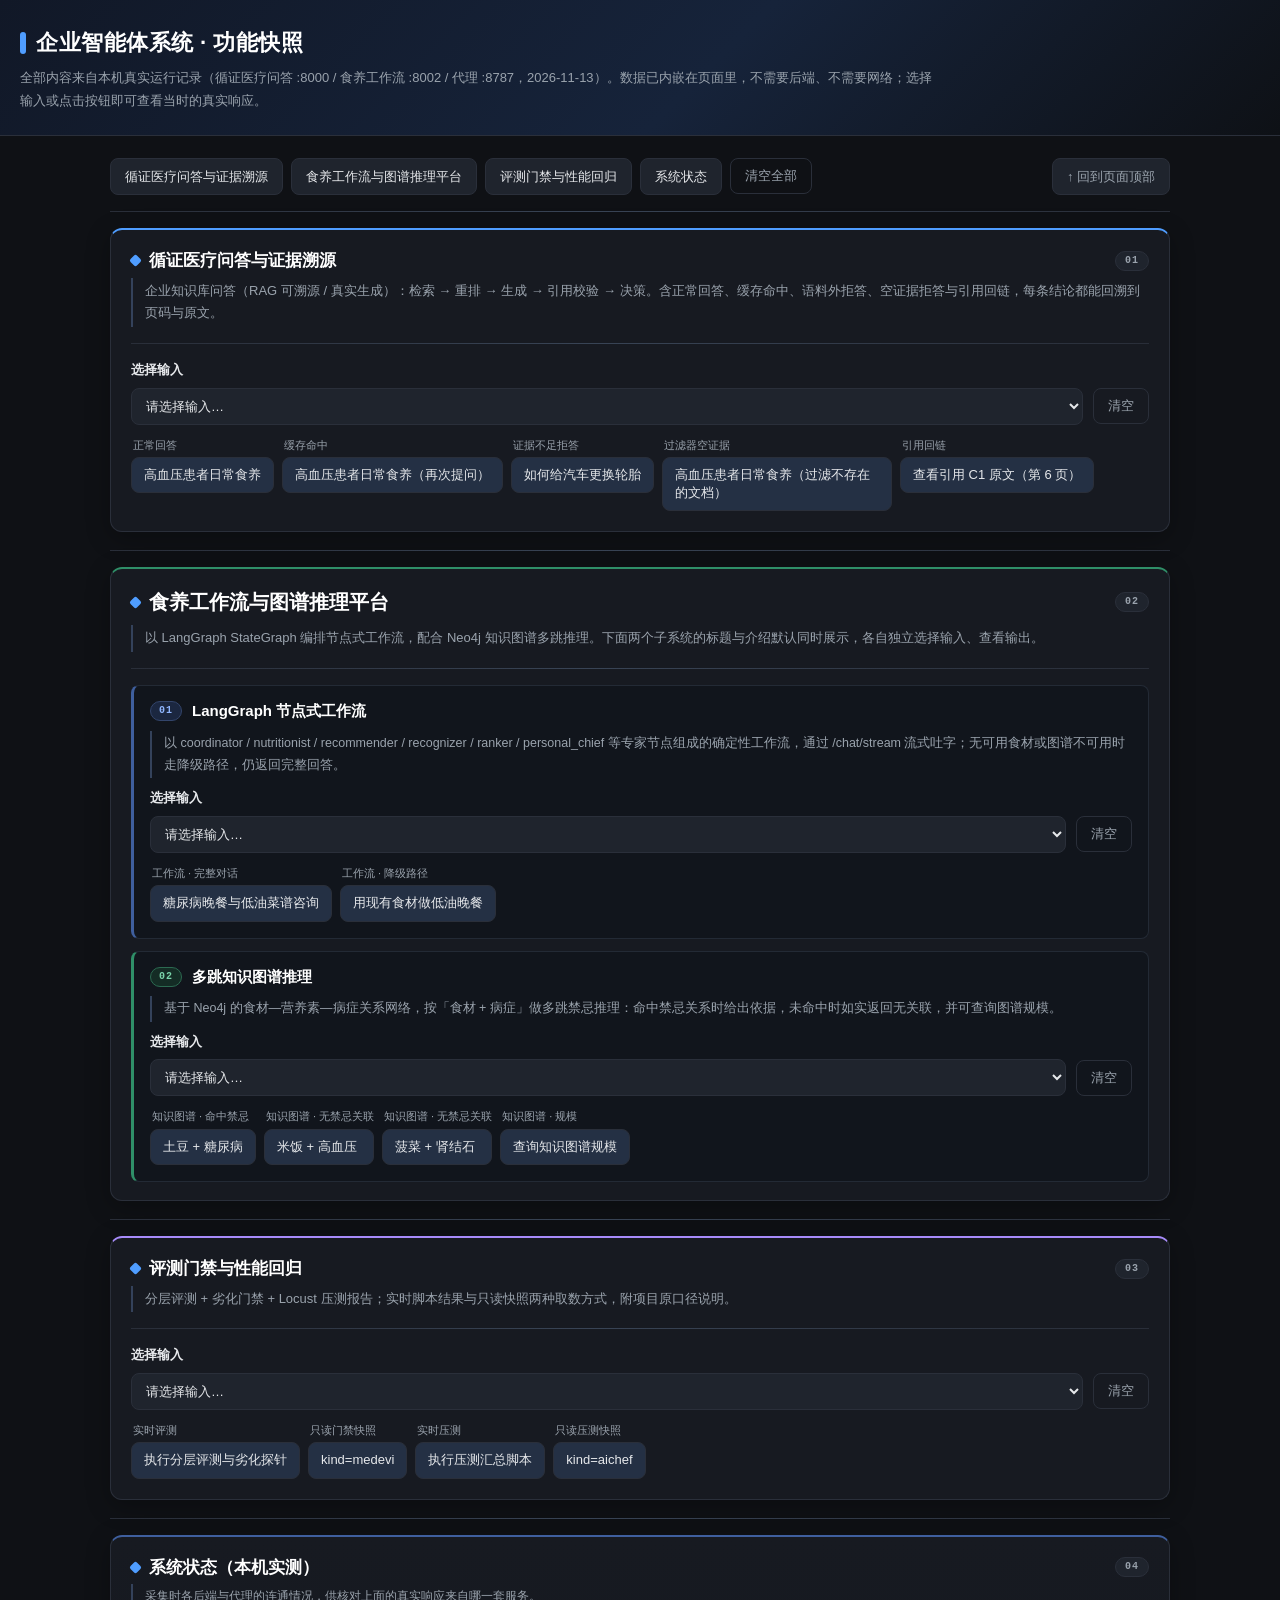
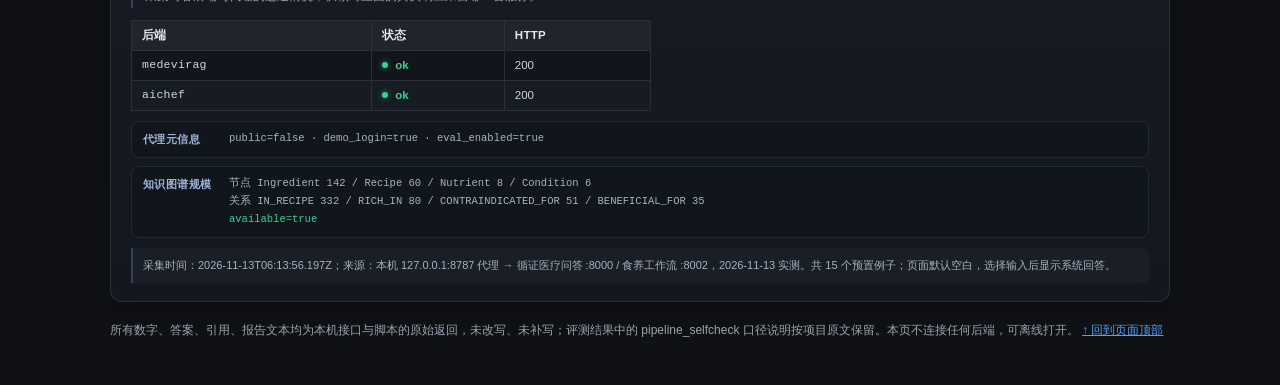
<file: index.html>
<!doctype html>
<html lang="zh-CN">
<head>
<meta charset="utf-8">
<meta name="viewport" content="width=device-width,initial-scale=1">
<title>企业智能体系统 · 功能快照</title>
<link rel="stylesheet" href="real.css">
</head>
<body id="top">
<header>
<h1>企业智能体系统 · 功能快照</h1>
<p>全部内容来自本机真实运行记录（循证医疗问答 :8000 / 食养工作流 :8002 / 代理 :8787，2026-11-13）。数据已内嵌在页面里，不需要后端、不需要网络；选择输入或点击按钮即可查看当时的真实响应。</p>
</header>
<div class="wrap">
<div class="nav">
<a href="#medevi">循证医疗问答与证据溯源</a>
<a href="#aichef">食养工作流与图谱推理平台</a>
<a href="#eval">评测门禁与性能回归</a>
<a href="#status">系统状态</a>
<button type="button" class="clear" id="clear-all">清空全部</button>
<a class="back" href="#top">↑ 回到页面顶部</a>
</div>
<hr class="sep">
<section class="card proj" id="medevi">
<h2>循证医疗问答与证据溯源<span class="card-no">01</span></h2>
<p class="lead">企业知识库问答（RAG 可溯源 / 真实生成）：检索 → 重排 → 生成 → 引用校验 → 决策。含正常回答、缓存命中、语料外拒答、空证据拒答与引用回链，每条结论都能回溯到页码与原文。</p>
<hr class="sep">
<label>选择输入</label>
<div class="select-row"><select id="sel-medevi"></select><button type="button" class="clear" id="clear-medevi">清空</button></div>
<div class="chips" id="chips-medevi"></div>
<div class="out" id="out-medevi"></div>
</section>
<hr class="sep">
<section class="proj-wrap" id="aichef">
<h2 class="proj-title">食养工作流与图谱推理平台<span class="card-no">02</span></h2>
<p class="lead">以 LangGraph StateGraph 编排节点式工作流，配合 Neo4j 知识图谱多跳推理。下面两个子系统的标题与介绍默认同时展示，各自独立选择输入、查看输出。</p>
<hr class="sep">
<section class="sub-card" id="workflow">
<h3><span class="sub-no">01</span>LangGraph 节点式工作流</h3>
<p class="sub-desc">以 coordinator / nutritionist / recommender / recognizer / ranker / personal_chief 等专家节点组成的确定性工作流，通过 /chat/stream 流式吐字；无可用食材或图谱不可用时走降级路径，仍返回完整回答。</p>
<label>选择输入</label>
<div class="select-row"><select id="sel-workflow"></select><button type="button" class="clear" id="clear-workflow">清空</button></div>
<div class="chips" id="chips-workflow"></div>
<div class="out" id="out-workflow"></div>
</section>
<section class="sub-card kg" id="kg">
<h3><span class="sub-no">02</span>多跳知识图谱推理</h3>
<p class="sub-desc">基于 Neo4j 的食材—营养素—病症关系网络，按「食材 + 病症」做多跳禁忌推理：命中禁忌关系时给出依据，未命中时如实返回无关联，并可查询图谱规模。</p>
<label>选择输入</label>
<div class="select-row"><select id="sel-kg"></select><button type="button" class="clear" id="clear-kg">清空</button></div>
<div class="chips" id="chips-kg"></div>
<div class="out" id="out-kg"></div>
</section>
</section>
<hr class="sep">
<section class="card proj" id="eval">
<h2>评测门禁与性能回归<span class="card-no">03</span></h2>
<p class="lead">分层评测 + 劣化门禁 + Locust 压测报告；实时脚本结果与只读快照两种取数方式，附项目原口径说明。</p>
<hr class="sep">
<label>选择输入</label>
<div class="select-row"><select id="sel-eval"></select><button type="button" class="clear" id="clear-eval">清空</button></div>
<div class="chips" id="chips-eval"></div>
<div class="out" id="out-eval"></div>
</section>
<hr class="sep">
<section class="card status-card" id="status">
<h2>系统状态（本机实测）<span class="card-no">04</span></h2>
<p class="lead">采集时各后端与代理的连通情况，供核对上面的真实响应来自哪一套服务。</p>
<table class="tbl"><thead><tr><th>后端</th><th>状态</th><th>HTTP</th></tr></thead><tbody>
<tr><td>medevirag</td><td>ok</td><td>200</td></tr>
<tr><td>aichef</td><td>ok</td><td>200</td></tr>
</tbody></table>
<div class="status-meta"><span class="sm-k">代理元信息</span><span class="sm-v">public=false · demo_login=true · eval_enabled=true</span></div>
<div class="status-meta"><span class="sm-k">知识图谱规模</span><span class="sm-v">节点 Ingredient 142 / Recipe 60 / Nutrient 8 / Condition 6<br>关系 IN_RECIPE 332 / RICH_IN 80 / CONTRAINDICATED_FOR 51 / BENEFICIAL_FOR 35<br><span class="sm-ok">available=true</span></span></div>
<div class="note">采集时间：2026-11-13T06:13:56.197Z；来源：本机 127.0.0.1:8787 代理 → 循证医疗问答 :8000 / 食养工作流 :8002，2026-11-13 实测。共 15 个预置例子；页面默认空白，选择输入后显示系统回答。</div>
</section>
<div class="footnote">所有数字、答案、引用、报告文本均为本机接口与脚本的原始返回，未改写、未补写；评测结果中的 pipeline_selfcheck 口径说明按项目原文保留。本页不连接任何后端，可离线打开。 <a href="#top">↑ 回到页面顶部</a></div>
</div>
<script>
const DATA = {"p1":[{"key":"p1_answer","g":"p1","title":"① 正常回答：高血压患者日常饮食","input":"{\"question\":\"高血压患者日常饮食需要注意什么\",\"top_k\":10}","endpoint":"POST /api/medevirag/v1/ask","note":"真实生成 provider 返回带编号引用的中文答案；引用编号与检索证据块一一对应。","badges":[{"k":"状态","v":"answered","cls":"ok"},{"k":"缓存","v":"miss_answer","cls":""},{"k":"置信度","v":"0.7554","cls":""},{"k":"生成耗时","v":"6528 ms","cls":""},{"k":"引用","v":"3 条","cls":"ok"}],"sections":[{"t":"系统回答（真实输出）","k":"text","v":"高血压患者日常食养应遵循减钠增钾、饮食清淡，合理膳食、科学食养，吃动平衡、健康体重，戒烟限酒、心理平衡，监测血压、自我管理五条原则[C1]。\n每人每日食盐摄入量应逐步降至5g以下，并增加新鲜蔬菜、水果和豆类等富钾食物摄入[C1]。\n应少吃含高脂肪、高胆固醇的食物，所有高血压患者均应限制来源于各类食物的钠盐摄入[C1]。\n肾功能良好者可选择高钾低钠盐，但不建议服用钾补充剂（包括药物）来降低血压，肾功能不全者补钾前应咨询医生[C1]。\n中医食养可针对不同证型辨证施膳，如肝火上炎证饮食以清淡为主、平肝潜阳[C3]。\n此外应不吸烟、彻底戒烟，不饮或限制饮酒，并定期监测血压、遵医嘱进行生活方式干预和自我管理[C6]。"},{"t":"引用明细","k":"citations","v":[{"chunk_id":"1031_101719_234#三、#c07","doc_id":"1031_101719_234","doc_title":"成人高血压食养指南 （2023 年版）","section_path":["（2023 年版）","三、 食养原则和建议"],"page":6,"quote":"对高血压患者的日常食养提出5 条原则和建议。包括：1.减\n\n钠增钾，饮食清淡。2.合理膳食，科学食养。3.吃动平衡，\n\n健康体重。4.戒烟限酒，心理平衡。5.监测血压，自我管理。\n\n(一) 减钠增钾，饮食清淡。\n\n每人每日食盐摄入量逐步降至5g 以下；增加富钾食物\n\n摄入。清淡饮食，少吃含高脂肪、高胆固醇的食物。\n\n钠盐摄入过多可增加高血压风险。我国居民膳食中75%\n\n以上的钠来自于家庭烹调盐，其次为高盐调味品。随着膳食\n\n模式的改变，加工食品也成为重要的钠盐摄入途径。所有高\n\n血压患者均应采取各种措施，限制来源于各类食物的钠盐摄\n\n入。增加膳食中钾摄入量可降低血压。建议增加富钾食物（如新鲜蔬","url":"medevirag://doc/1031_101719_234?page=6&bbox=90.0,164.7,513.4,726.4","evidence_level":"unknown"},{"chunk_id":"1031_101719_234#三、#c10","doc_id":"1031_101719_234","doc_title":"成人高血压食养指南 （2023 年版）","section_path":["（2023 年版）","三、 食养原则和建议"],"page":8,"quote":"2.科学食养。饮食贵在“不伤其脏腑”，采取有效合理\n\n的中医食养对高血压有辅助预防和改善的作用。“辨证施膳”\n\n“辨体施膳”是中医食养的基本原则，应针对高血压的不同\n\n证型给予相应的饮食。\n\n肝火上炎证：饮食以清淡为主，平肝潜阳。\n\n痰湿内阻证：饮食以清淡易消化、少食多餐为主，健脾\n\n运湿。\n\n瘀血内阻证：饮食以清淡、温平为主，活血通络。\n\n阴虚阳亢证：饮食以清淡、养阴生津为主，滋阴潜阳。\n\n肾精不足证：饮食以偏温补为主，补益肝肾。\n\n气血两虚证：饮食以少食多餐、细软滋补为主，补益气\n\n血。\n\n冲任失调证：饮食以清淡、富含营养为主，调和冲任。\n\n(三) 吃动平衡，健康体重。\n\n推荐将体重维持在","url":"medevirag://doc/1031_101719_234?page=8&bbox=90.0,136.8,513.5,712.7","evidence_level":"unknown"},{"chunk_id":"1031_101719_234#18.5#c12","doc_id":"1031_101719_234","doc_title":"成人高血压食养指南 （2023 年版）","section_path":["（2023 年版）","18.5 ~23.9kg/m"],"page":9,"quote":"血压水平。建议非高血压人群（为降低高血压发生风险）或\n\n高血压患者（为降低血压），除日常活动外，应有每周4～7\n\n天、每天累计30～60 分钟的中等强度身体活动。\n\n(四) 戒烟限酒，心理平衡。\n\n不吸烟，彻底戒烟，避免被动吸烟。戒烟可降低心血管\n\n疾病风险，强烈建议高血压患者戒烟。\n\n不饮或限制饮酒。即使少量饮酒也会对健康造成不良影\n\n响。过量饮酒显著增加高血压的发病风险，且其风险随着饮\n\n酒量的增加而增加。建议高血压患者不饮酒，饮酒者尽量戒\n\n酒。\n\n减轻精神压力，保持心理平衡。精神紧张可激活交感神\n\n经从而使血压升高，高血压患者应进行压力管理，可进行认\n\n知行为干预，如必要可到专业医疗机","url":"medevirag://doc/1031_101719_234?page=9&bbox=90.0,220.8,513.0,740.8","evidence_level":"unknown"}]},{"t":"链路耗时","k":"kv","v":{"cache":"miss_answer","retrieval_ms":247,"rerank_ms":8,"generation_ms":6528,"total_ms":6790,"trace_id":"72523fb1b03d463c"}},{"t":"各节点耗时（ms）","k":"kv","v":{"route":0,"rewrite":0,"retrieve":247,"filter":0,"rerank":8,"generate":6528,"verify":0,"decide":0}},{"t":"免责声明","k":"text","v":"本回答仅供技术验证，不构成诊疗建议。"},{"t":"原始响应","k":"json","v":{"trace":{"trace_id":"72523fb1b03d463c","cache":"miss_answer","retrieval_ms":247,"rerank_ms":8,"generation_ms":6528,"total_ms":6790,"nodes":{"route":0,"rewrite":0,"retrieve":247,"filter":0,"rerank":8,"generate":6528,"verify":0,"decide":0}},"status":"answered","answer":"高血压患者日常食养应遵循减钠增钾、饮食清淡，合理膳食、科学食养，吃动平衡、健康体重，戒烟限酒、心理平衡，监测血压、自我管理五条原则[C1]。\n每人每日食盐摄入量应逐步降至5g以下，并增加新鲜蔬菜、水果和豆类等富钾食物摄入[C1]。\n应少吃含高脂肪、高胆固醇的食物，所有高血压患者均应限制来源于各类食物的钠盐摄入[C1]。\n肾功能良好者可选择高钾低钠盐，但不建议服用钾补充剂（包括药物）来降低血压，肾功能不全者补钾前应咨询医生[C1]。\n中医食养可针对不同证型辨证施膳，如肝火上炎证饮食以清淡为主、平肝潜阳[C3]。\n此外应不吸烟、彻底戒烟，不饮或限制饮酒，并定期监测血压、遵医嘱进行生活方式干预和自我管理[C6]。","citations":[{"chunk_id":"1031_101719_234#三、#c07","doc_id":"1031_101719_234","doc_title":"成人高血压食养指南 （2023 年版）","section_path":["（2023 年版）","三、 食养原则和建议"],"page":6,"quote":"对高血压患者的日常食养提出5 条原则和建议。包括：1.减\n\n钠增钾，饮食清淡。2.合理膳食，科学食养。3.吃动平衡，\n\n健康体重。4.戒烟限酒，心理平衡。5.监测血压，自我管理。\n\n(一) 减钠增钾，饮食清淡。\n\n每人每日食盐摄入量逐步降至5g 以下；增加富钾食物\n\n摄入。清淡饮食，少吃含高脂肪、高胆固醇的食物。\n\n钠盐摄入过多可增加高血压风险。我国居民膳食中75%\n\n以上的钠来自于家庭烹调盐，其次为高盐调味品。随着膳食\n\n模式的改变，加工食品也成为重要的钠盐摄入途径。所有高\n\n血压患者均应采取各种措施，限制来源于各类食物的钠盐摄\n\n入。增加膳食中钾摄入量可降低血压。建议增加富钾食物（如新鲜蔬","url":"medevirag://doc/1031_101719_234?page=6&bbox=90.0,164.7,513.4,726.4","evidence_level":"unknown"},{"chunk_id":"1031_101719_234#三、#c10","doc_id":"1031_101719_234","doc_title":"成人高血压食养指南 （2023 年版）","section_path":["（2023 年版）","三、 食养原则和建议"],"page":8,"quote":"2.科学食养。饮食贵在“不伤其脏腑”，采取有效合理\n\n的中医食养对高血压有辅助预防和改善的作用。“辨证施膳”\n\n“辨体施膳”是中医食养的基本原则，应针对高血压的不同\n\n证型给予相应的饮食。\n\n肝火上炎证：饮食以清淡为主，平肝潜阳。\n\n痰湿内阻证：饮食以清淡易消化、少食多餐为主，健脾\n\n运湿。\n\n瘀血内阻证：饮食以清淡、温平为主，活血通络。\n\n阴虚阳亢证：饮食以清淡、养阴生津为主，滋阴潜阳。\n\n肾精不足证：饮食以偏温补为主，补益肝肾。\n\n气血两虚证：饮食以少食多餐、细软滋补为主，补益气\n\n血。\n\n冲任失调证：饮食以清淡、富含营养为主，调和冲任。\n\n(三) 吃动平衡，健康体重。\n\n推荐将体重维持在","url":"medevirag://doc/1031_101719_234?page=8&bbox=90.0,136.8,513.5,712.7","evidence_level":"unknown"},{"chunk_id":"1031_101719_234#18.5#c12","doc_id":"1031_101719_234","doc_title":"成人高血压食养指南 （2023 年版）","section_path":["（2023 年版）","18.5 ~23.9kg/m"],"page":9,"quote":"血压水平。建议非高血压人群（为降低高血压发生风险）或\n\n高血压患者（为降低血压），除日常活动外，应有每周4～7\n\n天、每天累计30～60 分钟的中等强度身体活动。\n\n(四) 戒烟限酒，心理平衡。\n\n不吸烟，彻底戒烟，避免被动吸烟。戒烟可降低心血管\n\n疾病风险，强烈建议高血压患者戒烟。\n\n不饮或限制饮酒。即使少量饮酒也会对健康造成不良影\n\n响。过量饮酒显著增加高血压的发病风险，且其风险随着饮\n\n酒量的增加而增加。建议高血压患者不饮酒，饮酒者尽量戒\n\n酒。\n\n减轻精神压力，保持心理平衡。精神紧张可激活交感神\n\n经从而使血压升高，高血压患者应进行压力管理，可进行认\n\n知行为干预，如必要可到专业医疗机","url":"medevirag://doc/1031_101719_234?page=9&bbox=90.0,220.8,513.0,740.8","evidence_level":"unknown"}],"confidence":0.7554,"refusal_reason":null,"disclaimer":"本回答仅供技术验证，不构成诊疗建议。"}}],"http":200,"ms":6795},{"key":"p1_cache","g":"p1","title":"② 同一问题再问：缓存命中","input":"{\"question\":\"高血压患者日常饮食需要注意什么\",\"top_k\":10}（第二次请求）","endpoint":"POST /api/medevirag/v1/ask","note":"答案级缓存命中，generation_ms 与 total_ms 归零，直接复用上次的答案与引用。","badges":[{"k":"状态","v":"answered","cls":"ok"},{"k":"缓存","v":"hit","cls":"ok"},{"k":"生成耗时","v":"0 ms","cls":""},{"k":"引用","v":"3 条","cls":""}],"sections":[{"t":"系统回答（真实输出）","k":"text","v":"高血压患者日常食养应遵循减钠增钾、饮食清淡，合理膳食、科学食养，吃动平衡、健康体重，戒烟限酒、心理平衡，监测血压、自我管理五条原则[C1]。\n每人每日食盐摄入量应逐步降至5g以下，并增加新鲜蔬菜、水果和豆类等富钾食物摄入[C1]。\n应少吃含高脂肪、高胆固醇的食物，所有高血压患者均应限制来源于各类食物的钠盐摄入[C1]。\n肾功能良好者可选择高钾低钠盐，但不建议服用钾补充剂（包括药物）来降低血压，肾功能不全者补钾前应咨询医生[C1]。\n中医食养可针对不同证型辨证施膳，如肝火上炎证饮食以清淡为主、平肝潜阳[C3]。\n此外应不吸烟、彻底戒烟，不饮或限制饮酒，并定期监测血压、遵医嘱进行生活方式干预和自我管理[C6]。"},{"t":"引用明细","k":"citations","v":[{"chunk_id":"1031_101719_234#三、#c07","doc_id":"1031_101719_234","doc_title":"成人高血压食养指南 （2023 年版）","section_path":["（2023 年版）","三、 食养原则和建议"],"page":6,"quote":"对高血压患者的日常食养提出5 条原则和建议。包括：1.减\n\n钠增钾，饮食清淡。2.合理膳食，科学食养。3.吃动平衡，\n\n健康体重。4.戒烟限酒，心理平衡。5.监测血压，自我管理。\n\n(一) 减钠增钾，饮食清淡。\n\n每人每日食盐摄入量逐步降至5g 以下；增加富钾食物\n\n摄入。清淡饮食，少吃含高脂肪、高胆固醇的食物。\n\n钠盐摄入过多可增加高血压风险。我国居民膳食中75%\n\n以上的钠来自于家庭烹调盐，其次为高盐调味品。随着膳食\n\n模式的改变，加工食品也成为重要的钠盐摄入途径。所有高\n\n血压患者均应采取各种措施，限制来源于各类食物的钠盐摄\n\n入。增加膳食中钾摄入量可降低血压。建议增加富钾食物（如新鲜蔬","url":"medevirag://doc/1031_101719_234?page=6&bbox=90.0,164.7,513.4,726.4","evidence_level":"unknown"},{"chunk_id":"1031_101719_234#三、#c10","doc_id":"1031_101719_234","doc_title":"成人高血压食养指南 （2023 年版）","section_path":["（2023 年版）","三、 食养原则和建议"],"page":8,"quote":"2.科学食养。饮食贵在“不伤其脏腑”，采取有效合理\n\n的中医食养对高血压有辅助预防和改善的作用。“辨证施膳”\n\n“辨体施膳”是中医食养的基本原则，应针对高血压的不同\n\n证型给予相应的饮食。\n\n肝火上炎证：饮食以清淡为主，平肝潜阳。\n\n痰湿内阻证：饮食以清淡易消化、少食多餐为主，健脾\n\n运湿。\n\n瘀血内阻证：饮食以清淡、温平为主，活血通络。\n\n阴虚阳亢证：饮食以清淡、养阴生津为主，滋阴潜阳。\n\n肾精不足证：饮食以偏温补为主，补益肝肾。\n\n气血两虚证：饮食以少食多餐、细软滋补为主，补益气\n\n血。\n\n冲任失调证：饮食以清淡、富含营养为主，调和冲任。\n\n(三) 吃动平衡，健康体重。\n\n推荐将体重维持在","url":"medevirag://doc/1031_101719_234?page=8&bbox=90.0,136.8,513.5,712.7","evidence_level":"unknown"},{"chunk_id":"1031_101719_234#18.5#c12","doc_id":"1031_101719_234","doc_title":"成人高血压食养指南 （2023 年版）","section_path":["（2023 年版）","18.5 ~23.9kg/m"],"page":9,"quote":"血压水平。建议非高血压人群（为降低高血压发生风险）或\n\n高血压患者（为降低血压），除日常活动外，应有每周4～7\n\n天、每天累计30～60 分钟的中等强度身体活动。\n\n(四) 戒烟限酒，心理平衡。\n\n不吸烟，彻底戒烟，避免被动吸烟。戒烟可降低心血管\n\n疾病风险，强烈建议高血压患者戒烟。\n\n不饮或限制饮酒。即使少量饮酒也会对健康造成不良影\n\n响。过量饮酒显著增加高血压的发病风险，且其风险随着饮\n\n酒量的增加而增加。建议高血压患者不饮酒，饮酒者尽量戒\n\n酒。\n\n减轻精神压力，保持心理平衡。精神紧张可激活交感神\n\n经从而使血压升高，高血压患者应进行压力管理，可进行认\n\n知行为干预，如必要可到专业医疗机","url":"medevirag://doc/1031_101719_234?page=9&bbox=90.0,220.8,513.0,740.8","evidence_level":"unknown"}]},{"t":"链路耗时","k":"kv","v":{"cache":"hit","retrieval_ms":0,"rerank_ms":0,"generation_ms":0,"total_ms":0,"trace_id":"56a750b0bb144698"}},{"t":"各节点耗时（ms）","k":"kv","v":{}},{"t":"免责声明","k":"text","v":"本回答仅供技术验证，不构成诊疗建议。"},{"t":"原始响应","k":"json","v":{"trace":{"trace_id":"56a750b0bb144698","cache":"hit","retrieval_ms":0,"rerank_ms":0,"generation_ms":0,"total_ms":0,"nodes":{}},"status":"answered","answer":"高血压患者日常食养应遵循减钠增钾、饮食清淡，合理膳食、科学食养，吃动平衡、健康体重，戒烟限酒、心理平衡，监测血压、自我管理五条原则[C1]。\n每人每日食盐摄入量应逐步降至5g以下，并增加新鲜蔬菜、水果和豆类等富钾食物摄入[C1]。\n应少吃含高脂肪、高胆固醇的食物，所有高血压患者均应限制来源于各类食物的钠盐摄入[C1]。\n肾功能良好者可选择高钾低钠盐，但不建议服用钾补充剂（包括药物）来降低血压，肾功能不全者补钾前应咨询医生[C1]。\n中医食养可针对不同证型辨证施膳，如肝火上炎证饮食以清淡为主、平肝潜阳[C3]。\n此外应不吸烟、彻底戒烟，不饮或限制饮酒，并定期监测血压、遵医嘱进行生活方式干预和自我管理[C6]。","citations":[{"chunk_id":"1031_101719_234#三、#c07","doc_id":"1031_101719_234","doc_title":"成人高血压食养指南 （2023 年版）","section_path":["（2023 年版）","三、 食养原则和建议"],"page":6,"quote":"对高血压患者的日常食养提出5 条原则和建议。包括：1.减\n\n钠增钾，饮食清淡。2.合理膳食，科学食养。3.吃动平衡，\n\n健康体重。4.戒烟限酒，心理平衡。5.监测血压，自我管理。\n\n(一) 减钠增钾，饮食清淡。\n\n每人每日食盐摄入量逐步降至5g 以下；增加富钾食物\n\n摄入。清淡饮食，少吃含高脂肪、高胆固醇的食物。\n\n钠盐摄入过多可增加高血压风险。我国居民膳食中75%\n\n以上的钠来自于家庭烹调盐，其次为高盐调味品。随着膳食\n\n模式的改变，加工食品也成为重要的钠盐摄入途径。所有高\n\n血压患者均应采取各种措施，限制来源于各类食物的钠盐摄\n\n入。增加膳食中钾摄入量可降低血压。建议增加富钾食物（如新鲜蔬","url":"medevirag://doc/1031_101719_234?page=6&bbox=90.0,164.7,513.4,726.4","evidence_level":"unknown"},{"chunk_id":"1031_101719_234#三、#c10","doc_id":"1031_101719_234","doc_title":"成人高血压食养指南 （2023 年版）","section_path":["（2023 年版）","三、 食养原则和建议"],"page":8,"quote":"2.科学食养。饮食贵在“不伤其脏腑”，采取有效合理\n\n的中医食养对高血压有辅助预防和改善的作用。“辨证施膳”\n\n“辨体施膳”是中医食养的基本原则，应针对高血压的不同\n\n证型给予相应的饮食。\n\n肝火上炎证：饮食以清淡为主，平肝潜阳。\n\n痰湿内阻证：饮食以清淡易消化、少食多餐为主，健脾\n\n运湿。\n\n瘀血内阻证：饮食以清淡、温平为主，活血通络。\n\n阴虚阳亢证：饮食以清淡、养阴生津为主，滋阴潜阳。\n\n肾精不足证：饮食以偏温补为主，补益肝肾。\n\n气血两虚证：饮食以少食多餐、细软滋补为主，补益气\n\n血。\n\n冲任失调证：饮食以清淡、富含营养为主，调和冲任。\n\n(三) 吃动平衡，健康体重。\n\n推荐将体重维持在","url":"medevirag://doc/1031_101719_234?page=8&bbox=90.0,136.8,513.5,712.7","evidence_level":"unknown"},{"chunk_id":"1031_101719_234#18.5#c12","doc_id":"1031_101719_234","doc_title":"成人高血压食养指南 （2023 年版）","section_path":["（2023 年版）","18.5 ~23.9kg/m"],"page":9,"quote":"血压水平。建议非高血压人群（为降低高血压发生风险）或\n\n高血压患者（为降低血压），除日常活动外，应有每周4～7\n\n天、每天累计30～60 分钟的中等强度身体活动。\n\n(四) 戒烟限酒，心理平衡。\n\n不吸烟，彻底戒烟，避免被动吸烟。戒烟可降低心血管\n\n疾病风险，强烈建议高血压患者戒烟。\n\n不饮或限制饮酒。即使少量饮酒也会对健康造成不良影\n\n响。过量饮酒显著增加高血压的发病风险，且其风险随着饮\n\n酒量的增加而增加。建议高血压患者不饮酒，饮酒者尽量戒\n\n酒。\n\n减轻精神压力，保持心理平衡。精神紧张可激活交感神\n\n经从而使血压升高，高血压患者应进行压力管理，可进行认\n\n知行为干预，如必要可到专业医疗机","url":"medevirag://doc/1031_101719_234?page=9&bbox=90.0,220.8,513.0,740.8","evidence_level":"unknown"}],"confidence":0.7554,"refusal_reason":null,"disclaimer":"本回答仅供技术验证，不构成诊疗建议。"}}],"http":200,"ms":21},{"key":"p1_outofscope","g":"p1","title":"③ 语料外问题：证据不足拒答","input":"{\"question\":\"如何给汽车更换轮胎\",\"top_k\":10}","endpoint":"POST /api/medevirag/v1/ask","note":"本地语料没有可引用证据，系统拒答而不编造结论，并给出检索建议。","badges":[{"k":"状态","v":"refused","cls":"bad"},{"k":"拒答原因","v":"uncovered_topic","cls":"bad"},{"k":"置信度","v":"0","cls":""},{"k":"引用","v":"0 条","cls":""}],"sections":[{"t":"系统回答（真实输出）","k":"text","v":"我查了本地语料，没有找到能支撑这个问题的指南或文献原文。语料没覆盖不等于临床上没有答案，只说明我这套系统没有可引用的证据，因此我不给结论。\n建议：在中华医学会各专科分会指南库、或 UpToDate / DynaMed 检索该主题；若是罕见病，可考虑到罕见病诊疗协作网医院就诊。\n以上内容仅供技术验证与学习参考，不构成诊疗建议；任何用药与治疗决定请咨询执业医师。"},{"t":"链路耗时","k":"kv","v":{"cache":"miss_answer","retrieval_ms":167,"rerank_ms":8,"generation_ms":1742,"total_ms":1924,"trace_id":"201b262e20b84ccf"}},{"t":"各节点耗时（ms）","k":"kv","v":{"route":0,"rewrite":0,"retrieve":167,"filter":0,"rerank":8,"generate":1742,"verify":0,"decide":0}},{"t":"免责声明","k":"text","v":"本回答仅供技术验证，不构成诊疗建议。"},{"t":"原始响应","k":"json","v":{"trace":{"trace_id":"201b262e20b84ccf","cache":"miss_answer","retrieval_ms":167,"rerank_ms":8,"generation_ms":1742,"total_ms":1924,"nodes":{"route":0,"rewrite":0,"retrieve":167,"filter":0,"rerank":8,"generate":1742,"verify":0,"decide":0}},"status":"refused","answer":"我查了本地语料，没有找到能支撑这个问题的指南或文献原文。语料没覆盖不等于临床上没有答案，只说明我这套系统没有可引用的证据，因此我不给结论。\n建议：在中华医学会各专科分会指南库、或 UpToDate / DynaMed 检索该主题；若是罕见病，可考虑到罕见病诊疗协作网医院就诊。\n以上内容仅供技术验证与学习参考，不构成诊疗建议；任何用药与治疗决定请咨询执业医师。","citations":[],"confidence":0,"refusal_reason":"uncovered_topic","disclaimer":"本回答仅供技术验证，不构成诊疗建议。"}}],"http":200,"ms":1941},{"key":"p1_empty_evidence","g":"p1","title":"④ 过滤器命中空证据：拒答","input":"{\"question\":\"高血压患者日常饮食需要注意什么\",\"top_k\":10,\"filters\":{\"doc_id\":\"__no_such_doc__\"}}","endpoint":"POST /api/medevirag/v1/ask","note":"检索被过滤到零条证据，生成前即走拒答路径，展示证据门禁的兜底行为。","badges":[{"k":"状态","v":"refused","cls":"bad"},{"k":"拒答原因","v":"uncovered_topic","cls":"bad"},{"k":"置信度","v":"0","cls":""},{"k":"引用","v":"0 条","cls":""}],"sections":[{"t":"系统回答（真实输出）","k":"text","v":"我查了本地语料，没有找到能支撑这个问题的指南或文献原文。语料没覆盖不等于临床上没有答案，只说明我这套系统没有可引用的证据，因此我不给结论。\n建议：在中华医学会各专科分会指南库、或 UpToDate / DynaMed 检索该主题；若是罕见病，可考虑到罕见病诊疗协作网医院就诊。\n以上内容仅供技术验证与学习参考，不构成诊疗建议；任何用药与治疗决定请咨询执业医师。"},{"t":"链路耗时","k":"kv","v":{"cache":"miss_answer","retrieval_ms":128,"rerank_ms":6,"generation_ms":1736,"total_ms":1877,"trace_id":"c639bbe5b4474e54"}},{"t":"各节点耗时（ms）","k":"kv","v":{"route":0,"rewrite":0,"retrieve":128,"filter":0,"rerank":6,"generate":1736,"verify":0,"decide":0}},{"t":"免责声明","k":"text","v":"本回答仅供技术验证，不构成诊疗建议。"},{"t":"原始响应","k":"json","v":{"trace":{"trace_id":"c639bbe5b4474e54","cache":"miss_answer","retrieval_ms":128,"rerank_ms":6,"generation_ms":1736,"total_ms":1877,"nodes":{"route":0,"rewrite":0,"retrieve":128,"filter":0,"rerank":6,"generate":1736,"verify":0,"decide":0}},"status":"refused","answer":"我查了本地语料，没有找到能支撑这个问题的指南或文献原文。语料没覆盖不等于临床上没有答案，只说明我这套系统没有可引用的证据，因此我不给结论。\n建议：在中华医学会各专科分会指南库、或 UpToDate / DynaMed 检索该主题；若是罕见病，可考虑到罕见病诊疗协作网医院就诊。\n以上内容仅供技术验证与学习参考，不构成诊疗建议；任何用药与治疗决定请咨询执业医师。","citations":[],"confidence":0,"refusal_reason":"uncovered_topic","disclaimer":"本回答仅供技术验证，不构成诊疗建议。"}}],"http":200,"ms":1893},{"key":"p1_citation","g":"p1","title":"⑤ 引用回链：查看原文与页码","input":"chunk_id=\"1031_101719_234#三、#c07\"","endpoint":"GET /api/medevirag/v1/citations/{chunk_id}","note":"点引用编号即回链到原文块：文档、章节路径、页码、bbox 定位与证据等级。","badges":[{"k":"文档","v":"成人高血压食养指南 （2023 年版）","cls":""},{"k":"页码","v":"6–6","cls":""},{"k":"块类型","v":"recommendation","cls":""},{"k":"证据等级","v":"unknown","cls":""}],"sections":[{"t":"上下文标题","k":"text","v":"《成人高血压食养指南 （2023 年版）》 > 三、 食养原则和建议"},{"t":"原文全文","k":"text","v":"对高血压患者的日常食养提出5 条原则和建议。包括：1.减\n\n钠增钾，饮食清淡。2.合理膳食，科学食养。3.吃动平衡，\n\n健康体重。4.戒烟限酒，心理平衡。5.监测血压，自我管理。\n\n(一) 减钠增钾，饮食清淡。\n\n每人每日食盐摄入量逐步降至5g 以下；增加富钾食物\n\n摄入。清淡饮食，少吃含高脂肪、高胆固醇的食物。\n\n钠盐摄入过多可增加高血压风险。我国居民膳食中75%\n\n以上的钠来自于家庭烹调盐，其次为高盐调味品。随着膳食\n\n模式的改变，加工食品也成为重要的钠盐摄入途径。所有高\n\n血压患者均应采取各种措施，限制来源于各类食物的钠盐摄\n\n入。增加膳食中钾摄入量可降低血压。建议增加富钾食物（如新鲜蔬菜、水果和豆类等）的摄入量；肾功能良好者可选择高钾低钠盐。不建议服用钾补充剂（包括药物）来降低血压。肾功能不全者补钾前应咨询医生。"},{"t":"元数据","k":"kv","v":{"doc_title":"成人高血压食养指南 （2023 年版）","chunk_type":"recommendation","section_path":"（2023 年版） / 三、 食养原则和建议","page_start":6,"page_end":6,"evidence_level":"unknown","rec_strength":"unknown"}},{"t":"定位信息（locator）","k":"json","v":{"page":6,"block_index":6,"bbox":[90,164.7,513.4,726.4]}},{"t":"原始响应","k":"json","v":{"chunk_id":"1031_101719_234#三、#c07","parent_id":"","doc_title":"成人高血压食养指南 （2023 年版）","section_path":["（2023 年版）","三、 食养原则和建议"],"chunk_type":"recommendation","text":"对高血压患者的日常食养提出5 条原则和建议。包括：1.减\n\n钠增钾，饮食清淡。2.合理膳食，科学食养。3.吃动平衡，\n\n健康体重。4.戒烟限酒，心理平衡。5.监测血压，自我管理。\n\n(一) 减钠增钾，饮食清淡。\n\n每人每日食盐摄入量逐步降至5g 以下；增加富钾食物\n\n摄入。清淡饮食，少吃含高脂肪、高胆固醇的食物。\n\n钠盐摄入过多可增加高血压风险。我国居民膳食中75%\n\n以上的钠来自于家庭烹调盐，其次为高盐调味品。随着膳食\n\n模式的改变，加工食品也成为重要的钠盐摄入途径。所有高\n\n血压患者均应采取各种措施，限制来源于各类食物的钠盐摄\n\n入。增加膳食中钾摄入量可降低血压。建议增加富钾食物（如新鲜蔬菜、水果和豆类等）的摄入量；肾功能良好者可选择高钾低钠盐。不建议服用钾补充剂（包括药物）来降低血压。肾功能不全者补钾前应咨询医生。","context_header":"《成人高血压食养指南 （2023 年版）》 > 三、 食养原则和建议","page_start":6,"page_end":6,"locator":{"page":6,"block_index":6,"bbox":[90,164.7,513.4,726.4]},"evidence_level":"unknown","rec_strength":"unknown"}}],"http":200,"ms":4}],"p2":[{"key":"kg_potato_diabetes","g":"p2","title":"① 土豆 + 糖尿病：命中禁忌关联","input":"ingredient=土豆  condition=糖尿病","endpoint":"GET /api/aichef/kg/ask（经代理）","note":"Neo4j 多跳推理命中：GI 值高，返回控量结论、营养成分与受影响菜谱。","badges":[{"k":"判定","v":"建议控制食用量","cls":"warn"},{"k":"图谱可用","v":"true","cls":"ok"}],"sections":[{"t":"判定理由","k":"text","v":"GI值较高，升血糖快，建议控制份量"},{"t":"营养成分","k":"table","v":[{"nutrient":"钾","level":"高","note":"高血压人群友好（促排钠），但肾病患者需限制"},{"nutrient":"碳水","level":"高","note":"燕麦藜麦为低GI优质碳水，精米面土豆红薯为高GI碳水"}]},{"t":"受影响菜谱","k":"table","v":[{"recipe_id":"R010","name":"地三鲜","calories":320},{"recipe_id":"R011","name":"酸辣土豆丝","calories":190}]},{"t":"原始响应","k":"json","v":{"ingredient":"土豆","condition":"糖尿病","verdict":"建议控制食用量","reason":"GI值较高，升血糖快，建议控制份量","nutrients":[{"nutrient":"钾","level":"高","note":"高血压人群友好（促排钠），但肾病患者需限制"},{"nutrient":"碳水","level":"高","note":"燕麦藜麦为低GI优质碳水，精米面土豆红薯为高GI碳水"}],"affected_recipes":[{"recipe_id":"R010","name":"地三鲜","calories":320},{"recipe_id":"R011","name":"酸辣土豆丝","calories":190}],"graph_available":true}}],"http":200,"ms":35},{"key":"kg_rice_hypertension","g":"p2","title":"② 米饭 + 高血压：未发现禁忌关联","input":"ingredient=米饭  condition=高血压","endpoint":"GET /api/aichef/kg/ask（经代理）","note":"图谱有数据、但该组合未收录禁忌边，返回保守提示而非编造结论。","badges":[{"k":"判定","v":"未发现禁忌关联","cls":""},{"k":"图谱可用","v":"true","cls":"ok"}],"sections":[{"t":"判定理由","k":"text","v":"图谱未收录该食材与该状况的关系，请咨询专业营养师"},{"t":"营养成分","k":"table","v":[{"nutrient":"碳水","level":"高","note":"燕麦藜麦为低GI优质碳水，精米面土豆红薯为高GI碳水"}]},{"t":"受影响菜谱","k":"table","v":[{"recipe_id":"R041","name":"扬州炒饭","calories":580}]},{"t":"原始响应","k":"json","v":{"ingredient":"米饭","condition":"高血压","verdict":"未发现禁忌关联","reason":"图谱未收录该食材与该状况的关系，请咨询专业营养师","nutrients":[{"nutrient":"碳水","level":"高","note":"燕麦藜麦为低GI优质碳水，精米面土豆红薯为高GI碳水"}],"affected_recipes":[{"recipe_id":"R041","name":"扬州炒饭","calories":580}],"graph_available":true}}],"http":200,"ms":14},{"key":"kg_spinach_kidney","g":"p2","title":"③ 菠菜 + 肾结石：未发现禁忌关联","input":"ingredient=菠菜  condition=肾结石","endpoint":"GET /api/aichef/kg/ask（经代理）","note":"另一组空关联例子，展示工具在证据不足时的下限行为。","badges":[{"k":"判定","v":"未发现禁忌关联","cls":""},{"k":"图谱可用","v":"true","cls":"ok"}],"sections":[{"t":"判定理由","k":"text","v":"图谱未收录该食材与该状况的关系，请咨询专业营养师"},{"t":"营养成分","k":"table","v":[]},{"t":"受影响菜谱","k":"table","v":[]},{"t":"原始响应","k":"json","v":{"ingredient":"菠菜","condition":"肾结石","verdict":"未发现禁忌关联","reason":"图谱未收录该食材与该状况的关系，请咨询专业营养师","nutrients":[],"affected_recipes":[],"graph_available":true}}],"http":200,"ms":32},{"key":"kg_stats","g":"p2","title":"④ 知识图谱规模","input":"无参数","endpoint":"GET /api/aichef/kg/stats（经代理）","note":"图谱实例统计：节点四类、关系四类，全部来自已连接的 Neo4j。","badges":[{"k":"图谱可用","v":"true","cls":"ok"},{"k":"节点类别","v":"4 类","cls":""},{"k":"关系类别","v":"4 类","cls":""}],"sections":[{"t":"节点统计","k":"table","v":[{"label":"Ingredient","count":142},{"label":"Recipe","count":60},{"label":"Nutrient","count":8},{"label":"Condition","count":6}]},{"t":"关系统计","k":"table","v":[{"type":"IN_RECIPE","count":332},{"type":"RICH_IN","count":80},{"type":"CONTRAINDICATED_FOR","count":51},{"type":"BENEFICIAL_FOR","count":35}]},{"t":"原始响应","k":"json","v":{"nodes":[{"label":"Ingredient","count":142},{"label":"Recipe","count":60},{"label":"Nutrient","count":8},{"label":"Condition","count":6}],"relationships":[{"type":"IN_RECIPE","count":332},{"type":"RICH_IN","count":80},{"type":"CONTRAINDICATED_FOR","count":51},{"type":"BENEFICIAL_FOR","count":35}],"available":true}}],"http":200,"ms":538}],"p3":[{"key":"chat_dinner","g":"p3","title":"① 完整对话：真实流式输出","input":"对话消息：糖尿病晚餐与低油菜谱咨询；接口原始输出见下方","endpoint":"POST /api/aichef/chat/stream（Bearer token）","note":"LangGraph StateGraph 编排的多节点工作流，逐段流式吐出最终中文回答。","badges":[{"k":"HTTP","v":"200","cls":"ok"},{"k":"输出字符","v":"1618","cls":""},{"k":"本机耗时","v":"17929 ms","cls":""}],"sections":[{"t":"流式输出全文（接口原始返回拼接）","k":"text","v":"您好！我是您的 AI 私厨助手。\n\n注意到您本次未提供具体的现有食材，因此我无法基于“冰箱里有什么”来生成定制食谱。不过，既然您提到了**糖尿病饮食管理**的需求，我为您整理了一份通用的、符合低升糖指数（Low GI）原则的晚餐搭配建议及营养依据，供您参考。\n\n## 食材清单\n由于未识别到具体食材，以下为您推荐适合糖尿病人的常备优质食材：\n\n*   **推荐主食**：糙米、燕麦、荞麦、藜麦、红薯（需替代部分主食）。\n    *   *提示*：请选择完整谷物，避免精米白面。\n*   **推荐蛋白质**：鸡胸肉、鱼肉（特别是深海鱼）、豆腐、鸡蛋。\n    *   *提示*：选择低脂高蛋白来源。\n*   **推荐蔬菜**：西兰花、菠菜、芹菜、黄瓜、番茄、苦瓜。\n    *   *提示*：绿叶蔬菜可大量食用，富含膳食纤维有助于延缓血糖上升。\n*   **不可用/慎用提醒**：\n    *   避免含糖饮料、果汁。\n    *   避免高淀粉蔬菜作为单一主食（如土豆泥、煮烂的南瓜），若食用需严格计算碳水总量。\n\n## 营养概览\n*注：因无具体菜品，以下为基于糖尿病晚餐通用标准的估算值*\n\n建议晚餐热量控制在 **400-500 千卡**左右（约占全天1800千卡的25%-30%）。三大营养素比例建议为：碳水化合物 40%-45%，蛋白质 20%-25%，脂肪 30%-35%。重点在于选择低 GI 碳水和高纤维食物，以平稳餐后血糖。\n\n## 推荐菜谱\n以下是三道适合糖尿病人的经典晚餐搭配：\n\n### 1. 清蒸鲈鱼配白灼西兰花\n*   **为什么推荐**：鲈鱼富含优质蛋白和不饱和脂肪酸，对心血管友好；西兰花富含铬元素和纤维，有助于提高胰岛素敏感性。烹饪方式少油少盐，减轻代谢负担。\n*   **主要食材**：鲈鱼片、西兰花、姜丝、少许生抽。\n*   **简要步骤**：\n    1. 鲈鱼抹少许料酒和姜丝，水开后蒸8-10分钟。\n    2. 西兰花焯水断生，捞出沥干。\n    3. 淋上少量蒸鱼豉油或自制低钠酱汁即可。\n*   **热量**：约 350 千卡\n\n### 2. 杂粮饭拌鸡胸肉丁\n*   **为什么推荐**：杂粮（如糙米+黑米）的升糖指数远低于白米饭，能提供更持久的饱腹感并减缓血糖波动。鸡胸肉低脂高蛋白，有助于维持肌肉量。\n*   **主要食材**：熟杂粮饭（1小碗）、鸡胸肉、黄瓜丁、胡萝卜丁。\n*   **简要步骤**：\n    1. 鸡胸肉切丁，用少许黑胡椒和生抽腌制后炒熟或水煮。\n    2. 将熟杂粮饭与鸡肉丁、黄瓜丁、胡萝卜丁混合。\n    3. 可加入少量橄榄油拌匀，增加健康脂肪摄入。\n*   **热量**：约 420 千卡\n\n### 3. 豆腐海带味噌汤配凉拌菠菜\n*   **为什么推荐**：大豆异黄酮和海带中的多糖类物质对调节血糖有益。这道菜水分含量高、热量低，且富含可溶性膳食纤维，能有效延缓糖分吸收。\n*   **主要食材**：嫩豆腐、干海带（泡发）、菠菜、无糖味噌酱。\n*   **简要步骤**：\n    1. 水中放入海带煮出鲜味，加入切块豆腐煮2分钟。\n    2. 关火前溶入少量味噌酱（注意控制钠含量）。\n    3. 菠菜焯水后挤干水分，加少许蒜末和醋凉拌，作为配菜。\n*   **热量**：约 280 千卡\n\n## 小贴士\n结合您的健康管理目标，给您两条实用建议：\n\n1.  **调整进食顺序**：尝试按照“喝汤/水 -> 吃蔬菜 -> 吃蛋白质（肉/蛋/豆）-> 最后吃主食”的顺序进餐。研究表明，这种顺序可以显著降低餐后血糖峰值。\n2.  **关注“隐形糖”与烹饪方式**：尽量避免红烧、糖醋等需要大量加糖的烹饪方式。外出就餐时，注意避开勾芡浓稠的菜肴，因为淀粉勾芡会迅速转化为葡萄糖。\n\n*祝您用餐愉快，血糖平稳！如果有具体食材想要处理，欢迎随时告诉我。*"},{"t":"原始响应","k":"json","v":{"_raw":"您好！我是您的 AI 私厨助手。\n\n注意到您本次未提供具体的现有食材，因此我无法基于“冰箱里有什么”来生成定制食谱。不过，既然您提到了**糖尿病饮食管理**的需求，我为您整理了一份通用的、符合低升糖指数（Low GI）原则的晚餐搭配建议及营养依据，供您参考。\n\n## 食材清单\n由于未识别到具体食材，以下为您推荐适合糖尿病人的常备优质食材：\n\n*   **推荐主食**：糙米、燕麦、荞麦、藜麦、红薯（需替代部分主食）。\n    *   *提示*：请选择完整谷物，避免精米白面。\n*   **推荐蛋白质**：鸡胸肉、鱼肉（特别是深海鱼）、豆腐、鸡蛋。\n    *   *提示*：选择低脂高蛋白来源。\n*   **推荐蔬菜**：西兰花、菠菜、芹菜、黄瓜、番茄、苦瓜。\n    *   *提示*：绿叶蔬菜可大量食用，富含膳食纤维有助于延缓血糖上升。\n*   **不可用/慎用提醒**：\n    *   避免含糖饮料、果汁。\n    *   避免高淀粉蔬菜作为单一主食（如土豆泥、煮烂的南瓜），若食用需严格计算碳水总量。\n\n## 营养概览\n*注：因无具体菜品，以下为基于糖尿病晚餐通用标准的估算值*\n\n建议晚餐热量控制在 **400-500 千卡**左右（约占全天1800千卡的25%-30%）。三大营养素比例建议为：碳水化合物 40%-45%，蛋白质 20%-25%，脂肪 30%-35%。重点在于选择低 GI 碳水和高纤维食物，以平稳餐后血糖。\n\n## 推荐菜谱\n以下是三道适合糖尿病人的经典晚餐搭配：\n\n### 1. 清蒸鲈鱼配白灼西兰花\n*   **为什么推荐**：鲈鱼富含优质蛋白和不饱和脂肪酸，对心血管友好；西兰花富含铬元素和纤维，有助于提高胰岛素敏感性。烹饪方式少油少盐，减轻代谢负担。\n*   **主要食材**：鲈鱼片、西兰花、姜丝、少许生抽。\n*   **简要步骤**：\n    1. 鲈鱼抹少许料酒和姜丝，水开后蒸8-10分钟。\n    2. 西兰花焯水断生，捞出沥干。\n    3. 淋上少量蒸鱼豉油或自制低钠酱汁即可。\n*   **热量**：约 350 千卡\n\n### 2. 杂粮饭拌鸡胸肉丁\n*   **为什么推荐**：杂粮（如糙米+黑米）的升糖指数远低于白米饭，能提供更持久的饱腹感并减缓血糖波动。鸡胸肉低脂高蛋白，有助于维持肌肉量。\n*   **主要食材**：熟杂粮饭（1小碗）、鸡胸肉、黄瓜丁、胡萝卜丁。\n*   **简要步骤**：\n    1. 鸡胸肉切丁，用少许黑胡椒和生抽腌制后炒熟或水煮。\n    2. 将熟杂粮饭与鸡肉丁、黄瓜丁、胡萝卜丁混合。\n    3. 可加入少量橄榄油拌匀，增加健康脂肪摄入。\n*   **热量**：约 420 千卡\n\n### 3. 豆腐海带味噌汤配凉拌菠菜\n*   **为什么推荐**：大豆异黄酮和海带中的多糖类物质对调节血糖有益。这道菜水分含量高、热量低，且富含可溶性膳食纤维，能有效延缓糖分吸收。\n*   **主要食材**：嫩豆腐、干海带（泡发）、菠菜、无糖味噌酱。\n*   **简要步骤**：\n    1. 水中放入海带煮出鲜味，加入切块豆腐煮2分钟。\n    2. 关火前溶入少量味噌酱（注意控制钠含量）。\n    3. 菠菜焯水后挤干水分，加少许蒜末和醋凉拌，作为配菜。\n*   **热量**：约 280 千卡\n\n## 小贴士\n结合您的健康管理目标，给您两条实用建议：\n\n1.  **调整进食顺序**：尝试按照“喝汤/水 -> 吃蔬菜 -> 吃蛋白质（肉/蛋/豆）-> 最后吃主食”的顺序进餐。研究表明，这种顺序可以显著降低餐后血糖峰值。\n2.  **关注“隐形糖”与烹饪方式**：尽量避免红烧、糖醋等需要大量加糖的烹饪方式。外出就餐时，注意避开勾芡浓稠的菜肴，因为淀粉勾芡会迅速转化为葡萄糖。\n\n*祝您用餐愉快，血糖平稳！如果有具体食材想要处理，欢迎随时告诉我。*"}}],"http":200,"ms":17929},{"key":"chat_workflow","g":"p3","title":"② 工作流降级路径：无食材识别","input":"对话消息：用现有食材做低油晚餐；接口原始输出见下方","endpoint":"POST /api/aichef/chat/stream（Bearer token）","note":"识别节点没有拿到输入食材时的降级输出：分节给出提示与备餐建议，不中断流程。","badges":[{"k":"HTTP","v":"200","cls":"ok"},{"k":"输出字符","v":"296","cls":""},{"k":"本机耗时","v":"4266 ms","cls":""}],"sections":[{"t":"流式输出全文（接口原始返回拼接）","k":"text","v":"## 食材清单\n*   **识别结果**：未识别到任何食材。\n*   **提示**：请拍摄或上传您冰箱/厨房中的食材照片，以便我为您进行分析和推荐。\n\n## 营养概览\n暂缺（因未识别到具体食材，无法进行营养估算）。\n\n## 推荐菜谱\n暂缺（因缺乏可用食材，无法生成具体的低油菜谱）。\n\n## 小贴士\n*   **备餐建议**：为了随时能制作低油健康餐，建议您常备一些耐储存的蔬菜（如西兰花、胡萝卜、菌菇类）以及优质蛋白（如鸡胸肉、虾仁、豆腐）。\n*   **烹饪技巧**：制作低油菜时，可以尝试使用不粘锅配合少量喷雾油，或利用食材本身的水分进行“水油焖炒”，既能保留风味又能大幅降低油脂摄入。"},{"t":"原始响应","k":"json","v":{"_raw":"## 食材清单\n*   **识别结果**：未识别到任何食材。\n*   **提示**：请拍摄或上传您冰箱/厨房中的食材照片，以便我为您进行分析和推荐。\n\n## 营养概览\n暂缺（因未识别到具体食材，无法进行营养估算）。\n\n## 推荐菜谱\n暂缺（因缺乏可用食材，无法生成具体的低油菜谱）。\n\n## 小贴士\n*   **备餐建议**：为了随时能制作低油健康餐，建议您常备一些耐储存的蔬菜（如西兰花、胡萝卜、菌菇类）以及优质蛋白（如鸡胸肉、虾仁、豆腐）。\n*   **烹饪技巧**：制作低油菜时，可以尝试使用不粘锅配合少量喷雾油，或利用食材本身的水分进行“水油焖炒”，既能保留风味又能大幅降低油脂摄入。"}}],"http":200,"ms":4266}],"p4":[{"key":"eval_medevirag","g":"p4","title":"① 实时评测 + 门禁（MedEviRAG）","input":"无请求体：执行项目自带分层评测与劣化探针脚本","endpoint":"POST /api/eval/medevirag","note":"真实执行 layers build/verify 与 degrade_probe.py，把 top_k 从 10 砍到 1，验证门禁是否拦住劣化。","badges":[{"k":"门禁","v":"BLOCKED","cls":"bad"},{"k":"可发布","v":"false","cls":"bad"},{"k":"评测层","v":"core_80","cls":""},{"k":"top_k","v":"10 → 1","cls":""}],"sections":[{"t":"脚本原始输出（layers_stdout）","k":"pre","v":"> F:\\MedEviRAG\\.venv\\Scripts\\python.exe -m medevirag.eval.layers build\n[WARN] SPLIT_DISTRIBUTION_MISMATCH: freeze.json 声称 {'dev': 128, 'test': 32}，实际 jsonl 是 {'dev': 160}；P0 不信任原 split 字段，改由本模块按确定性算法重新分层\n[layers] smoke_20: n=20 by_type={'answerable': 11, 'should_refuse': 6, 'multi_hop': 3} must_refuse=6\n[layers] core_80: n=80 by_type={'answerable': 45, 'multi_hop': 10, 'should_refuse': 25} must_refuse=25\n[layers] full_160: n=160 by_type={'answerable': 90, 'multi_hop': 20, 'should_refuse': 50} must_refuse=50\n[layers] meta -> F:\\MedEviRAG\\data\\eval\\layers\\layers_meta.json\n\n> F:\\MedEviRAG\\.venv\\Scripts\\python.exe -m medevirag.eval.layers verify\n[layers] verify OK\n\n> F:\\MedEviRAG\\.venv\\Scripts\\python.exe scripts/eval/degrade_probe.py\n[probe] recall_at_10: 1.0 -> 0.0\n[probe] hit_at_10: 1.0 -> 0.0\n[probe] mrr: 1.0 -> 0.0\n[probe] ndcg_at_10: 1.0 -> 0.0\n[GATE] THRESHOLD_FAIL recall_at_10=0.0 目标>=0.85\n[GATE] THRESHOLD_FAIL mrr=0.0 目标>=0.62\n[GATE] THRESHOLD_FAIL ndcg_at_10=0.0 目标>=0.7\n[GATE] HARD_DROP recall_at_10: 1.0 -> 0.0 (delta=-1.0)\n[GATE] HARD_DROP mrr: 1.0 -> 0.0 (delta=-1.0)\n[GATE] HARD_DROP ndcg_at_10: 1.0 -> 0.0 (delta=-1.0)\n[probe] gate=BLOCKED | evidence -> F:\\MedEviRAG\\data\\reports\\p0_degrade_probe.json\n"},{"t":"门禁指标对比","k":"table","v":[{"指标":"recall_at_10","baseline (top_k=10)":1,"degraded (top_k=1)":0,"差值":-1},{"指标":"hit_at_10","baseline (top_k=10)":1,"degraded (top_k=1)":0,"差值":-1},{"指标":"mrr","baseline (top_k=10)":1,"degraded (top_k=1)":0,"差值":-1},{"指标":"ndcg_at_10","baseline (top_k=10)":1,"degraded (top_k=1)":0,"差值":-1}]},{"t":"门禁判定明细","k":"pre","v":"THRESHOLD_FAIL recall_at_10=0.0 目标>=0.85\nTHRESHOLD_FAIL mrr=0.0 目标>=0.62\nTHRESHOLD_FAIL ndcg_at_10=0.0 目标>=0.7\nHARD_DROP recall_at_10: 1.0 -> 0.0 (delta=-1.0)\nHARD_DROP mrr: 1.0 -> 0.0 (delta=-1.0)\nHARD_DROP ndcg_at_10: 1.0 -> 0.0 (delta=-1.0)"},{"t":"口径说明（项目原文）","k":"text","v":"两次均为 pipeline_selfcheck（offline judge 桩）；本实验只验证门禁链路，检索指标来自确定性被测实现，不可当作系统质量结论"},{"t":"原始响应","k":"json","v":{"ok":true,"layers_stdout":"> F:\\MedEviRAG\\.venv\\Scripts\\python.exe -m medevirag.eval.layers build\n[WARN] SPLIT_DISTRIBUTION_MISMATCH: freeze.json 声称 {'dev': 128, 'test': 32}，实际 jsonl 是 {'dev': 160}；P0 不信任原 split 字段，改由本模块按确定性算法重新分层\n[layers] smoke_20: n=20 by_type={'answerable': 11, 'should_refuse': 6, 'multi_hop': 3} must_refuse=6\n[layers] core_80: n=80 by_type={'answerable': 45, 'multi_hop': 10, 'should_refuse': 25} must_refuse=25\n[layers] full_160: n=160 by_type={'answerable': 90, 'multi_hop': 20, 'should_refuse': 50} must_refuse=50\n[layers] meta -> F:\\MedEviRAG\\data\\eval\\layers\\layers_meta.json\n\n> F:\\MedEviRAG\\.venv\\Scripts\\python.exe -m medevirag.eval.layers verify\n[layers] verify OK\n\n> F:\\MedEviRAG\\.venv\\Scripts\\python.exe scripts/eval/degrade_probe.py\n[probe] recall_at_10: 1.0 -> 0.0\n[probe] hit_at_10: 1.0 -> 0.0\n[probe] mrr: 1.0 -> 0.0\n[probe] ndcg_at_10: 1.0 -> 0.0\n[GATE] THRESHOLD_FAIL recall_at_10=0.0 目标>=0.85\n[GATE] THRESHOLD_FAIL mrr=0.0 目标>=0.62\n[GATE] THRESHOLD_FAIL ndcg_at_10=0.0 目标>=0.7\n[GATE] HARD_DROP recall_at_10: 1.0 -> 0.0 (delta=-1.0)\n[GATE] HARD_DROP mrr: 1.0 -> 0.0 (delta=-1.0)\n[GATE] HARD_DROP ndcg_at_10: 1.0 -> 0.0 (delta=-1.0)\n[probe] gate=BLOCKED | evidence -> F:\\MedEviRAG\\data\\reports\\p0_degrade_probe.json\n","probe":{"purpose":"证明改动检索参数导致质量下降时，CI 门禁会真的拦住，而不是只报个数字","layer":"core_80","baseline_run_id":"20261113T0614_p0base_c77073b64dfc_core_80_k10","degraded_run_id":"20261113T0614_p0deg_c77073b64dfc_core_80_k1","baseline_top_k":10,"degraded_top_k":1,"baseline_metrics":{"recall_at_10":1,"hit_at_10":1,"mrr":1,"ndcg_at_10":1},"degraded_metrics":{"recall_at_10":0,"hit_at_10":0,"mrr":0,"ndcg_at_10":0},"gate_status":"BLOCKED","gate_problems":["THRESHOLD_FAIL recall_at_10=0.0 目标>=0.85","THRESHOLD_FAIL mrr=0.0 目标>=0.62","THRESHOLD_FAIL ndcg_at_10=0.0 目标>=0.7","HARD_DROP recall_at_10: 1.0 -> 0.0 (delta=-1.0)","HARD_DROP mrr: 1.0 -> 0.0 (delta=-1.0)","HARD_DROP ndcg_at_10: 1.0 -> 0.0 (delta=-1.0)"],"publishable":false,"note":"两次均为 pipeline_selfcheck（offline judge 桩）；本实验只验证门禁链路，检索指标来自确定性被测实现，不可当作系统质量结论"}}}],"http":200,"ms":1292},{"key":"snapshot_medevirag","g":"p4","title":"② 只读门禁快照（公网回退）","input":"kind=medevi","endpoint":"GET /api/eval/snapshot?kind=medevi","note":"不执行脚本，直接读 data/reports/p0_degrade_probe.json 的只读快照；公网访问评测页时走这条路径。","badges":[{"k":"只读","v":"true","cls":"ok"},{"k":"门禁","v":"BLOCKED","cls":"bad"},{"k":"可发布","v":"false","cls":"bad"}],"sections":[{"t":"门禁指标对比","k":"table","v":[{"指标":"recall_at_10","baseline (top_k=10)":1,"degraded (top_k=1)":0,"差值":-1},{"指标":"hit_at_10","baseline (top_k=10)":1,"degraded (top_k=1)":0,"差值":-1},{"指标":"mrr","baseline (top_k=10)":1,"degraded (top_k=1)":0,"差值":-1},{"指标":"ndcg_at_10","baseline (top_k=10)":1,"degraded (top_k=1)":0,"差值":-1}]},{"t":"门禁判定明细","k":"pre","v":"THRESHOLD_FAIL recall_at_10=0.0 目标>=0.85\nTHRESHOLD_FAIL mrr=0.0 目标>=0.62\nTHRESHOLD_FAIL ndcg_at_10=0.0 目标>=0.7\nHARD_DROP recall_at_10: 1.0 -> 0.0 (delta=-1.0)\nHARD_DROP mrr: 1.0 -> 0.0 (delta=-1.0)\nHARD_DROP ndcg_at_10: 1.0 -> 0.0 (delta=-1.0)"},{"t":"口径说明（项目原文）","k":"text","v":"两次均为 pipeline_selfcheck（offline judge 桩）；本实验只验证门禁链路，检索指标来自确定性被测实现，不可当作系统质量结论"},{"t":"快照说明","k":"text","v":"公网只读快照（data/reports/p0_degrade_probe.json）；实时评测仅本机 127.0.0.1:8787 可用"},{"t":"原始响应","k":"json","v":{"ok":true,"readonly":true,"probe":{"purpose":"证明改动检索参数导致质量下降时，CI 门禁会真的拦住，而不是只报个数字","layer":"core_80","baseline_run_id":"20261113T0614_p0base_c77073b64dfc_core_80_k10","degraded_run_id":"20261113T0614_p0deg_c77073b64dfc_core_80_k1","baseline_top_k":10,"degraded_top_k":1,"baseline_metrics":{"recall_at_10":1,"hit_at_10":1,"mrr":1,"ndcg_at_10":1},"degraded_metrics":{"recall_at_10":0,"hit_at_10":0,"mrr":0,"ndcg_at_10":0},"gate_status":"BLOCKED","gate_problems":["THRESHOLD_FAIL recall_at_10=0.0 目标>=0.85","THRESHOLD_FAIL mrr=0.0 目标>=0.62","THRESHOLD_FAIL ndcg_at_10=0.0 目标>=0.7","HARD_DROP recall_at_10: 1.0 -> 0.0 (delta=-1.0)","HARD_DROP mrr: 1.0 -> 0.0 (delta=-1.0)","HARD_DROP ndcg_at_10: 1.0 -> 0.0 (delta=-1.0)"],"publishable":false,"note":"两次均为 pipeline_selfcheck（offline judge 桩）；本实验只验证门禁链路，检索指标来自确定性被测实现，不可当作系统质量结论"},"note":"公网只读快照（data/reports/p0_degrade_probe.json）；实时评测仅本机 127.0.0.1:8787 可用"}}],"http":200,"ms":1},{"key":"eval_aichef","g":"p4","title":"③ 实时压测汇总（AI私厨）","input":"无请求体：执行项目自带 Locust CSV 汇总脚本","endpoint":"POST /api/eval/aichef","note":"真实执行 scripts/locust_report.py，汇总单体与网关在各并发下的 QPS / P95 / P99 与劣化拐点。","badges":[{"k":"HTTP","v":"200","cls":"ok"},{"k":"数据来源","v":"Locust CSV（本机实跑）","cls":""},{"k":"口径","v":"MOCK_LLM=true","cls":""}],"sections":[{"t":"压测报告（项目原文）","k":"md","v":"# AI 私厨 v3.0 · 阶段 10 性能压测报告\n\n> 数据来源：`F:\\pycharm_aiprogram\\ai_chief\\reports\\bench_20261021_171618` 下的 Locust CSV（本机实跑）\n> 口径说明：LLM 调用为 **Mock 模式**（`MOCK_LLM=true`），测的是本项目架构本身的容量，不含外部大模型服务的耗时。\n\n## 一、总览：并发 → 容量与劣化\n\n| 目标 | 并发 | 总请求 | 失败 | 失败率 | 总QPS | 平均ms | P95ms | P99ms | 已劣化 |\n|---|---|---|---|---|---|---|---|---|---|\n| 微服务（9100 经 Kong 网关） | 10 | 289 | 0 | 0.00% | 6.5 | 117 | 240 | 780 |  |\n| 单体（9002 直连） | 10 | 296 | 0 | 0.00% | 6.7 | 85 | 200 | 290 |  |\n| 微服务（9100 经 Kong 网关） | 20 | 586 | 0 | 0.00% | 13.2 | 98 | 210 | 310 |  |\n| 单体（9002 直连） | 20 | 590 | 0 | 0.00% | 13.3 | 93 | 210 | 350 |  |\n| 微服务（9100 经 Kong 网关） | 40 | 1169 | 0 | 0.00% | 26.4 | 111 | 260 | 400 |  |\n| 单体（9002 直连） | 40 | 1158 | 0 | 0.00% | 26.2 | 105 | 250 | 350 |  |\n| 微服务（9100 经 Kong 网关） | 60 | 1727 | 0 | 0.00% | 39.0 | 116 | 360 | 530 |  |\n| 单体（9002 直连） | 60 | 1630 | 0 | 0.00% | 36.8 | 217 | 730 | 3900 | 是 |\n\n## 二、单体 vs 微服务（同一并发、同一脚本）\n\n| 并发 | 场景 | 单体QPS | 网关QPS | 单体P99ms | 网关P99ms | 网关P99增幅 | 单体失败率 | 网关失败率 |\n|---|---|---|---|---|---|---|---|---|\n| 10 | 登录（/auth/login） | 1.50 | 1.74 | 200 | 200 | +0% | 0.00% | 0.00% |\n| 10 | 对话（/chat/stream） | 1.20 | 1.31 | 220 | 1800 | +718% | 0.00% | 0.00% |\n| 10 | 图谱问答（/kg/ask） | 3.57 | 3.03 | 28 | 690 | +2364% | 0.00% | 0.00% |\n| 20 | 登录（/auth/login） | 3.50 | 3.70 | 220 | 200 | -9% | 0.00% | 0.00% |\n| 20 | 对话（/chat/stream） | 2.32 | 2.17 | 140 | 210 | +50% | 0.00% | 0.00% |\n| 20 | 图谱问答（/kg/ask） | 6.59 | 6.45 | 20 | 14 | -30% | 0.00% | 0.00% |\n| 40 | 登录（/auth/login） | 7.52 | 7.71 | 250 | 300 | +20% | 0.00% | 0.00% |\n| 40 | 对话（/chat/stream） | 4.99 | 5.12 | 240 | 260 | +8% | 0.00% | 0.00% |\n| 40 | 图谱问答（/kg/ask） | 11.84 | 11.72 | 82 | 30 | -63% | 0.00% | 0.00% |\n| 60 | 登录（/auth/login） | 10.09 | 10.19 | 2700 | 390 | -86% | 0.00% | 0.00% |\n| 60 | 对话（/chat/stream） | 6.46 | 7.25 | 280 | 280 | +0% | 0.00% | 0.00% |\n| 60 | 图谱问答（/kg/ask） | 17.55 | 18.86 | 53 | 61 | +15% | 0.00% | 0.00% |\n\n## 三、结论（脚本自动判定，口径见下）\n\n- 劣化判定口径：错误率 > 1.0% **或** P99 > 1000 ms\n- 单体架构拐点：**60 并发**\n- 微服务架构拐点：**未触及（最高档仍达标）**\n- 网关开销中位数最大的场景：**对话**（各档中位数 +29%）\n- 网关开销中位数最小的场景：**图谱问答**（各档中位数 -7%）\n\n---\n\n### 复现方式\n\n```bash\nbash scripts/run_bench.sh all \"10,20,40,60\" 45\n.venv3/Scripts/python.exe scripts/locust_report.py --dir \u003c输出目录>\n```\n\n"},{"t":"报告目录","k":"kv","v":{"bench_dir":"F:/pycharm_aiprogram/ai_chief\\reports\\bench_20261021_171618"}},{"t":"原始响应","k":"json","v":{"ok":true,"report_md":"# AI 私厨 v3.0 · 阶段 10 性能压测报告\n\n> 数据来源：`F:\\pycharm_aiprogram\\ai_chief\\reports\\bench_20261021_171618` 下的 Locust CSV（本机实跑）\n> 口径说明：LLM 调用为 **Mock 模式**（`MOCK_LLM=true`），测的是本项目架构本身的容量，不含外部大模型服务的耗时。\n\n## 一、总览：并发 → 容量与劣化\n\n| 目标 | 并发 | 总请求 | 失败 | 失败率 | 总QPS | 平均ms | P95ms | P99ms | 已劣化 |\n|---|---|---|---|---|---|---|---|---|---|\n| 微服务（9100 经 Kong 网关） | 10 | 289 | 0 | 0.00% | 6.5 | 117 | 240 | 780 |  |\n| 单体（9002 直连） | 10 | 296 | 0 | 0.00% | 6.7 | 85 | 200 | 290 |  |\n| 微服务（9100 经 Kong 网关） | 20 | 586 | 0 | 0.00% | 13.2 | 98 | 210 | 310 |  |\n| 单体（9002 直连） | 20 | 590 | 0 | 0.00% | 13.3 | 93 | 210 | 350 |  |\n| 微服务（9100 经 Kong 网关） | 40 | 1169 | 0 | 0.00% | 26.4 | 111 | 260 | 400 |  |\n| 单体（9002 直连） | 40 | 1158 | 0 | 0.00% | 26.2 | 105 | 250 | 350 |  |\n| 微服务（9100 经 Kong 网关） | 60 | 1727 | 0 | 0.00% | 39.0 | 116 | 360 | 530 |  |\n| 单体（9002 直连） | 60 | 1630 | 0 | 0.00% | 36.8 | 217 | 730 | 3900 | 是 |\n\n## 二、单体 vs 微服务（同一并发、同一脚本）\n\n| 并发 | 场景 | 单体QPS | 网关QPS | 单体P99ms | 网关P99ms | 网关P99增幅 | 单体失败率 | 网关失败率 |\n|---|---|---|---|---|---|---|---|---|\n| 10 | 登录（/auth/login） | 1.50 | 1.74 | 200 | 200 | +0% | 0.00% | 0.00% |\n| 10 | 对话（/chat/stream） | 1.20 | 1.31 | 220 | 1800 | +718% | 0.00% | 0.00% |\n| 10 | 图谱问答（/kg/ask） | 3.57 | 3.03 | 28 | 690 | +2364% | 0.00% | 0.00% |\n| 20 | 登录（/auth/login） | 3.50 | 3.70 | 220 | 200 | -9% | 0.00% | 0.00% |\n| 20 | 对话（/chat/stream） | 2.32 | 2.17 | 140 | 210 | +50% | 0.00% | 0.00% |\n| 20 | 图谱问答（/kg/ask） | 6.59 | 6.45 | 20 | 14 | -30% | 0.00% | 0.00% |\n| 40 | 登录（/auth/login） | 7.52 | 7.71 | 250 | 300 | +20% | 0.00% | 0.00% |\n| 40 | 对话（/chat/stream） | 4.99 | 5.12 | 240 | 260 | +8% | 0.00% | 0.00% |\n| 40 | 图谱问答（/kg/ask） | 11.84 | 11.72 | 82 | 30 | -63% | 0.00% | 0.00% |\n| 60 | 登录（/auth/login） | 10.09 | 10.19 | 2700 | 390 | -86% | 0.00% | 0.00% |\n| 60 | 对话（/chat/stream） | 6.46 | 7.25 | 280 | 280 | +0% | 0.00% | 0.00% |\n| 60 | 图谱问答（/kg/ask） | 17.55 | 18.86 | 53 | 61 | +15% | 0.00% | 0.00% |\n\n## 三、结论（脚本自动判定，口径见下）\n\n- 劣化判定口径：错误率 > 1.0% **或** P99 > 1000 ms\n- 单体架构拐点：**60 并发**\n- 微服务架构拐点：**未触及（最高档仍达标）**\n- 网关开销中位数最大的场景：**对话**（各档中位数 +29%）\n- 网关开销中位数最小的场景：**图谱问答**（各档中位数 -7%）\n\n---\n\n### 复现方式\n\n```bash\nbash scripts/run_bench.sh all \"10,20,40,60\" 45\n.venv3/Scripts/python.exe scripts/locust_report.py --dir \u003c输出目录>\n```\n\n","bench_dir":"F:/pycharm_aiprogram/ai_chief\\reports\\bench_20261021_171618"}}],"http":200,"ms":64},{"key":"snapshot_aichef","g":"p4","title":"④ 只读压测快照（公网回退）","input":"kind=aichef","endpoint":"GET /api/eval/snapshot?kind=aichef","note":"直接读已有压测报告的只读快照，公网访问评测页时可用。","badges":[{"k":"只读","v":"true","cls":"ok"},{"k":"数据来源","v":"已有压测报告","cls":""}],"sections":[{"t":"压测报告（项目原文）","k":"md","v":"# AI 私厨 v3.0 · 阶段 10 性能压测报告\n\n> 数据来源：`reports\\bench_20261021_171618` 下的 Locust CSV（本机实跑）\n> 口径说明：LLM 调用为 **Mock 模式**（`MOCK_LLM=true`），测的是本项目架构本身的容量，不含外部大模型服务的耗时。\n\n## 一、总览：并发 → 容量与劣化\n\n| 目标 | 并发 | 总请求 | 失败 | 失败率 | 总QPS | 平均ms | P95ms | P99ms | 已劣化 |\n|---|---|---|---|---|---|---|---|---|---|\n| 微服务（9100 经 Kong 网关） | 10 | 289 | 0 | 0.00% | 6.5 | 117 | 240 | 780 |  |\n| 单体（9002 直连） | 10 | 296 | 0 | 0.00% | 6.7 | 85 | 200 | 290 |  |\n| 微服务（9100 经 Kong 网关） | 20 | 586 | 0 | 0.00% | 13.2 | 98 | 210 | 310 |  |\n| 单体（9002 直连） | 20 | 590 | 0 | 0.00% | 13.3 | 93 | 210 | 350 |  |\n| 微服务（9100 经 Kong 网关） | 40 | 1169 | 0 | 0.00% | 26.4 | 111 | 260 | 400 |  |\n| 单体（9002 直连） | 40 | 1158 | 0 | 0.00% | 26.2 | 105 | 250 | 350 |  |\n| 微服务（9100 经 Kong 网关） | 60 | 1727 | 0 | 0.00% | 39.0 | 116 | 360 | 530 |  |\n| 单体（9002 直连） | 60 | 1630 | 0 | 0.00% | 36.8 | 217 | 730 | 3900 | 是 |\n\n## 二、单体 vs 微服务（同一并发、同一脚本）\n\n| 并发 | 场景 | 单体QPS | 网关QPS | 单体P99ms | 网关P99ms | 网关P99增幅 | 单体失败率 | 网关失败率 |\n|---|---|---|---|---|---|---|---|---|\n| 10 | 登录（/auth/login） | 1.50 | 1.74 | 200 | 200 | +0% | 0.00% | 0.00% |\n| 10 | 对话（/chat/stream） | 1.20 | 1.31 | 220 | 1800 | +718% | 0.00% | 0.00% |\n| 10 | 图谱问答（/kg/ask） | 3.57 | 3.03 | 28 | 690 | +2364% | 0.00% | 0.00% |\n| 20 | 登录（/auth/login） | 3.50 | 3.70 | 220 | 200 | -9% | 0.00% | 0.00% |\n| 20 | 对话（/chat/stream） | 2.32 | 2.17 | 140 | 210 | +50% | 0.00% | 0.00% |\n| 20 | 图谱问答（/kg/ask） | 6.59 | 6.45 | 20 | 14 | -30% | 0.00% | 0.00% |\n| 40 | 登录（/auth/login） | 7.52 | 7.71 | 250 | 300 | +20% | 0.00% | 0.00% |\n| 40 | 对话（/chat/stream） | 4.99 | 5.12 | 240 | 260 | +8% | 0.00% | 0.00% |\n| 40 | 图谱问答（/kg/ask） | 11.84 | 11.72 | 82 | 30 | -63% | 0.00% | 0.00% |\n| 60 | 登录（/auth/login） | 10.09 | 10.19 | 2700 | 390 | -86% | 0.00% | 0.00% |\n| 60 | 对话（/chat/stream） | 6.46 | 7.25 | 280 | 280 | +0% | 0.00% | 0.00% |\n| 60 | 图谱问答（/kg/ask） | 17.55 | 18.86 | 53 | 61 | +15% | 0.00% | 0.00% |\n\n## 三、结论（脚本自动判定，口径见下）\n\n- 劣化判定口径：错误率 > 1.0% **或** P99 > 1000 ms\n- 单体架构拐点：**60 并发**\n- 微服务架构拐点：**未触及（最高档仍达标）**\n- 网关开销中位数最大的场景：**对话**（各档中位数 +29%）\n- 网关开销中位数最小的场景：**图谱问答**（各档中位数 -7%）\n\n---\n\n### 复现方式\n\n```bash\nbash scripts/run_bench.sh all \"10,20,40,60\" 45\n.venv3/Scripts/python.exe scripts/locust_report.py --dir \u003c输出目录>\n```\n"},{"t":"快照说明","k":"text","v":"公网只读快照（已有压测报告）；实时压测汇总仅本机可用"},{"t":"原始响应","k":"json","v":{"ok":true,"readonly":true,"report_md":"# AI 私厨 v3.0 · 阶段 10 性能压测报告\n\n> 数据来源：`reports\\bench_20261021_171618` 下的 Locust CSV（本机实跑）\n> 口径说明：LLM 调用为 **Mock 模式**（`MOCK_LLM=true`），测的是本项目架构本身的容量，不含外部大模型服务的耗时。\n\n## 一、总览：并发 → 容量与劣化\n\n| 目标 | 并发 | 总请求 | 失败 | 失败率 | 总QPS | 平均ms | P95ms | P99ms | 已劣化 |\n|---|---|---|---|---|---|---|---|---|---|\n| 微服务（9100 经 Kong 网关） | 10 | 289 | 0 | 0.00% | 6.5 | 117 | 240 | 780 |  |\n| 单体（9002 直连） | 10 | 296 | 0 | 0.00% | 6.7 | 85 | 200 | 290 |  |\n| 微服务（9100 经 Kong 网关） | 20 | 586 | 0 | 0.00% | 13.2 | 98 | 210 | 310 |  |\n| 单体（9002 直连） | 20 | 590 | 0 | 0.00% | 13.3 | 93 | 210 | 350 |  |\n| 微服务（9100 经 Kong 网关） | 40 | 1169 | 0 | 0.00% | 26.4 | 111 | 260 | 400 |  |\n| 单体（9002 直连） | 40 | 1158 | 0 | 0.00% | 26.2 | 105 | 250 | 350 |  |\n| 微服务（9100 经 Kong 网关） | 60 | 1727 | 0 | 0.00% | 39.0 | 116 | 360 | 530 |  |\n| 单体（9002 直连） | 60 | 1630 | 0 | 0.00% | 36.8 | 217 | 730 | 3900 | 是 |\n\n## 二、单体 vs 微服务（同一并发、同一脚本）\n\n| 并发 | 场景 | 单体QPS | 网关QPS | 单体P99ms | 网关P99ms | 网关P99增幅 | 单体失败率 | 网关失败率 |\n|---|---|---|---|---|---|---|---|---|\n| 10 | 登录（/auth/login） | 1.50 | 1.74 | 200 | 200 | +0% | 0.00% | 0.00% |\n| 10 | 对话（/chat/stream） | 1.20 | 1.31 | 220 | 1800 | +718% | 0.00% | 0.00% |\n| 10 | 图谱问答（/kg/ask） | 3.57 | 3.03 | 28 | 690 | +2364% | 0.00% | 0.00% |\n| 20 | 登录（/auth/login） | 3.50 | 3.70 | 220 | 200 | -9% | 0.00% | 0.00% |\n| 20 | 对话（/chat/stream） | 2.32 | 2.17 | 140 | 210 | +50% | 0.00% | 0.00% |\n| 20 | 图谱问答（/kg/ask） | 6.59 | 6.45 | 20 | 14 | -30% | 0.00% | 0.00% |\n| 40 | 登录（/auth/login） | 7.52 | 7.71 | 250 | 300 | +20% | 0.00% | 0.00% |\n| 40 | 对话（/chat/stream） | 4.99 | 5.12 | 240 | 260 | +8% | 0.00% | 0.00% |\n| 40 | 图谱问答（/kg/ask） | 11.84 | 11.72 | 82 | 30 | -63% | 0.00% | 0.00% |\n| 60 | 登录（/auth/login） | 10.09 | 10.19 | 2700 | 390 | -86% | 0.00% | 0.00% |\n| 60 | 对话（/chat/stream） | 6.46 | 7.25 | 280 | 280 | +0% | 0.00% | 0.00% |\n| 60 | 图谱问答（/kg/ask） | 17.55 | 18.86 | 53 | 61 | +15% | 0.00% | 0.00% |\n\n## 三、结论（脚本自动判定，口径见下）\n\n- 劣化判定口径：错误率 > 1.0% **或** P99 > 1000 ms\n- 单体架构拐点：**60 并发**\n- 微服务架构拐点：**未触及（最高档仍达标）**\n- 网关开销中位数最大的场景：**对话**（各档中位数 +29%）\n- 网关开销中位数最小的场景：**图谱问答**（各档中位数 -7%）\n\n---\n\n### 复现方式\n\n```bash\nbash scripts/run_bench.sh all \"10,20,40,60\" 45\n.venv3/Scripts/python.exe scripts/locust_report.py --dir \u003c输出目录>\n```\n","bench_dir":"F:/pycharm_aiprogram/ai_chief\\reports\\bench_20261021_171618","note":"公网只读快照（已有压测报告）；实时压测汇总仅本机可用"}}],"http":200,"ms":1}]};
const META = {
 'p1_answer':{q:'高血压患者日常食养',tag:'正常回答'},
 'p1_cache':{q:'高血压患者日常食养（再次提问）',tag:'缓存命中'},
 'p1_outofscope':{q:'如何给汽车更换轮胎',tag:'证据不足拒答'},
 'p1_empty_evidence':{q:'高血压患者日常食养（过滤不存在的文档）',tag:'过滤器空证据'},
 'p1_citation':{q:'查看引用 C1 原文（第 6 页）',tag:'引用回链'},
 'chat_dinner':{q:'糖尿病晚餐与低油菜谱咨询',tag:'工作流 · 完整对话'},
 'chat_workflow':{q:'用现有食材做低油晚餐',tag:'工作流 · 降级路径'},
 'kg_potato_diabetes':{q:'土豆 + 糖尿病',tag:'知识图谱 · 命中禁忌'},
 'kg_rice_hypertension':{q:'米饭 + 高血压',tag:'知识图谱 · 无禁忌关联'},
 'kg_spinach_kidney':{q:'菠菜 + 肾结石',tag:'知识图谱 · 无禁忌关联'},
 'kg_stats':{q:'查询知识图谱规模',tag:'知识图谱 · 规模'},
 'eval_medevirag':{q:'执行分层评测与劣化探针',tag:'实时评测'},
 'snapshot_medevirag':{q:'kind=medevi',tag:'只读门禁快照'},
 'eval_aichef':{q:'执行压测汇总脚本',tag:'实时压测'},
 'snapshot_aichef':{q:'kind=aichef',tag:'只读压测快照'}
};
const GROUPS = [
 {id:'medevi',items:DATA.p1},
 {id:'workflow',items:DATA.p3},
 {id:'kg',items:DATA.p2},
 {id:'eval',items:DATA.p4}
];
const qOf = (it) => (META[it.key] && META[it.key].q) || it.title;
const tagOf = (it) => (META[it.key] && META[it.key].tag) || '';
const groupOf = (gid) => GROUPS.filter(x => x.id === gid)[0];
const findEx = (gid, key) => groupOf(gid).items.filter(x => x.key === key)[0];
const esc = (s) => String(s == null ? '' : s).replace(/[&<>"']/g, (c) => ({'&':'&amp;','<':'&lt;','>':'&gt;','"':'&quot;',"'":'&#39;'}[c]));
const nl = (s) => esc(s).replace(/\n/g, '<br>');
function tbl(rows){
  if(!rows || !rows.length) return '<div class="muted">（空）</div>';
  const keys = [];
  rows.forEach(r => Object.keys(r || {}).forEach(k => { if(keys.indexOf(k) < 0) keys.push(k); }));
  return '<table class="tbl"><thead><tr>' + keys.map(k => '<th>' + esc(k) + '</th>').join('') + '</tr></thead><tbody>' + rows.map(r => '<tr>' + keys.map(k => '<td>' + nl(typeof r[k] === 'object' ? JSON.stringify(r[k]) : r[k]) + '</td>').join('') + '</tr>').join('') + '</tbody></table>';
}
function kv(o){ return tbl(Object.keys(o || {}).map(k => ({'字段': k, '值': typeof o[k] === 'object' ? JSON.stringify(o[k]) : o[k]}))); }
function md(s){
  const lines = String(s || '').split('\n'); const out = []; let i = 0;
  while(i < lines.length){
    const L = lines[i];
    if(/^\|/.test(L)){
      const rows = [];
      while(i < lines.length && /^\|/.test(lines[i])){ const c = lines[i].split('|').slice(1,-1).map(x => x.trim()); if(!c.every(x => /^:?-+:?$/.test(x))) rows.push(c); i++; }
      if(rows.length){ const head = rows[0]; out.push('<table class="tbl"><thead><tr>' + head.map(h => '<th>' + esc(h) + '</th>').join('') + '</tr></thead><tbody>' + rows.slice(1).map(r => '<tr>' + head.map((_, j) => '<td>' + esc(r[j] || '') + '</td>').join('') + '</tr>').join('') + '</tbody></table>'); }
      continue;
    }
    if(/^#{1,6}\s/.test(L)){ out.push('<h4>' + esc(L.replace(/^#{1,6}\s+/, '')) + '</h4>'); i++; continue; }
    if(/^>\s?/.test(L)){ out.push('<div class="quote">' + nl(L.replace(/^>\s?/, '')) + '</div>'); i++; continue; }
    if(/^\s*$/.test(L)){ i++; continue; }
    out.push('<div class="para">' + nl(L) + '</div>'); i++;
  }
  return out.join('');
}
function renderCitations(list){
  if(!list || !list.length) return '<div class="muted">（无引用）</div>';
  return '<div class="cit-scroll">' + list.map((c, j) =>
    '<div class="cit">'
    + '<div class="cit-h"><span class="tag">[C' + (j + 1) + ']</span> ' + esc(c.doc_title) + ' · 第 ' + esc(c.page) + ' 页</div>'
    + '<div class="cit-meta">' + esc((c.section_path || []).join(' / ')) + ' · 证据等级：' + esc(c.evidence_level) + ' · ' + esc(c.chunk_id) + '</div>'
    + '<div class="cit-q"><pre>' + esc(c.quote || '') + '</pre></div>'
    + '<div class="cit-url">' + esc(c.url || '') + '</div>'
    + '</div>').join('') + '</div>';
}
function renderSec(s){
  let body; const v = s.v;
  if(s.k === 'text') body = '<div class="txt">' + nl(v) + '</div>';
  else if(s.k === 'pre') body = '<pre>' + esc(v) + '</pre>';
  else if(s.k === 'kv') body = kv(v);
  else if(s.k === 'table') body = tbl(v);
  else if(s.k === 'citations') body = renderCitations(v);
  else if(s.k === 'md') body = md(v);
  else if(s.k === 'json') body = '<pre>' + esc(JSON.stringify(v, null, 2)) + '</pre>';
  else body = '<pre>' + esc(String(v)) + '</pre>';
  return (s.t ? '<h3>' + esc(s.t) + '</h3>' : '') + body;
}
function render(gid, key){
  const ex = findEx(gid, key);
  const box = document.getElementById('out-' + gid);
  if(!ex){ box.innerHTML = ''; return; }
  box.innerHTML = '<div class="out-title">系统回答</div>'
    + '<div class="row badges">' + ex.badges.map(b => '<span class="badge ' + (b.cls || '') + '">' + esc(b.k) + '：' + esc(b.v) + '</span>').join('') + '</div>'
    + '<div class="meta">接口：<code>' + esc(ex.endpoint) + '</code> · 输入：<code>' + esc(ex.input) + '</code> · HTTP ' + ex.http + ' · 本机耗时 ' + ex.ms + ' ms</div>'
    + (ex.note ? '<div class="note">' + esc(ex.note) + '</div>' : '')
    + '<hr class="sep">'
    + ex.sections.map(renderSec).join('<hr class="sep">');
  document.getElementById('sel-' + gid).value = ex.key;
  document.querySelectorAll('#chips-' + gid + ' .chip').forEach(b => b.classList.toggle('active', b.getAttribute('data-k') === ex.key));
  jumpTo('out-' + gid);
}
function clearGroup(gid){
  document.getElementById('sel-' + gid).value = '';
  document.getElementById('out-' + gid).innerHTML = '';
  document.querySelectorAll('#chips-' + gid + ' .chip').forEach(b => b.classList.remove('active'));
}
function jumpTo(id){ const el = document.getElementById(id); if(el && el.scrollIntoView) el.scrollIntoView({behavior:'smooth', block:'start'}); }
GROUPS.forEach(g => {
  const sel = document.getElementById('sel-' + g.id);
  sel.innerHTML = '<option value="">请选择输入…</option>' + g.items.map(x => '<option value="' + esc(x.key) + '">' + esc(qOf(x)) + '</option>').join('');
  sel.addEventListener('change', () => { if(!sel.value){ clearGroup(g.id); return; } render(g.id, sel.value); });
  const chips = document.getElementById('chips-' + g.id);
  chips.innerHTML = g.items.map(x => '<span class="chip-wrap"><small class="chip-tag">' + esc(tagOf(x)) + '</small><button type="button" class="chip" data-k="' + esc(x.key) + '">' + esc(qOf(x)) + '</button></span>').join('');
  chips.addEventListener('click', e => { const b = e.target.closest('button[data-k]'); if(b) render(g.id, b.getAttribute('data-k')); });
  document.getElementById('clear-' + g.id).addEventListener('click', () => clearGroup(g.id));
});
document.getElementById('clear-all').addEventListener('click', () => { GROUPS.forEach(g => clearGroup(g.id)); window.scrollTo({top:0, behavior:'smooth'}); });
document.querySelectorAll('.nav a[href^="#"]:not(.back)').forEach(a => a.addEventListener('click', e => {
  const t = document.querySelector(a.getAttribute('href'));
  if(t){ e.preventDefault(); document.querySelectorAll('.nav a').forEach(x => x.classList.remove('active')); a.classList.add('active'); t.scrollIntoView({behavior:'smooth', block:'start'}); }
}));
</script>
</body>
</html>
</file>
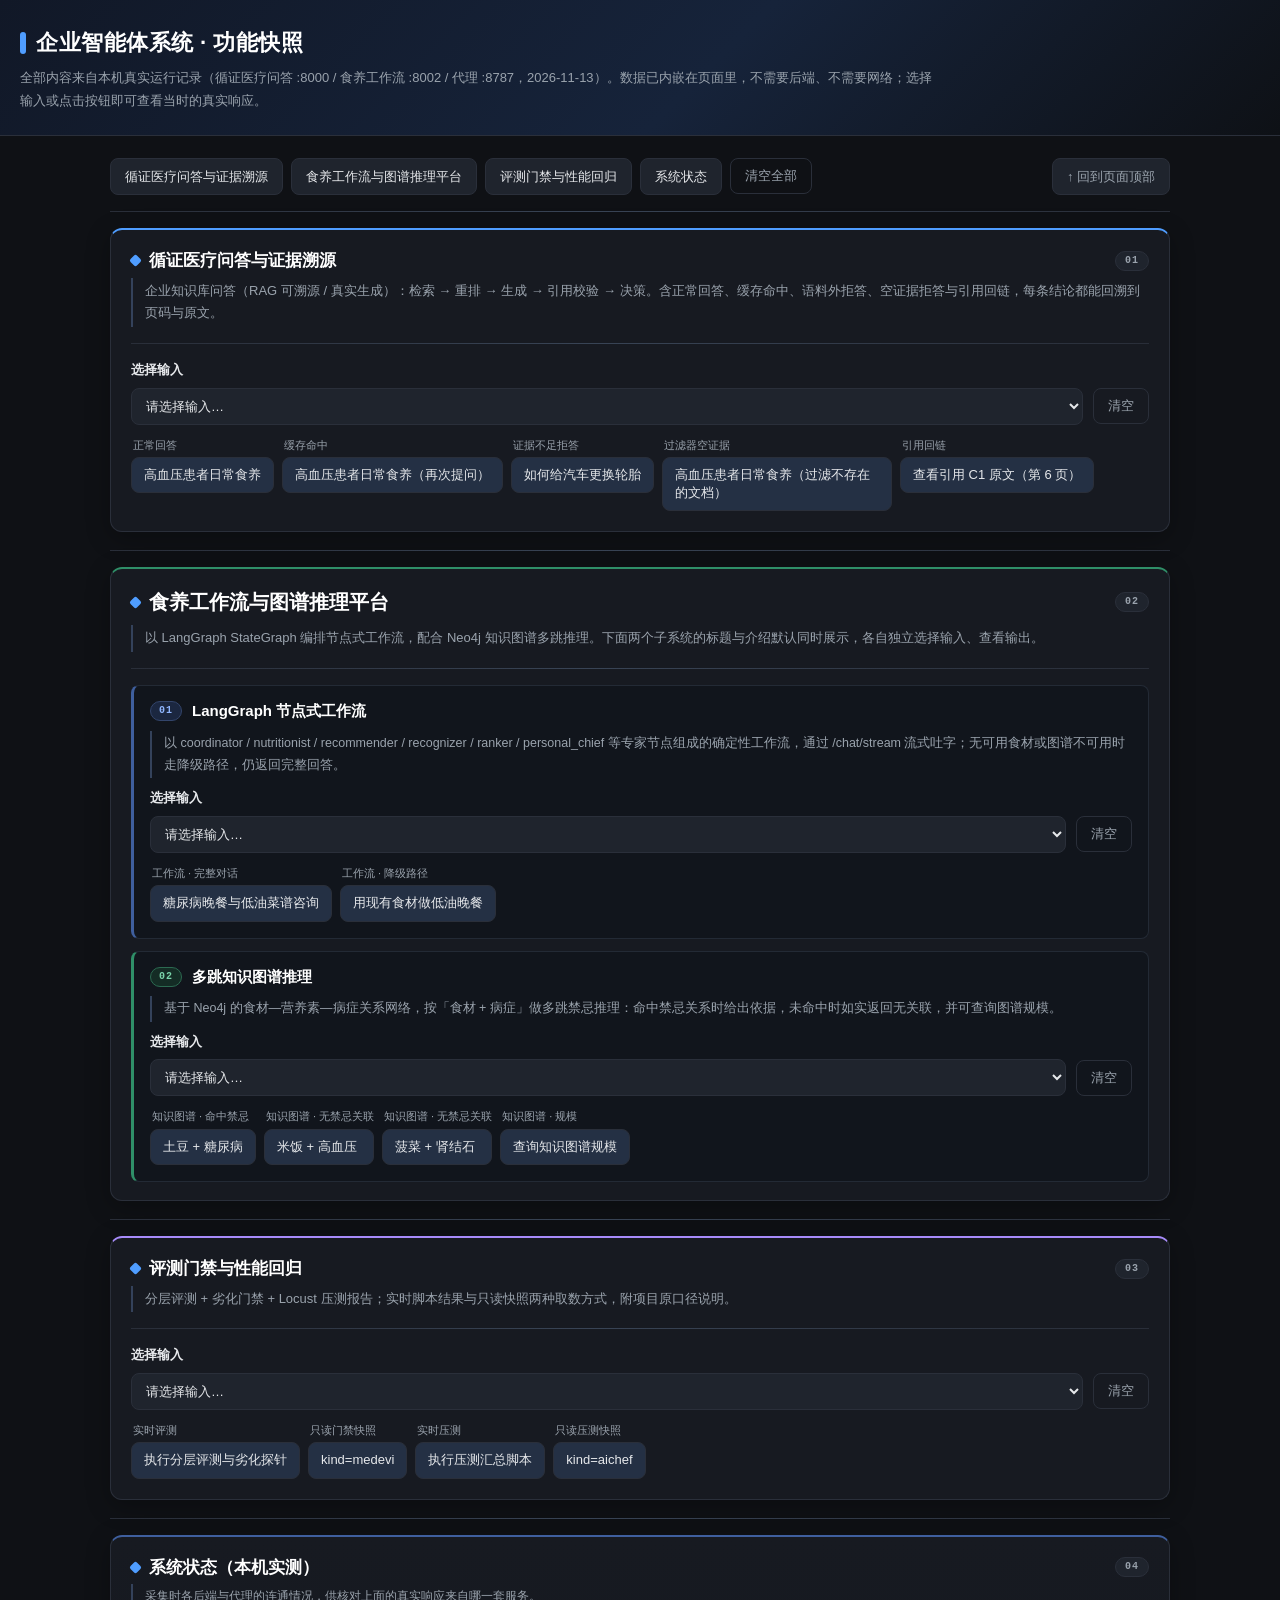
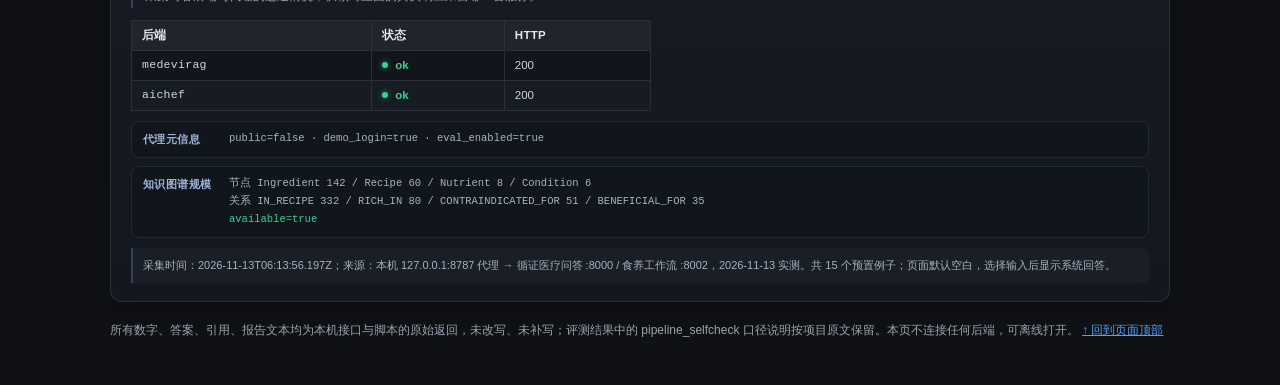
<file: showcase-standalone.html>
<!doctype html>
<html lang="zh-CN">
<head>
<meta charset="utf-8">
<meta name="viewport" content="width=device-width,initial-scale=1">
<title>企业智能体系统 · 功能快照</title>
<style>
:root{--bg:#0f1115;--panel:#171a21;--panel2:#1f242d;--fg:#e6e8eb;--muted:#9aa3ad;--accent:#4f9dff;--ok:#3ecf8e;--err:#ff6b6b;--border:#2a2f3a;}
*{box-sizing:border-box}
body{margin:0;font-family:-apple-system,Segoe UI,Roboto,Helvetica,Arial,sans-serif;background:var(--bg);color:var(--fg);line-height:1.5}
header{background:linear-gradient(90deg,#1b2330,#11161f);padding:18px 22px;border-bottom:1px solid var(--border)}
header h1{margin:0;font-size:20px}
header p{margin:6px 0 0;color:var(--muted);font-size:13px}
.wrap{max-width:980px;margin:0 auto;padding:20px}
.card{background:var(--panel);border:1px solid var(--border);border-radius:12px;padding:18px;margin-bottom:18px}
.card h2{margin:0 0 4px;font-size:17px}
.card .sub{color:var(--muted);font-size:13px;margin-bottom:14px}
label{display:block;font-size:13px;color:var(--muted);margin:10px 0 4px}
textarea,input[type=text],input[type=password],input[type=number]{width:100%;background:var(--panel2);border:1px solid var(--border);color:var(--fg);border-radius:8px;padding:10px;font-size:14px;font-family:inherit}
textarea{min-height:72px;resize:vertical}
.row{display:flex;gap:10px;flex-wrap:wrap;align-items:center}
button{background:var(--accent);color:#fff;border:0;border-radius:8px;padding:9px 16px;font-size:14px;cursor:pointer}
button:hover{filter:brightness(1.08)}
button:disabled{opacity:.5;cursor:default}
.status{font-size:13px;margin-top:8px}
.status.running{color:var(--accent)}
.status.ok{color:var(--ok)}
.status.err{color:var(--err)}
#p1-answer,#p3-out,#p3-kg-out,#p4-layers{background:var(--panel2);border:1px solid var(--border);border-radius:8px;padding:12px;margin-top:12px;white-space:pre-wrap;min-height:48px;font-size:13px;font-family:ui-monospace,SFMono-Regular,Menlo,monospace}
.bar{display:flex;align-items:center;gap:8px;margin:6px 0;font-size:13px}
.bar .bl{width:120px;color:var(--muted)}
.bar .bt{background:var(--accent);color:#06101f;border-radius:6px;padding:2px 8px;text-align:right;min-width:60px}
.cache{font-size:13px;color:var(--accent);margin-top:6px}
.cit{border-top:1px solid var(--border);padding:10px 0}
.cit-h{font-size:14px}
.tag{background:var(--panel2);border:1px solid var(--border);border-radius:6px;padding:1px 6px;font-size:11px;color:var(--muted)}
.cit-q{color:var(--muted);font-size:13px;margin:4px 0}
.cit-detail{margin-top:6px}
.cit-detail pre{background:#0c0e12;border:1px solid var(--border);padding:10px;border-radius:8px;white-space:pre-wrap;font-size:12px;color:#cdd6df}
.err{color:var(--err);font-size:13px}
.muted{color:var(--muted);font-size:13px}
a{color:var(--accent)}
.note{background:#1a2030;border-left:3px solid var(--accent);padding:10px 12px;border-radius:6px;font-size:13px;color:var(--muted);margin-top:12px}
.badge{padding:2px 9px;border-radius:6px;font-size:12px;font-weight:600}
.badge-ok{background:#16351f;color:#3ecf8e}
.badge-err{background:#3a1414;color:#ff6b6b}
.mdbox h2{font-size:16px;margin:14px 0 6px}
.mdbox h3{font-size:14px;margin:12px 0 6px}
.mdbox h4{font-size:13px;margin:10px 0 4px}
.mdbox p{margin:6px 0}
.mdbox blockquote{border-left:3px solid var(--accent);margin:8px 0;padding:4px 10px;color:var(--muted);background:#1a2030}
.mdbox pre{background:#0c0e12;border:1px solid var(--border);border-radius:8px;padding:10px;overflow:auto;font-size:12px;color:#cdd6df}
.mdbox table{border-collapse:collapse;width:100%;margin:10px 0;font-size:13px}
.mdbox th,.mdbox td{border:1px solid var(--border);padding:6px 8px;text-align:left}
.mdbox th{background:var(--panel2)}

/* ——— 展示页 v2：暗色主题统一 + 分段横线 + 表格美化 ——— */
html{scroll-behavior:smooth}
body{color:#e6e8eb}
select,select option{background:#1f242d;color:#e6e8eb;border:1px solid #2a2f3a}
.tbl,.tbl th,.tbl td,.txt,.para,.quote,.mdbox,.mdbox p,.mdbox h4,.mdbox td,.mdbox th,pre,code,.cit-h,.cit-url,.out-title,.sub,label,h1,h2,h3,.note,.nav a,.clear,.chips{color:#e6e8eb}
.meta,.chip-tag,.muted,.cit-meta{color:#9aa3ad}
header{background:linear-gradient(135deg,#111827 0%,#16233a 55%,#0e1116 100%);border-bottom:1px solid #2a2f3a;padding:26px 20px 22px;text-align:left}
header h1{margin:0 0 8px;font-size:22px;letter-spacing:.5px;color:#fff;display:flex;align-items:center;gap:10px}
header h1::before{content:'';display:inline-block;width:6px;height:22px;border-radius:3px;background:var(--accent)}
header p{margin:0;color:#9aa3ad;font-size:13px;max-width:920px;line-height:1.75}
.wrap{max-width:1100px;margin:0 auto;padding:22px 20px 44px}
.nav{display:flex;gap:8px;flex-wrap:wrap;align-items:center;margin-bottom:14px}
.nav a{display:inline-block;background:#1f242d;border:1px solid #2a2f3a;border-radius:8px;padding:8px 14px;text-decoration:none;font-size:13px;color:#e6e8eb;transition:all .15s ease}
.nav a:hover{border-color:var(--accent);color:#fff;background:#243044;box-shadow:0 2px 10px rgba(79,140,255,.18)}
.nav a.back{margin-left:auto;color:#9aa3ad}
button.clear{background:transparent;color:#9aa3ad;border:1px solid #2a2f3a;border-radius:8px;padding:8px 14px;font-size:13px;cursor:pointer;transition:all .15s ease}
button.clear:hover{color:#e6e8eb;border-color:var(--accent)}
hr.sep{border:0;height:1px;background:linear-gradient(90deg,#2a2f3a 0%,#3a4658 45%,#2a2f3a 100%);margin:16px 0;opacity:.95}
.card{background:var(--panel);border:1px solid var(--border);border-top:2px solid #34425b;border-radius:12px;padding:18px 20px;margin:0 0 18px;box-shadow:0 6px 24px rgba(0,0,0,.28)}
.card:hover{border-color:#3a4658}
.card.proj{border-top-color:var(--accent)}
h2{font-size:19px;color:#fff;margin:0 0 8px;display:flex;align-items:center;gap:9px}
h2::before{content:'';width:9px;height:9px;border-radius:2px;background:var(--accent);transform:rotate(45deg);flex:none}
h3{font-size:15px;color:#fff;margin:14px 0 8px}
.proj-wrap{margin:0 0 18px}
.proj-title{font-size:20px}
.lead,.sub-desc{color:#9aa3ad;font-size:13px;line-height:1.75;margin:0 0 14px;padding:2px 0 2px 12px;border-left:2px solid #34425b}
.sub-card{background:#141922;border:1px solid var(--border);border-left:3px solid #3f5f9e;border-radius:10px;padding:16px 18px;margin:0 0 16px}
.sub-card.kg{border-left-color:#2f8f68}
.sub-card h3{margin:0 0 8px;font-size:16px}
.sub-card .sub-desc{margin-bottom:12px}
label{color:#e6e8eb;font-size:13px;font-weight:600;display:block;margin:0 0 8px}
select{border-radius:8px;padding:9px 10px;font-size:13px;min-width:280px;max-width:100%;font-family:inherit;cursor:pointer}
select option{color:#e6e8eb}
.select-row{display:flex;align-items:center;gap:10px}
.select-row select{flex:1}
.chips{display:flex;flex-wrap:wrap;gap:8px;margin:12px 0 2px}
.chip-wrap{display:inline-flex;flex-direction:column;max-width:230px}
small.chip-tag{font-size:11px;color:#9aa3ad;margin:0 0 4px 2px;white-space:nowrap;overflow:hidden;text-overflow:ellipsis}
button.chip{background:#243044;color:#e6e8eb;border:1px solid #2a2f3a;border-radius:8px;padding:8px 12px;font-size:13px;text-align:left;white-space:normal;line-height:1.4;cursor:pointer;transition:all .15s ease}
button.chip:hover{border-color:var(--accent);color:#fff}
button.chip.active{background:var(--accent);color:#fff;border-color:var(--accent)}
.out{margin-top:14px;background:#11151c;border:1px solid #232a35;border-left:3px solid var(--accent);border-radius:0 10px 10px 0;padding:14px 16px;font-size:13px}
.out:empty{display:none}
.out-title{font-size:15px;font-weight:600;color:#fff;margin:0 0 10px;padding-bottom:8px;border-bottom:1px solid #2a2f3a}
.out h3{font-size:14px;color:#fff;margin:12px 0 8px}
.out .txt,.out .para,.out .quote,.out pre,.out .mdbox,.out .mdbox p,.out .cit-h,.out .cit-meta,.out .cit-url,.out code{font-size:12.5px;line-height:1.7;color:#cdd6df}
.out .badges{margin-bottom:8px}
.out .meta,.out .note,.out .muted{font-size:12px;color:#9aa3ad}
.tbl{border-collapse:collapse;width:100%;font-size:12.5px;margin:8px 0 6px;background:#12151c;color:#cdd6df;border:1px solid #2a2f3a;border-radius:6px}
.tbl th,.tbl td{border:1px solid #2a2f3a;padding:6px 10px;text-align:left;vertical-align:top;font-size:12.5px;line-height:1.55;color:#cdd6df}
.tbl th{background:#1f242d;color:#e6e8eb;font-weight:600;white-space:nowrap}
.tbl tbody tr:nth-child(even) td{background:#171b23}
.tbl tbody tr:hover td{background:#1c2432}
.txt,.para,.quote{max-height:300px;overflow:auto;font-size:12.5px}
pre{max-height:260px;overflow:auto;font-size:12px;line-height:1.6;color:#cdd6df;background:#0c0e12;border:1px solid #2a2f3a;border-radius:6px;padding:10px}
.meta{color:#9aa3ad;word-break:break-all;margin:6px 0}
.note{color:#9aa3ad;padding:8px 10px;background:#1a1e26;border-left:2px solid #34425b;border-radius:0 6px 6px 0;font-size:12px;line-height:1.7}
.cit-scroll{max-height:260px;overflow-y:auto;border:1px solid #2a2f3a;border-radius:8px;background:#171a21;padding:8px 10px}
.cit{padding:8px 0;border-bottom:1px dashed #2a2f3a}
.cit:last-child{border-bottom:0}
.cit-h{font-size:12.5px}
.cit-meta,.cit-url{font-size:12px;color:#9aa3ad;margin:4px 0;word-break:break-all}
.cit-q pre{max-height:110px;overflow-y:auto;white-space:pre-wrap;font-size:12px;color:#cdd6df;background:#0c0e12;border:1px solid #2a2f3a;border-radius:6px;padding:8px;margin:6px 0}
.footnote{color:#9aa3ad;font-size:12px;line-height:1.8;margin-top:14px}
.footnote a{color:#4f9dff}

/* ——— 展示页 v3：一体框 / 系统状态字体 / 整体美化 ——— */
.card,.proj-wrap{transition:border-color .2s ease,box-shadow .2s ease,transform .2s ease}
.card:hover,.proj-wrap:hover{box-shadow:0 10px 30px rgba(0,0,0,.38)}
#medevi{border-top-color:#4f9dff}
#eval{border-top-color:#a78bfa}
#status{border-top-color:#3f5f9e}
.card-no{margin-left:auto;flex:none;font:600 10px/1 ui-monospace,SFMono-Regular,Menlo,monospace;letter-spacing:1px;color:#9aa3ad;background:#1f242d;border:1px solid #2a2f3a;border-radius:999px;padding:4px 9px;white-space:nowrap}
.proj-wrap{background:var(--panel);border:1px solid var(--border);border-top:2px solid #2f8f68;border-radius:12px;padding:18px 20px;margin:0 0 18px;box-shadow:0 6px 24px rgba(0,0,0,.28)}
.proj-wrap>h2.proj-title{margin-top:0}
.proj-wrap>.lead{margin-bottom:12px}
.sub-card{background:#11151c;border:1px solid #232a35;border-left:3px solid #3f5f9e;border-radius:8px;padding:14px 16px;margin:0 0 12px}
.sub-card:last-child{margin-bottom:0}
.sub-card.kg{border-left-color:#2f8f68}
.sub-card h3{display:flex;align-items:center;margin:0 0 8px;font-size:15px}
.sub-no{display:inline-block;flex:none;font:600 10px/1 ui-monospace,SFMono-Regular,Menlo,monospace;letter-spacing:1px;color:#8fb6ff;background:#1b2740;border:1px solid #33456b;border-radius:999px;padding:4px 8px;margin-right:10px}
.sub-card.kg .sub-no{color:#79d3aa;background:#142c25;border-color:#2c6a51}
.sub-card .sub-desc{margin-bottom:10px;font-size:12.5px}
@keyframes outFade{from{opacity:0;transform:translateY(6px)}to{opacity:1;transform:none}}
.out:not(:empty){animation:outFade .22s ease both}
button.chip{transition:all .16s ease}
button.chip:hover{transform:translateY(-1px);box-shadow:0 4px 14px rgba(0,0,0,.32)}
.tbl,.tbl th,.tbl td{font-variant-numeric:tabular-nums}
.cit-scroll::-webkit-scrollbar,.txt::-webkit-scrollbar,.para::-webkit-scrollbar,pre::-webkit-scrollbar,.cit-q pre::-webkit-scrollbar{width:8px;height:8px}
.cit-scroll::-webkit-scrollbar-thumb,.txt::-webkit-scrollbar-thumb,.para::-webkit-scrollbar-thumb,pre::-webkit-scrollbar-thumb,.cit-q pre::-webkit-scrollbar-thumb{background:#33405a;border-radius:8px}
.nav a.active{background:#243044;border-color:var(--accent);color:#fff;box-shadow:0 2px 10px rgba(79,140,255,.18)}
.status-card{background:linear-gradient(180deg,#171a21 0%,#131820 100%)}
.status-card .lead{font-size:12px;line-height:1.7;margin-bottom:12px}
#status .tbl{font-size:11.5px;margin:6px 0 10px;max-width:520px}
#status .tbl th,#status .tbl td{font-size:11.5px;padding:5px 10px;line-height:1.65}
#status .tbl th{letter-spacing:.3px}
#status .tbl tbody td:first-child{font-family:ui-monospace,SFMono-Regular,Menlo,monospace;letter-spacing:.3px;color:#cdd6df}
#status .tbl tbody td:nth-child(2){color:#3ecf8e;font-weight:600}
#status .tbl tbody td:nth-child(2)::before{content:'';display:inline-block;width:6px;height:6px;border-radius:50%;background:#3ecf8e;margin-right:7px;vertical-align:1px;box-shadow:0 0 6px rgba(62,207,142,.6)}
#status .tbl tbody td:nth-child(3){color:#cdd6df}
.status-meta{display:flex;gap:10px;align-items:flex-start;background:#11151c;border:1px solid #232a35;border-radius:8px;padding:8px 11px;margin:0 0 8px;font-size:11px;line-height:1.7}
.sm-k{flex:none;min-width:76px;color:#9fb4d8;font-weight:600;letter-spacing:.4px}
.sm-v{flex:1;color:#a9b2bd;font-family:ui-monospace,SFMono-Regular,Menlo,monospace;font-size:10.5px;word-break:break-word}
.sm-ok{color:#3ecf8e}
#status .note{font-size:11px;line-height:1.75;color:#a9b2bd;margin-top:10px}

</style>
</head>
<body id="top">
<header>
<h1>企业智能体系统 · 功能快照</h1>
<p>全部内容来自本机真实运行记录（循证医疗问答 :8000 / 食养工作流 :8002 / 代理 :8787，2026-11-13）。数据已内嵌在页面里，不需要后端、不需要网络；选择输入或点击按钮即可查看当时的真实响应。</p>
</header>
<div class="wrap">
<div class="nav">
<a href="#medevi">循证医疗问答与证据溯源</a>
<a href="#aichef">食养工作流与图谱推理平台</a>
<a href="#eval">评测门禁与性能回归</a>
<a href="#status">系统状态</a>
<button type="button" class="clear" id="clear-all">清空全部</button>
<a class="back" href="#top">↑ 回到页面顶部</a>
</div>
<hr class="sep">
<section class="card proj" id="medevi">
<h2>循证医疗问答与证据溯源<span class="card-no">01</span></h2>
<p class="lead">企业知识库问答（RAG 可溯源 / 真实生成）：检索 → 重排 → 生成 → 引用校验 → 决策。含正常回答、缓存命中、语料外拒答、空证据拒答与引用回链，每条结论都能回溯到页码与原文。</p>
<hr class="sep">
<label>选择输入</label>
<div class="select-row"><select id="sel-medevi"></select><button type="button" class="clear" id="clear-medevi">清空</button></div>
<div class="chips" id="chips-medevi"></div>
<div class="out" id="out-medevi"></div>
</section>
<hr class="sep">
<section class="proj-wrap" id="aichef">
<h2 class="proj-title">食养工作流与图谱推理平台<span class="card-no">02</span></h2>
<p class="lead">以 LangGraph StateGraph 编排节点式工作流，配合 Neo4j 知识图谱多跳推理。下面两个子系统的标题与介绍默认同时展示，各自独立选择输入、查看输出。</p>
<hr class="sep">
<section class="sub-card" id="workflow">
<h3><span class="sub-no">01</span>LangGraph 节点式工作流</h3>
<p class="sub-desc">以 coordinator / nutritionist / recommender / recognizer / ranker / personal_chief 等专家节点组成的确定性工作流，通过 /chat/stream 流式吐字；无可用食材或图谱不可用时走降级路径，仍返回完整回答。</p>
<label>选择输入</label>
<div class="select-row"><select id="sel-workflow"></select><button type="button" class="clear" id="clear-workflow">清空</button></div>
<div class="chips" id="chips-workflow"></div>
<div class="out" id="out-workflow"></div>
</section>
<section class="sub-card kg" id="kg">
<h3><span class="sub-no">02</span>多跳知识图谱推理</h3>
<p class="sub-desc">基于 Neo4j 的食材—营养素—病症关系网络，按「食材 + 病症」做多跳禁忌推理：命中禁忌关系时给出依据，未命中时如实返回无关联，并可查询图谱规模。</p>
<label>选择输入</label>
<div class="select-row"><select id="sel-kg"></select><button type="button" class="clear" id="clear-kg">清空</button></div>
<div class="chips" id="chips-kg"></div>
<div class="out" id="out-kg"></div>
</section>
</section>
<hr class="sep">
<section class="card proj" id="eval">
<h2>评测门禁与性能回归<span class="card-no">03</span></h2>
<p class="lead">分层评测 + 劣化门禁 + Locust 压测报告；实时脚本结果与只读快照两种取数方式，附项目原口径说明。</p>
<hr class="sep">
<label>选择输入</label>
<div class="select-row"><select id="sel-eval"></select><button type="button" class="clear" id="clear-eval">清空</button></div>
<div class="chips" id="chips-eval"></div>
<div class="out" id="out-eval"></div>
</section>
<hr class="sep">
<section class="card status-card" id="status">
<h2>系统状态（本机实测）<span class="card-no">04</span></h2>
<p class="lead">采集时各后端与代理的连通情况，供核对上面的真实响应来自哪一套服务。</p>
<table class="tbl"><thead><tr><th>后端</th><th>状态</th><th>HTTP</th></tr></thead><tbody>
<tr><td>medevirag</td><td>ok</td><td>200</td></tr>
<tr><td>aichef</td><td>ok</td><td>200</td></tr>
</tbody></table>
<div class="status-meta"><span class="sm-k">代理元信息</span><span class="sm-v">public=false · demo_login=true · eval_enabled=true</span></div>
<div class="status-meta"><span class="sm-k">知识图谱规模</span><span class="sm-v">节点 Ingredient 142 / Recipe 60 / Nutrient 8 / Condition 6<br>关系 IN_RECIPE 332 / RICH_IN 80 / CONTRAINDICATED_FOR 51 / BENEFICIAL_FOR 35<br><span class="sm-ok">available=true</span></span></div>
<div class="note">采集时间：2026-11-13T06:13:56.197Z；来源：本机 127.0.0.1:8787 代理 → 循证医疗问答 :8000 / 食养工作流 :8002，2026-11-13 实测。共 15 个预置例子；页面默认空白，选择输入后显示系统回答。</div>
</section>
<div class="footnote">所有数字、答案、引用、报告文本均为本机接口与脚本的原始返回，未改写、未补写；评测结果中的 pipeline_selfcheck 口径说明按项目原文保留。本页不连接任何后端，可离线打开。 <a href="#top">↑ 回到页面顶部</a></div>
</div>
<script>
const DATA = {"p1":[{"key":"p1_answer","g":"p1","title":"① 正常回答：高血压患者日常饮食","input":"{\"question\":\"高血压患者日常饮食需要注意什么\",\"top_k\":10}","endpoint":"POST /api/medevirag/v1/ask","note":"真实生成 provider 返回带编号引用的中文答案；引用编号与检索证据块一一对应。","badges":[{"k":"状态","v":"answered","cls":"ok"},{"k":"缓存","v":"miss_answer","cls":""},{"k":"置信度","v":"0.7554","cls":""},{"k":"生成耗时","v":"6528 ms","cls":""},{"k":"引用","v":"3 条","cls":"ok"}],"sections":[{"t":"系统回答（真实输出）","k":"text","v":"高血压患者日常食养应遵循减钠增钾、饮食清淡，合理膳食、科学食养，吃动平衡、健康体重，戒烟限酒、心理平衡，监测血压、自我管理五条原则[C1]。\n每人每日食盐摄入量应逐步降至5g以下，并增加新鲜蔬菜、水果和豆类等富钾食物摄入[C1]。\n应少吃含高脂肪、高胆固醇的食物，所有高血压患者均应限制来源于各类食物的钠盐摄入[C1]。\n肾功能良好者可选择高钾低钠盐，但不建议服用钾补充剂（包括药物）来降低血压，肾功能不全者补钾前应咨询医生[C1]。\n中医食养可针对不同证型辨证施膳，如肝火上炎证饮食以清淡为主、平肝潜阳[C3]。\n此外应不吸烟、彻底戒烟，不饮或限制饮酒，并定期监测血压、遵医嘱进行生活方式干预和自我管理[C6]。"},{"t":"引用明细","k":"citations","v":[{"chunk_id":"1031_101719_234#三、#c07","doc_id":"1031_101719_234","doc_title":"成人高血压食养指南 （2023 年版）","section_path":["（2023 年版）","三、 食养原则和建议"],"page":6,"quote":"对高血压患者的日常食养提出5 条原则和建议。包括：1.减\n\n钠增钾，饮食清淡。2.合理膳食，科学食养。3.吃动平衡，\n\n健康体重。4.戒烟限酒，心理平衡。5.监测血压，自我管理。\n\n(一) 减钠增钾，饮食清淡。\n\n每人每日食盐摄入量逐步降至5g 以下；增加富钾食物\n\n摄入。清淡饮食，少吃含高脂肪、高胆固醇的食物。\n\n钠盐摄入过多可增加高血压风险。我国居民膳食中75%\n\n以上的钠来自于家庭烹调盐，其次为高盐调味品。随着膳食\n\n模式的改变，加工食品也成为重要的钠盐摄入途径。所有高\n\n血压患者均应采取各种措施，限制来源于各类食物的钠盐摄\n\n入。增加膳食中钾摄入量可降低血压。建议增加富钾食物（如新鲜蔬","url":"medevirag://doc/1031_101719_234?page=6&bbox=90.0,164.7,513.4,726.4","evidence_level":"unknown"},{"chunk_id":"1031_101719_234#三、#c10","doc_id":"1031_101719_234","doc_title":"成人高血压食养指南 （2023 年版）","section_path":["（2023 年版）","三、 食养原则和建议"],"page":8,"quote":"2.科学食养。饮食贵在“不伤其脏腑”，采取有效合理\n\n的中医食养对高血压有辅助预防和改善的作用。“辨证施膳”\n\n“辨体施膳”是中医食养的基本原则，应针对高血压的不同\n\n证型给予相应的饮食。\n\n肝火上炎证：饮食以清淡为主，平肝潜阳。\n\n痰湿内阻证：饮食以清淡易消化、少食多餐为主，健脾\n\n运湿。\n\n瘀血内阻证：饮食以清淡、温平为主，活血通络。\n\n阴虚阳亢证：饮食以清淡、养阴生津为主，滋阴潜阳。\n\n肾精不足证：饮食以偏温补为主，补益肝肾。\n\n气血两虚证：饮食以少食多餐、细软滋补为主，补益气\n\n血。\n\n冲任失调证：饮食以清淡、富含营养为主，调和冲任。\n\n(三) 吃动平衡，健康体重。\n\n推荐将体重维持在","url":"medevirag://doc/1031_101719_234?page=8&bbox=90.0,136.8,513.5,712.7","evidence_level":"unknown"},{"chunk_id":"1031_101719_234#18.5#c12","doc_id":"1031_101719_234","doc_title":"成人高血压食养指南 （2023 年版）","section_path":["（2023 年版）","18.5 ~23.9kg/m"],"page":9,"quote":"血压水平。建议非高血压人群（为降低高血压发生风险）或\n\n高血压患者（为降低血压），除日常活动外，应有每周4～7\n\n天、每天累计30～60 分钟的中等强度身体活动。\n\n(四) 戒烟限酒，心理平衡。\n\n不吸烟，彻底戒烟，避免被动吸烟。戒烟可降低心血管\n\n疾病风险，强烈建议高血压患者戒烟。\n\n不饮或限制饮酒。即使少量饮酒也会对健康造成不良影\n\n响。过量饮酒显著增加高血压的发病风险，且其风险随着饮\n\n酒量的增加而增加。建议高血压患者不饮酒，饮酒者尽量戒\n\n酒。\n\n减轻精神压力，保持心理平衡。精神紧张可激活交感神\n\n经从而使血压升高，高血压患者应进行压力管理，可进行认\n\n知行为干预，如必要可到专业医疗机","url":"medevirag://doc/1031_101719_234?page=9&bbox=90.0,220.8,513.0,740.8","evidence_level":"unknown"}]},{"t":"链路耗时","k":"kv","v":{"cache":"miss_answer","retrieval_ms":247,"rerank_ms":8,"generation_ms":6528,"total_ms":6790,"trace_id":"72523fb1b03d463c"}},{"t":"各节点耗时（ms）","k":"kv","v":{"route":0,"rewrite":0,"retrieve":247,"filter":0,"rerank":8,"generate":6528,"verify":0,"decide":0}},{"t":"免责声明","k":"text","v":"本回答仅供技术验证，不构成诊疗建议。"},{"t":"原始响应","k":"json","v":{"trace":{"trace_id":"72523fb1b03d463c","cache":"miss_answer","retrieval_ms":247,"rerank_ms":8,"generation_ms":6528,"total_ms":6790,"nodes":{"route":0,"rewrite":0,"retrieve":247,"filter":0,"rerank":8,"generate":6528,"verify":0,"decide":0}},"status":"answered","answer":"高血压患者日常食养应遵循减钠增钾、饮食清淡，合理膳食、科学食养，吃动平衡、健康体重，戒烟限酒、心理平衡，监测血压、自我管理五条原则[C1]。\n每人每日食盐摄入量应逐步降至5g以下，并增加新鲜蔬菜、水果和豆类等富钾食物摄入[C1]。\n应少吃含高脂肪、高胆固醇的食物，所有高血压患者均应限制来源于各类食物的钠盐摄入[C1]。\n肾功能良好者可选择高钾低钠盐，但不建议服用钾补充剂（包括药物）来降低血压，肾功能不全者补钾前应咨询医生[C1]。\n中医食养可针对不同证型辨证施膳，如肝火上炎证饮食以清淡为主、平肝潜阳[C3]。\n此外应不吸烟、彻底戒烟，不饮或限制饮酒，并定期监测血压、遵医嘱进行生活方式干预和自我管理[C6]。","citations":[{"chunk_id":"1031_101719_234#三、#c07","doc_id":"1031_101719_234","doc_title":"成人高血压食养指南 （2023 年版）","section_path":["（2023 年版）","三、 食养原则和建议"],"page":6,"quote":"对高血压患者的日常食养提出5 条原则和建议。包括：1.减\n\n钠增钾，饮食清淡。2.合理膳食，科学食养。3.吃动平衡，\n\n健康体重。4.戒烟限酒，心理平衡。5.监测血压，自我管理。\n\n(一) 减钠增钾，饮食清淡。\n\n每人每日食盐摄入量逐步降至5g 以下；增加富钾食物\n\n摄入。清淡饮食，少吃含高脂肪、高胆固醇的食物。\n\n钠盐摄入过多可增加高血压风险。我国居民膳食中75%\n\n以上的钠来自于家庭烹调盐，其次为高盐调味品。随着膳食\n\n模式的改变，加工食品也成为重要的钠盐摄入途径。所有高\n\n血压患者均应采取各种措施，限制来源于各类食物的钠盐摄\n\n入。增加膳食中钾摄入量可降低血压。建议增加富钾食物（如新鲜蔬","url":"medevirag://doc/1031_101719_234?page=6&bbox=90.0,164.7,513.4,726.4","evidence_level":"unknown"},{"chunk_id":"1031_101719_234#三、#c10","doc_id":"1031_101719_234","doc_title":"成人高血压食养指南 （2023 年版）","section_path":["（2023 年版）","三、 食养原则和建议"],"page":8,"quote":"2.科学食养。饮食贵在“不伤其脏腑”，采取有效合理\n\n的中医食养对高血压有辅助预防和改善的作用。“辨证施膳”\n\n“辨体施膳”是中医食养的基本原则，应针对高血压的不同\n\n证型给予相应的饮食。\n\n肝火上炎证：饮食以清淡为主，平肝潜阳。\n\n痰湿内阻证：饮食以清淡易消化、少食多餐为主，健脾\n\n运湿。\n\n瘀血内阻证：饮食以清淡、温平为主，活血通络。\n\n阴虚阳亢证：饮食以清淡、养阴生津为主，滋阴潜阳。\n\n肾精不足证：饮食以偏温补为主，补益肝肾。\n\n气血两虚证：饮食以少食多餐、细软滋补为主，补益气\n\n血。\n\n冲任失调证：饮食以清淡、富含营养为主，调和冲任。\n\n(三) 吃动平衡，健康体重。\n\n推荐将体重维持在","url":"medevirag://doc/1031_101719_234?page=8&bbox=90.0,136.8,513.5,712.7","evidence_level":"unknown"},{"chunk_id":"1031_101719_234#18.5#c12","doc_id":"1031_101719_234","doc_title":"成人高血压食养指南 （2023 年版）","section_path":["（2023 年版）","18.5 ~23.9kg/m"],"page":9,"quote":"血压水平。建议非高血压人群（为降低高血压发生风险）或\n\n高血压患者（为降低血压），除日常活动外，应有每周4～7\n\n天、每天累计30～60 分钟的中等强度身体活动。\n\n(四) 戒烟限酒，心理平衡。\n\n不吸烟，彻底戒烟，避免被动吸烟。戒烟可降低心血管\n\n疾病风险，强烈建议高血压患者戒烟。\n\n不饮或限制饮酒。即使少量饮酒也会对健康造成不良影\n\n响。过量饮酒显著增加高血压的发病风险，且其风险随着饮\n\n酒量的增加而增加。建议高血压患者不饮酒，饮酒者尽量戒\n\n酒。\n\n减轻精神压力，保持心理平衡。精神紧张可激活交感神\n\n经从而使血压升高，高血压患者应进行压力管理，可进行认\n\n知行为干预，如必要可到专业医疗机","url":"medevirag://doc/1031_101719_234?page=9&bbox=90.0,220.8,513.0,740.8","evidence_level":"unknown"}],"confidence":0.7554,"refusal_reason":null,"disclaimer":"本回答仅供技术验证，不构成诊疗建议。"}}],"http":200,"ms":6795},{"key":"p1_cache","g":"p1","title":"② 同一问题再问：缓存命中","input":"{\"question\":\"高血压患者日常饮食需要注意什么\",\"top_k\":10}（第二次请求）","endpoint":"POST /api/medevirag/v1/ask","note":"答案级缓存命中，generation_ms 与 total_ms 归零，直接复用上次的答案与引用。","badges":[{"k":"状态","v":"answered","cls":"ok"},{"k":"缓存","v":"hit","cls":"ok"},{"k":"生成耗时","v":"0 ms","cls":""},{"k":"引用","v":"3 条","cls":""}],"sections":[{"t":"系统回答（真实输出）","k":"text","v":"高血压患者日常食养应遵循减钠增钾、饮食清淡，合理膳食、科学食养，吃动平衡、健康体重，戒烟限酒、心理平衡，监测血压、自我管理五条原则[C1]。\n每人每日食盐摄入量应逐步降至5g以下，并增加新鲜蔬菜、水果和豆类等富钾食物摄入[C1]。\n应少吃含高脂肪、高胆固醇的食物，所有高血压患者均应限制来源于各类食物的钠盐摄入[C1]。\n肾功能良好者可选择高钾低钠盐，但不建议服用钾补充剂（包括药物）来降低血压，肾功能不全者补钾前应咨询医生[C1]。\n中医食养可针对不同证型辨证施膳，如肝火上炎证饮食以清淡为主、平肝潜阳[C3]。\n此外应不吸烟、彻底戒烟，不饮或限制饮酒，并定期监测血压、遵医嘱进行生活方式干预和自我管理[C6]。"},{"t":"引用明细","k":"citations","v":[{"chunk_id":"1031_101719_234#三、#c07","doc_id":"1031_101719_234","doc_title":"成人高血压食养指南 （2023 年版）","section_path":["（2023 年版）","三、 食养原则和建议"],"page":6,"quote":"对高血压患者的日常食养提出5 条原则和建议。包括：1.减\n\n钠增钾，饮食清淡。2.合理膳食，科学食养。3.吃动平衡，\n\n健康体重。4.戒烟限酒，心理平衡。5.监测血压，自我管理。\n\n(一) 减钠增钾，饮食清淡。\n\n每人每日食盐摄入量逐步降至5g 以下；增加富钾食物\n\n摄入。清淡饮食，少吃含高脂肪、高胆固醇的食物。\n\n钠盐摄入过多可增加高血压风险。我国居民膳食中75%\n\n以上的钠来自于家庭烹调盐，其次为高盐调味品。随着膳食\n\n模式的改变，加工食品也成为重要的钠盐摄入途径。所有高\n\n血压患者均应采取各种措施，限制来源于各类食物的钠盐摄\n\n入。增加膳食中钾摄入量可降低血压。建议增加富钾食物（如新鲜蔬","url":"medevirag://doc/1031_101719_234?page=6&bbox=90.0,164.7,513.4,726.4","evidence_level":"unknown"},{"chunk_id":"1031_101719_234#三、#c10","doc_id":"1031_101719_234","doc_title":"成人高血压食养指南 （2023 年版）","section_path":["（2023 年版）","三、 食养原则和建议"],"page":8,"quote":"2.科学食养。饮食贵在“不伤其脏腑”，采取有效合理\n\n的中医食养对高血压有辅助预防和改善的作用。“辨证施膳”\n\n“辨体施膳”是中医食养的基本原则，应针对高血压的不同\n\n证型给予相应的饮食。\n\n肝火上炎证：饮食以清淡为主，平肝潜阳。\n\n痰湿内阻证：饮食以清淡易消化、少食多餐为主，健脾\n\n运湿。\n\n瘀血内阻证：饮食以清淡、温平为主，活血通络。\n\n阴虚阳亢证：饮食以清淡、养阴生津为主，滋阴潜阳。\n\n肾精不足证：饮食以偏温补为主，补益肝肾。\n\n气血两虚证：饮食以少食多餐、细软滋补为主，补益气\n\n血。\n\n冲任失调证：饮食以清淡、富含营养为主，调和冲任。\n\n(三) 吃动平衡，健康体重。\n\n推荐将体重维持在","url":"medevirag://doc/1031_101719_234?page=8&bbox=90.0,136.8,513.5,712.7","evidence_level":"unknown"},{"chunk_id":"1031_101719_234#18.5#c12","doc_id":"1031_101719_234","doc_title":"成人高血压食养指南 （2023 年版）","section_path":["（2023 年版）","18.5 ~23.9kg/m"],"page":9,"quote":"血压水平。建议非高血压人群（为降低高血压发生风险）或\n\n高血压患者（为降低血压），除日常活动外，应有每周4～7\n\n天、每天累计30～60 分钟的中等强度身体活动。\n\n(四) 戒烟限酒，心理平衡。\n\n不吸烟，彻底戒烟，避免被动吸烟。戒烟可降低心血管\n\n疾病风险，强烈建议高血压患者戒烟。\n\n不饮或限制饮酒。即使少量饮酒也会对健康造成不良影\n\n响。过量饮酒显著增加高血压的发病风险，且其风险随着饮\n\n酒量的增加而增加。建议高血压患者不饮酒，饮酒者尽量戒\n\n酒。\n\n减轻精神压力，保持心理平衡。精神紧张可激活交感神\n\n经从而使血压升高，高血压患者应进行压力管理，可进行认\n\n知行为干预，如必要可到专业医疗机","url":"medevirag://doc/1031_101719_234?page=9&bbox=90.0,220.8,513.0,740.8","evidence_level":"unknown"}]},{"t":"链路耗时","k":"kv","v":{"cache":"hit","retrieval_ms":0,"rerank_ms":0,"generation_ms":0,"total_ms":0,"trace_id":"56a750b0bb144698"}},{"t":"各节点耗时（ms）","k":"kv","v":{}},{"t":"免责声明","k":"text","v":"本回答仅供技术验证，不构成诊疗建议。"},{"t":"原始响应","k":"json","v":{"trace":{"trace_id":"56a750b0bb144698","cache":"hit","retrieval_ms":0,"rerank_ms":0,"generation_ms":0,"total_ms":0,"nodes":{}},"status":"answered","answer":"高血压患者日常食养应遵循减钠增钾、饮食清淡，合理膳食、科学食养，吃动平衡、健康体重，戒烟限酒、心理平衡，监测血压、自我管理五条原则[C1]。\n每人每日食盐摄入量应逐步降至5g以下，并增加新鲜蔬菜、水果和豆类等富钾食物摄入[C1]。\n应少吃含高脂肪、高胆固醇的食物，所有高血压患者均应限制来源于各类食物的钠盐摄入[C1]。\n肾功能良好者可选择高钾低钠盐，但不建议服用钾补充剂（包括药物）来降低血压，肾功能不全者补钾前应咨询医生[C1]。\n中医食养可针对不同证型辨证施膳，如肝火上炎证饮食以清淡为主、平肝潜阳[C3]。\n此外应不吸烟、彻底戒烟，不饮或限制饮酒，并定期监测血压、遵医嘱进行生活方式干预和自我管理[C6]。","citations":[{"chunk_id":"1031_101719_234#三、#c07","doc_id":"1031_101719_234","doc_title":"成人高血压食养指南 （2023 年版）","section_path":["（2023 年版）","三、 食养原则和建议"],"page":6,"quote":"对高血压患者的日常食养提出5 条原则和建议。包括：1.减\n\n钠增钾，饮食清淡。2.合理膳食，科学食养。3.吃动平衡，\n\n健康体重。4.戒烟限酒，心理平衡。5.监测血压，自我管理。\n\n(一) 减钠增钾，饮食清淡。\n\n每人每日食盐摄入量逐步降至5g 以下；增加富钾食物\n\n摄入。清淡饮食，少吃含高脂肪、高胆固醇的食物。\n\n钠盐摄入过多可增加高血压风险。我国居民膳食中75%\n\n以上的钠来自于家庭烹调盐，其次为高盐调味品。随着膳食\n\n模式的改变，加工食品也成为重要的钠盐摄入途径。所有高\n\n血压患者均应采取各种措施，限制来源于各类食物的钠盐摄\n\n入。增加膳食中钾摄入量可降低血压。建议增加富钾食物（如新鲜蔬","url":"medevirag://doc/1031_101719_234?page=6&bbox=90.0,164.7,513.4,726.4","evidence_level":"unknown"},{"chunk_id":"1031_101719_234#三、#c10","doc_id":"1031_101719_234","doc_title":"成人高血压食养指南 （2023 年版）","section_path":["（2023 年版）","三、 食养原则和建议"],"page":8,"quote":"2.科学食养。饮食贵在“不伤其脏腑”，采取有效合理\n\n的中医食养对高血压有辅助预防和改善的作用。“辨证施膳”\n\n“辨体施膳”是中医食养的基本原则，应针对高血压的不同\n\n证型给予相应的饮食。\n\n肝火上炎证：饮食以清淡为主，平肝潜阳。\n\n痰湿内阻证：饮食以清淡易消化、少食多餐为主，健脾\n\n运湿。\n\n瘀血内阻证：饮食以清淡、温平为主，活血通络。\n\n阴虚阳亢证：饮食以清淡、养阴生津为主，滋阴潜阳。\n\n肾精不足证：饮食以偏温补为主，补益肝肾。\n\n气血两虚证：饮食以少食多餐、细软滋补为主，补益气\n\n血。\n\n冲任失调证：饮食以清淡、富含营养为主，调和冲任。\n\n(三) 吃动平衡，健康体重。\n\n推荐将体重维持在","url":"medevirag://doc/1031_101719_234?page=8&bbox=90.0,136.8,513.5,712.7","evidence_level":"unknown"},{"chunk_id":"1031_101719_234#18.5#c12","doc_id":"1031_101719_234","doc_title":"成人高血压食养指南 （2023 年版）","section_path":["（2023 年版）","18.5 ~23.9kg/m"],"page":9,"quote":"血压水平。建议非高血压人群（为降低高血压发生风险）或\n\n高血压患者（为降低血压），除日常活动外，应有每周4～7\n\n天、每天累计30～60 分钟的中等强度身体活动。\n\n(四) 戒烟限酒，心理平衡。\n\n不吸烟，彻底戒烟，避免被动吸烟。戒烟可降低心血管\n\n疾病风险，强烈建议高血压患者戒烟。\n\n不饮或限制饮酒。即使少量饮酒也会对健康造成不良影\n\n响。过量饮酒显著增加高血压的发病风险，且其风险随着饮\n\n酒量的增加而增加。建议高血压患者不饮酒，饮酒者尽量戒\n\n酒。\n\n减轻精神压力，保持心理平衡。精神紧张可激活交感神\n\n经从而使血压升高，高血压患者应进行压力管理，可进行认\n\n知行为干预，如必要可到专业医疗机","url":"medevirag://doc/1031_101719_234?page=9&bbox=90.0,220.8,513.0,740.8","evidence_level":"unknown"}],"confidence":0.7554,"refusal_reason":null,"disclaimer":"本回答仅供技术验证，不构成诊疗建议。"}}],"http":200,"ms":21},{"key":"p1_outofscope","g":"p1","title":"③ 语料外问题：证据不足拒答","input":"{\"question\":\"如何给汽车更换轮胎\",\"top_k\":10}","endpoint":"POST /api/medevirag/v1/ask","note":"本地语料没有可引用证据，系统拒答而不编造结论，并给出检索建议。","badges":[{"k":"状态","v":"refused","cls":"bad"},{"k":"拒答原因","v":"uncovered_topic","cls":"bad"},{"k":"置信度","v":"0","cls":""},{"k":"引用","v":"0 条","cls":""}],"sections":[{"t":"系统回答（真实输出）","k":"text","v":"我查了本地语料，没有找到能支撑这个问题的指南或文献原文。语料没覆盖不等于临床上没有答案，只说明我这套系统没有可引用的证据，因此我不给结论。\n建议：在中华医学会各专科分会指南库、或 UpToDate / DynaMed 检索该主题；若是罕见病，可考虑到罕见病诊疗协作网医院就诊。\n以上内容仅供技术验证与学习参考，不构成诊疗建议；任何用药与治疗决定请咨询执业医师。"},{"t":"链路耗时","k":"kv","v":{"cache":"miss_answer","retrieval_ms":167,"rerank_ms":8,"generation_ms":1742,"total_ms":1924,"trace_id":"201b262e20b84ccf"}},{"t":"各节点耗时（ms）","k":"kv","v":{"route":0,"rewrite":0,"retrieve":167,"filter":0,"rerank":8,"generate":1742,"verify":0,"decide":0}},{"t":"免责声明","k":"text","v":"本回答仅供技术验证，不构成诊疗建议。"},{"t":"原始响应","k":"json","v":{"trace":{"trace_id":"201b262e20b84ccf","cache":"miss_answer","retrieval_ms":167,"rerank_ms":8,"generation_ms":1742,"total_ms":1924,"nodes":{"route":0,"rewrite":0,"retrieve":167,"filter":0,"rerank":8,"generate":1742,"verify":0,"decide":0}},"status":"refused","answer":"我查了本地语料，没有找到能支撑这个问题的指南或文献原文。语料没覆盖不等于临床上没有答案，只说明我这套系统没有可引用的证据，因此我不给结论。\n建议：在中华医学会各专科分会指南库、或 UpToDate / DynaMed 检索该主题；若是罕见病，可考虑到罕见病诊疗协作网医院就诊。\n以上内容仅供技术验证与学习参考，不构成诊疗建议；任何用药与治疗决定请咨询执业医师。","citations":[],"confidence":0,"refusal_reason":"uncovered_topic","disclaimer":"本回答仅供技术验证，不构成诊疗建议。"}}],"http":200,"ms":1941},{"key":"p1_empty_evidence","g":"p1","title":"④ 过滤器命中空证据：拒答","input":"{\"question\":\"高血压患者日常饮食需要注意什么\",\"top_k\":10,\"filters\":{\"doc_id\":\"__no_such_doc__\"}}","endpoint":"POST /api/medevirag/v1/ask","note":"检索被过滤到零条证据，生成前即走拒答路径，展示证据门禁的兜底行为。","badges":[{"k":"状态","v":"refused","cls":"bad"},{"k":"拒答原因","v":"uncovered_topic","cls":"bad"},{"k":"置信度","v":"0","cls":""},{"k":"引用","v":"0 条","cls":""}],"sections":[{"t":"系统回答（真实输出）","k":"text","v":"我查了本地语料，没有找到能支撑这个问题的指南或文献原文。语料没覆盖不等于临床上没有答案，只说明我这套系统没有可引用的证据，因此我不给结论。\n建议：在中华医学会各专科分会指南库、或 UpToDate / DynaMed 检索该主题；若是罕见病，可考虑到罕见病诊疗协作网医院就诊。\n以上内容仅供技术验证与学习参考，不构成诊疗建议；任何用药与治疗决定请咨询执业医师。"},{"t":"链路耗时","k":"kv","v":{"cache":"miss_answer","retrieval_ms":128,"rerank_ms":6,"generation_ms":1736,"total_ms":1877,"trace_id":"c639bbe5b4474e54"}},{"t":"各节点耗时（ms）","k":"kv","v":{"route":0,"rewrite":0,"retrieve":128,"filter":0,"rerank":6,"generate":1736,"verify":0,"decide":0}},{"t":"免责声明","k":"text","v":"本回答仅供技术验证，不构成诊疗建议。"},{"t":"原始响应","k":"json","v":{"trace":{"trace_id":"c639bbe5b4474e54","cache":"miss_answer","retrieval_ms":128,"rerank_ms":6,"generation_ms":1736,"total_ms":1877,"nodes":{"route":0,"rewrite":0,"retrieve":128,"filter":0,"rerank":6,"generate":1736,"verify":0,"decide":0}},"status":"refused","answer":"我查了本地语料，没有找到能支撑这个问题的指南或文献原文。语料没覆盖不等于临床上没有答案，只说明我这套系统没有可引用的证据，因此我不给结论。\n建议：在中华医学会各专科分会指南库、或 UpToDate / DynaMed 检索该主题；若是罕见病，可考虑到罕见病诊疗协作网医院就诊。\n以上内容仅供技术验证与学习参考，不构成诊疗建议；任何用药与治疗决定请咨询执业医师。","citations":[],"confidence":0,"refusal_reason":"uncovered_topic","disclaimer":"本回答仅供技术验证，不构成诊疗建议。"}}],"http":200,"ms":1893},{"key":"p1_citation","g":"p1","title":"⑤ 引用回链：查看原文与页码","input":"chunk_id=\"1031_101719_234#三、#c07\"","endpoint":"GET /api/medevirag/v1/citations/{chunk_id}","note":"点引用编号即回链到原文块：文档、章节路径、页码、bbox 定位与证据等级。","badges":[{"k":"文档","v":"成人高血压食养指南 （2023 年版）","cls":""},{"k":"页码","v":"6–6","cls":""},{"k":"块类型","v":"recommendation","cls":""},{"k":"证据等级","v":"unknown","cls":""}],"sections":[{"t":"上下文标题","k":"text","v":"《成人高血压食养指南 （2023 年版）》 > 三、 食养原则和建议"},{"t":"原文全文","k":"text","v":"对高血压患者的日常食养提出5 条原则和建议。包括：1.减\n\n钠增钾，饮食清淡。2.合理膳食，科学食养。3.吃动平衡，\n\n健康体重。4.戒烟限酒，心理平衡。5.监测血压，自我管理。\n\n(一) 减钠增钾，饮食清淡。\n\n每人每日食盐摄入量逐步降至5g 以下；增加富钾食物\n\n摄入。清淡饮食，少吃含高脂肪、高胆固醇的食物。\n\n钠盐摄入过多可增加高血压风险。我国居民膳食中75%\n\n以上的钠来自于家庭烹调盐，其次为高盐调味品。随着膳食\n\n模式的改变，加工食品也成为重要的钠盐摄入途径。所有高\n\n血压患者均应采取各种措施，限制来源于各类食物的钠盐摄\n\n入。增加膳食中钾摄入量可降低血压。建议增加富钾食物（如新鲜蔬菜、水果和豆类等）的摄入量；肾功能良好者可选择高钾低钠盐。不建议服用钾补充剂（包括药物）来降低血压。肾功能不全者补钾前应咨询医生。"},{"t":"元数据","k":"kv","v":{"doc_title":"成人高血压食养指南 （2023 年版）","chunk_type":"recommendation","section_path":"（2023 年版） / 三、 食养原则和建议","page_start":6,"page_end":6,"evidence_level":"unknown","rec_strength":"unknown"}},{"t":"定位信息（locator）","k":"json","v":{"page":6,"block_index":6,"bbox":[90,164.7,513.4,726.4]}},{"t":"原始响应","k":"json","v":{"chunk_id":"1031_101719_234#三、#c07","parent_id":"","doc_title":"成人高血压食养指南 （2023 年版）","section_path":["（2023 年版）","三、 食养原则和建议"],"chunk_type":"recommendation","text":"对高血压患者的日常食养提出5 条原则和建议。包括：1.减\n\n钠增钾，饮食清淡。2.合理膳食，科学食养。3.吃动平衡，\n\n健康体重。4.戒烟限酒，心理平衡。5.监测血压，自我管理。\n\n(一) 减钠增钾，饮食清淡。\n\n每人每日食盐摄入量逐步降至5g 以下；增加富钾食物\n\n摄入。清淡饮食，少吃含高脂肪、高胆固醇的食物。\n\n钠盐摄入过多可增加高血压风险。我国居民膳食中75%\n\n以上的钠来自于家庭烹调盐，其次为高盐调味品。随着膳食\n\n模式的改变，加工食品也成为重要的钠盐摄入途径。所有高\n\n血压患者均应采取各种措施，限制来源于各类食物的钠盐摄\n\n入。增加膳食中钾摄入量可降低血压。建议增加富钾食物（如新鲜蔬菜、水果和豆类等）的摄入量；肾功能良好者可选择高钾低钠盐。不建议服用钾补充剂（包括药物）来降低血压。肾功能不全者补钾前应咨询医生。","context_header":"《成人高血压食养指南 （2023 年版）》 > 三、 食养原则和建议","page_start":6,"page_end":6,"locator":{"page":6,"block_index":6,"bbox":[90,164.7,513.4,726.4]},"evidence_level":"unknown","rec_strength":"unknown"}}],"http":200,"ms":4}],"p2":[{"key":"kg_potato_diabetes","g":"p2","title":"① 土豆 + 糖尿病：命中禁忌关联","input":"ingredient=土豆  condition=糖尿病","endpoint":"GET /api/aichef/kg/ask（经代理）","note":"Neo4j 多跳推理命中：GI 值高，返回控量结论、营养成分与受影响菜谱。","badges":[{"k":"判定","v":"建议控制食用量","cls":"warn"},{"k":"图谱可用","v":"true","cls":"ok"}],"sections":[{"t":"判定理由","k":"text","v":"GI值较高，升血糖快，建议控制份量"},{"t":"营养成分","k":"table","v":[{"nutrient":"钾","level":"高","note":"高血压人群友好（促排钠），但肾病患者需限制"},{"nutrient":"碳水","level":"高","note":"燕麦藜麦为低GI优质碳水，精米面土豆红薯为高GI碳水"}]},{"t":"受影响菜谱","k":"table","v":[{"recipe_id":"R010","name":"地三鲜","calories":320},{"recipe_id":"R011","name":"酸辣土豆丝","calories":190}]},{"t":"原始响应","k":"json","v":{"ingredient":"土豆","condition":"糖尿病","verdict":"建议控制食用量","reason":"GI值较高，升血糖快，建议控制份量","nutrients":[{"nutrient":"钾","level":"高","note":"高血压人群友好（促排钠），但肾病患者需限制"},{"nutrient":"碳水","level":"高","note":"燕麦藜麦为低GI优质碳水，精米面土豆红薯为高GI碳水"}],"affected_recipes":[{"recipe_id":"R010","name":"地三鲜","calories":320},{"recipe_id":"R011","name":"酸辣土豆丝","calories":190}],"graph_available":true}}],"http":200,"ms":35},{"key":"kg_rice_hypertension","g":"p2","title":"② 米饭 + 高血压：未发现禁忌关联","input":"ingredient=米饭  condition=高血压","endpoint":"GET /api/aichef/kg/ask（经代理）","note":"图谱有数据、但该组合未收录禁忌边，返回保守提示而非编造结论。","badges":[{"k":"判定","v":"未发现禁忌关联","cls":""},{"k":"图谱可用","v":"true","cls":"ok"}],"sections":[{"t":"判定理由","k":"text","v":"图谱未收录该食材与该状况的关系，请咨询专业营养师"},{"t":"营养成分","k":"table","v":[{"nutrient":"碳水","level":"高","note":"燕麦藜麦为低GI优质碳水，精米面土豆红薯为高GI碳水"}]},{"t":"受影响菜谱","k":"table","v":[{"recipe_id":"R041","name":"扬州炒饭","calories":580}]},{"t":"原始响应","k":"json","v":{"ingredient":"米饭","condition":"高血压","verdict":"未发现禁忌关联","reason":"图谱未收录该食材与该状况的关系，请咨询专业营养师","nutrients":[{"nutrient":"碳水","level":"高","note":"燕麦藜麦为低GI优质碳水，精米面土豆红薯为高GI碳水"}],"affected_recipes":[{"recipe_id":"R041","name":"扬州炒饭","calories":580}],"graph_available":true}}],"http":200,"ms":14},{"key":"kg_spinach_kidney","g":"p2","title":"③ 菠菜 + 肾结石：未发现禁忌关联","input":"ingredient=菠菜  condition=肾结石","endpoint":"GET /api/aichef/kg/ask（经代理）","note":"另一组空关联例子，展示工具在证据不足时的下限行为。","badges":[{"k":"判定","v":"未发现禁忌关联","cls":""},{"k":"图谱可用","v":"true","cls":"ok"}],"sections":[{"t":"判定理由","k":"text","v":"图谱未收录该食材与该状况的关系，请咨询专业营养师"},{"t":"营养成分","k":"table","v":[]},{"t":"受影响菜谱","k":"table","v":[]},{"t":"原始响应","k":"json","v":{"ingredient":"菠菜","condition":"肾结石","verdict":"未发现禁忌关联","reason":"图谱未收录该食材与该状况的关系，请咨询专业营养师","nutrients":[],"affected_recipes":[],"graph_available":true}}],"http":200,"ms":32},{"key":"kg_stats","g":"p2","title":"④ 知识图谱规模","input":"无参数","endpoint":"GET /api/aichef/kg/stats（经代理）","note":"图谱实例统计：节点四类、关系四类，全部来自已连接的 Neo4j。","badges":[{"k":"图谱可用","v":"true","cls":"ok"},{"k":"节点类别","v":"4 类","cls":""},{"k":"关系类别","v":"4 类","cls":""}],"sections":[{"t":"节点统计","k":"table","v":[{"label":"Ingredient","count":142},{"label":"Recipe","count":60},{"label":"Nutrient","count":8},{"label":"Condition","count":6}]},{"t":"关系统计","k":"table","v":[{"type":"IN_RECIPE","count":332},{"type":"RICH_IN","count":80},{"type":"CONTRAINDICATED_FOR","count":51},{"type":"BENEFICIAL_FOR","count":35}]},{"t":"原始响应","k":"json","v":{"nodes":[{"label":"Ingredient","count":142},{"label":"Recipe","count":60},{"label":"Nutrient","count":8},{"label":"Condition","count":6}],"relationships":[{"type":"IN_RECIPE","count":332},{"type":"RICH_IN","count":80},{"type":"CONTRAINDICATED_FOR","count":51},{"type":"BENEFICIAL_FOR","count":35}],"available":true}}],"http":200,"ms":538}],"p3":[{"key":"chat_dinner","g":"p3","title":"① 完整对话：真实流式输出","input":"对话消息：糖尿病晚餐与低油菜谱咨询；接口原始输出见下方","endpoint":"POST /api/aichef/chat/stream（Bearer token）","note":"LangGraph StateGraph 编排的多节点工作流，逐段流式吐出最终中文回答。","badges":[{"k":"HTTP","v":"200","cls":"ok"},{"k":"输出字符","v":"1618","cls":""},{"k":"本机耗时","v":"17929 ms","cls":""}],"sections":[{"t":"流式输出全文（接口原始返回拼接）","k":"text","v":"您好！我是您的 AI 私厨助手。\n\n注意到您本次未提供具体的现有食材，因此我无法基于“冰箱里有什么”来生成定制食谱。不过，既然您提到了**糖尿病饮食管理**的需求，我为您整理了一份通用的、符合低升糖指数（Low GI）原则的晚餐搭配建议及营养依据，供您参考。\n\n## 食材清单\n由于未识别到具体食材，以下为您推荐适合糖尿病人的常备优质食材：\n\n*   **推荐主食**：糙米、燕麦、荞麦、藜麦、红薯（需替代部分主食）。\n    *   *提示*：请选择完整谷物，避免精米白面。\n*   **推荐蛋白质**：鸡胸肉、鱼肉（特别是深海鱼）、豆腐、鸡蛋。\n    *   *提示*：选择低脂高蛋白来源。\n*   **推荐蔬菜**：西兰花、菠菜、芹菜、黄瓜、番茄、苦瓜。\n    *   *提示*：绿叶蔬菜可大量食用，富含膳食纤维有助于延缓血糖上升。\n*   **不可用/慎用提醒**：\n    *   避免含糖饮料、果汁。\n    *   避免高淀粉蔬菜作为单一主食（如土豆泥、煮烂的南瓜），若食用需严格计算碳水总量。\n\n## 营养概览\n*注：因无具体菜品，以下为基于糖尿病晚餐通用标准的估算值*\n\n建议晚餐热量控制在 **400-500 千卡**左右（约占全天1800千卡的25%-30%）。三大营养素比例建议为：碳水化合物 40%-45%，蛋白质 20%-25%，脂肪 30%-35%。重点在于选择低 GI 碳水和高纤维食物，以平稳餐后血糖。\n\n## 推荐菜谱\n以下是三道适合糖尿病人的经典晚餐搭配：\n\n### 1. 清蒸鲈鱼配白灼西兰花\n*   **为什么推荐**：鲈鱼富含优质蛋白和不饱和脂肪酸，对心血管友好；西兰花富含铬元素和纤维，有助于提高胰岛素敏感性。烹饪方式少油少盐，减轻代谢负担。\n*   **主要食材**：鲈鱼片、西兰花、姜丝、少许生抽。\n*   **简要步骤**：\n    1. 鲈鱼抹少许料酒和姜丝，水开后蒸8-10分钟。\n    2. 西兰花焯水断生，捞出沥干。\n    3. 淋上少量蒸鱼豉油或自制低钠酱汁即可。\n*   **热量**：约 350 千卡\n\n### 2. 杂粮饭拌鸡胸肉丁\n*   **为什么推荐**：杂粮（如糙米+黑米）的升糖指数远低于白米饭，能提供更持久的饱腹感并减缓血糖波动。鸡胸肉低脂高蛋白，有助于维持肌肉量。\n*   **主要食材**：熟杂粮饭（1小碗）、鸡胸肉、黄瓜丁、胡萝卜丁。\n*   **简要步骤**：\n    1. 鸡胸肉切丁，用少许黑胡椒和生抽腌制后炒熟或水煮。\n    2. 将熟杂粮饭与鸡肉丁、黄瓜丁、胡萝卜丁混合。\n    3. 可加入少量橄榄油拌匀，增加健康脂肪摄入。\n*   **热量**：约 420 千卡\n\n### 3. 豆腐海带味噌汤配凉拌菠菜\n*   **为什么推荐**：大豆异黄酮和海带中的多糖类物质对调节血糖有益。这道菜水分含量高、热量低，且富含可溶性膳食纤维，能有效延缓糖分吸收。\n*   **主要食材**：嫩豆腐、干海带（泡发）、菠菜、无糖味噌酱。\n*   **简要步骤**：\n    1. 水中放入海带煮出鲜味，加入切块豆腐煮2分钟。\n    2. 关火前溶入少量味噌酱（注意控制钠含量）。\n    3. 菠菜焯水后挤干水分，加少许蒜末和醋凉拌，作为配菜。\n*   **热量**：约 280 千卡\n\n## 小贴士\n结合您的健康管理目标，给您两条实用建议：\n\n1.  **调整进食顺序**：尝试按照“喝汤/水 -> 吃蔬菜 -> 吃蛋白质（肉/蛋/豆）-> 最后吃主食”的顺序进餐。研究表明，这种顺序可以显著降低餐后血糖峰值。\n2.  **关注“隐形糖”与烹饪方式**：尽量避免红烧、糖醋等需要大量加糖的烹饪方式。外出就餐时，注意避开勾芡浓稠的菜肴，因为淀粉勾芡会迅速转化为葡萄糖。\n\n*祝您用餐愉快，血糖平稳！如果有具体食材想要处理，欢迎随时告诉我。*"},{"t":"原始响应","k":"json","v":{"_raw":"您好！我是您的 AI 私厨助手。\n\n注意到您本次未提供具体的现有食材，因此我无法基于“冰箱里有什么”来生成定制食谱。不过，既然您提到了**糖尿病饮食管理**的需求，我为您整理了一份通用的、符合低升糖指数（Low GI）原则的晚餐搭配建议及营养依据，供您参考。\n\n## 食材清单\n由于未识别到具体食材，以下为您推荐适合糖尿病人的常备优质食材：\n\n*   **推荐主食**：糙米、燕麦、荞麦、藜麦、红薯（需替代部分主食）。\n    *   *提示*：请选择完整谷物，避免精米白面。\n*   **推荐蛋白质**：鸡胸肉、鱼肉（特别是深海鱼）、豆腐、鸡蛋。\n    *   *提示*：选择低脂高蛋白来源。\n*   **推荐蔬菜**：西兰花、菠菜、芹菜、黄瓜、番茄、苦瓜。\n    *   *提示*：绿叶蔬菜可大量食用，富含膳食纤维有助于延缓血糖上升。\n*   **不可用/慎用提醒**：\n    *   避免含糖饮料、果汁。\n    *   避免高淀粉蔬菜作为单一主食（如土豆泥、煮烂的南瓜），若食用需严格计算碳水总量。\n\n## 营养概览\n*注：因无具体菜品，以下为基于糖尿病晚餐通用标准的估算值*\n\n建议晚餐热量控制在 **400-500 千卡**左右（约占全天1800千卡的25%-30%）。三大营养素比例建议为：碳水化合物 40%-45%，蛋白质 20%-25%，脂肪 30%-35%。重点在于选择低 GI 碳水和高纤维食物，以平稳餐后血糖。\n\n## 推荐菜谱\n以下是三道适合糖尿病人的经典晚餐搭配：\n\n### 1. 清蒸鲈鱼配白灼西兰花\n*   **为什么推荐**：鲈鱼富含优质蛋白和不饱和脂肪酸，对心血管友好；西兰花富含铬元素和纤维，有助于提高胰岛素敏感性。烹饪方式少油少盐，减轻代谢负担。\n*   **主要食材**：鲈鱼片、西兰花、姜丝、少许生抽。\n*   **简要步骤**：\n    1. 鲈鱼抹少许料酒和姜丝，水开后蒸8-10分钟。\n    2. 西兰花焯水断生，捞出沥干。\n    3. 淋上少量蒸鱼豉油或自制低钠酱汁即可。\n*   **热量**：约 350 千卡\n\n### 2. 杂粮饭拌鸡胸肉丁\n*   **为什么推荐**：杂粮（如糙米+黑米）的升糖指数远低于白米饭，能提供更持久的饱腹感并减缓血糖波动。鸡胸肉低脂高蛋白，有助于维持肌肉量。\n*   **主要食材**：熟杂粮饭（1小碗）、鸡胸肉、黄瓜丁、胡萝卜丁。\n*   **简要步骤**：\n    1. 鸡胸肉切丁，用少许黑胡椒和生抽腌制后炒熟或水煮。\n    2. 将熟杂粮饭与鸡肉丁、黄瓜丁、胡萝卜丁混合。\n    3. 可加入少量橄榄油拌匀，增加健康脂肪摄入。\n*   **热量**：约 420 千卡\n\n### 3. 豆腐海带味噌汤配凉拌菠菜\n*   **为什么推荐**：大豆异黄酮和海带中的多糖类物质对调节血糖有益。这道菜水分含量高、热量低，且富含可溶性膳食纤维，能有效延缓糖分吸收。\n*   **主要食材**：嫩豆腐、干海带（泡发）、菠菜、无糖味噌酱。\n*   **简要步骤**：\n    1. 水中放入海带煮出鲜味，加入切块豆腐煮2分钟。\n    2. 关火前溶入少量味噌酱（注意控制钠含量）。\n    3. 菠菜焯水后挤干水分，加少许蒜末和醋凉拌，作为配菜。\n*   **热量**：约 280 千卡\n\n## 小贴士\n结合您的健康管理目标，给您两条实用建议：\n\n1.  **调整进食顺序**：尝试按照“喝汤/水 -> 吃蔬菜 -> 吃蛋白质（肉/蛋/豆）-> 最后吃主食”的顺序进餐。研究表明，这种顺序可以显著降低餐后血糖峰值。\n2.  **关注“隐形糖”与烹饪方式**：尽量避免红烧、糖醋等需要大量加糖的烹饪方式。外出就餐时，注意避开勾芡浓稠的菜肴，因为淀粉勾芡会迅速转化为葡萄糖。\n\n*祝您用餐愉快，血糖平稳！如果有具体食材想要处理，欢迎随时告诉我。*"}}],"http":200,"ms":17929},{"key":"chat_workflow","g":"p3","title":"② 工作流降级路径：无食材识别","input":"对话消息：用现有食材做低油晚餐；接口原始输出见下方","endpoint":"POST /api/aichef/chat/stream（Bearer token）","note":"识别节点没有拿到输入食材时的降级输出：分节给出提示与备餐建议，不中断流程。","badges":[{"k":"HTTP","v":"200","cls":"ok"},{"k":"输出字符","v":"296","cls":""},{"k":"本机耗时","v":"4266 ms","cls":""}],"sections":[{"t":"流式输出全文（接口原始返回拼接）","k":"text","v":"## 食材清单\n*   **识别结果**：未识别到任何食材。\n*   **提示**：请拍摄或上传您冰箱/厨房中的食材照片，以便我为您进行分析和推荐。\n\n## 营养概览\n暂缺（因未识别到具体食材，无法进行营养估算）。\n\n## 推荐菜谱\n暂缺（因缺乏可用食材，无法生成具体的低油菜谱）。\n\n## 小贴士\n*   **备餐建议**：为了随时能制作低油健康餐，建议您常备一些耐储存的蔬菜（如西兰花、胡萝卜、菌菇类）以及优质蛋白（如鸡胸肉、虾仁、豆腐）。\n*   **烹饪技巧**：制作低油菜时，可以尝试使用不粘锅配合少量喷雾油，或利用食材本身的水分进行“水油焖炒”，既能保留风味又能大幅降低油脂摄入。"},{"t":"原始响应","k":"json","v":{"_raw":"## 食材清单\n*   **识别结果**：未识别到任何食材。\n*   **提示**：请拍摄或上传您冰箱/厨房中的食材照片，以便我为您进行分析和推荐。\n\n## 营养概览\n暂缺（因未识别到具体食材，无法进行营养估算）。\n\n## 推荐菜谱\n暂缺（因缺乏可用食材，无法生成具体的低油菜谱）。\n\n## 小贴士\n*   **备餐建议**：为了随时能制作低油健康餐，建议您常备一些耐储存的蔬菜（如西兰花、胡萝卜、菌菇类）以及优质蛋白（如鸡胸肉、虾仁、豆腐）。\n*   **烹饪技巧**：制作低油菜时，可以尝试使用不粘锅配合少量喷雾油，或利用食材本身的水分进行“水油焖炒”，既能保留风味又能大幅降低油脂摄入。"}}],"http":200,"ms":4266}],"p4":[{"key":"eval_medevirag","g":"p4","title":"① 实时评测 + 门禁（MedEviRAG）","input":"无请求体：执行项目自带分层评测与劣化探针脚本","endpoint":"POST /api/eval/medevirag","note":"真实执行 layers build/verify 与 degrade_probe.py，把 top_k 从 10 砍到 1，验证门禁是否拦住劣化。","badges":[{"k":"门禁","v":"BLOCKED","cls":"bad"},{"k":"可发布","v":"false","cls":"bad"},{"k":"评测层","v":"core_80","cls":""},{"k":"top_k","v":"10 → 1","cls":""}],"sections":[{"t":"脚本原始输出（layers_stdout）","k":"pre","v":"> F:\\MedEviRAG\\.venv\\Scripts\\python.exe -m medevirag.eval.layers build\n[WARN] SPLIT_DISTRIBUTION_MISMATCH: freeze.json 声称 {'dev': 128, 'test': 32}，实际 jsonl 是 {'dev': 160}；P0 不信任原 split 字段，改由本模块按确定性算法重新分层\n[layers] smoke_20: n=20 by_type={'answerable': 11, 'should_refuse': 6, 'multi_hop': 3} must_refuse=6\n[layers] core_80: n=80 by_type={'answerable': 45, 'multi_hop': 10, 'should_refuse': 25} must_refuse=25\n[layers] full_160: n=160 by_type={'answerable': 90, 'multi_hop': 20, 'should_refuse': 50} must_refuse=50\n[layers] meta -> F:\\MedEviRAG\\data\\eval\\layers\\layers_meta.json\n\n> F:\\MedEviRAG\\.venv\\Scripts\\python.exe -m medevirag.eval.layers verify\n[layers] verify OK\n\n> F:\\MedEviRAG\\.venv\\Scripts\\python.exe scripts/eval/degrade_probe.py\n[probe] recall_at_10: 1.0 -> 0.0\n[probe] hit_at_10: 1.0 -> 0.0\n[probe] mrr: 1.0 -> 0.0\n[probe] ndcg_at_10: 1.0 -> 0.0\n[GATE] THRESHOLD_FAIL recall_at_10=0.0 目标>=0.85\n[GATE] THRESHOLD_FAIL mrr=0.0 目标>=0.62\n[GATE] THRESHOLD_FAIL ndcg_at_10=0.0 目标>=0.7\n[GATE] HARD_DROP recall_at_10: 1.0 -> 0.0 (delta=-1.0)\n[GATE] HARD_DROP mrr: 1.0 -> 0.0 (delta=-1.0)\n[GATE] HARD_DROP ndcg_at_10: 1.0 -> 0.0 (delta=-1.0)\n[probe] gate=BLOCKED | evidence -> F:\\MedEviRAG\\data\\reports\\p0_degrade_probe.json\n"},{"t":"门禁指标对比","k":"table","v":[{"指标":"recall_at_10","baseline (top_k=10)":1,"degraded (top_k=1)":0,"差值":-1},{"指标":"hit_at_10","baseline (top_k=10)":1,"degraded (top_k=1)":0,"差值":-1},{"指标":"mrr","baseline (top_k=10)":1,"degraded (top_k=1)":0,"差值":-1},{"指标":"ndcg_at_10","baseline (top_k=10)":1,"degraded (top_k=1)":0,"差值":-1}]},{"t":"门禁判定明细","k":"pre","v":"THRESHOLD_FAIL recall_at_10=0.0 目标>=0.85\nTHRESHOLD_FAIL mrr=0.0 目标>=0.62\nTHRESHOLD_FAIL ndcg_at_10=0.0 目标>=0.7\nHARD_DROP recall_at_10: 1.0 -> 0.0 (delta=-1.0)\nHARD_DROP mrr: 1.0 -> 0.0 (delta=-1.0)\nHARD_DROP ndcg_at_10: 1.0 -> 0.0 (delta=-1.0)"},{"t":"口径说明（项目原文）","k":"text","v":"两次均为 pipeline_selfcheck（offline judge 桩）；本实验只验证门禁链路，检索指标来自确定性被测实现，不可当作系统质量结论"},{"t":"原始响应","k":"json","v":{"ok":true,"layers_stdout":"> F:\\MedEviRAG\\.venv\\Scripts\\python.exe -m medevirag.eval.layers build\n[WARN] SPLIT_DISTRIBUTION_MISMATCH: freeze.json 声称 {'dev': 128, 'test': 32}，实际 jsonl 是 {'dev': 160}；P0 不信任原 split 字段，改由本模块按确定性算法重新分层\n[layers] smoke_20: n=20 by_type={'answerable': 11, 'should_refuse': 6, 'multi_hop': 3} must_refuse=6\n[layers] core_80: n=80 by_type={'answerable': 45, 'multi_hop': 10, 'should_refuse': 25} must_refuse=25\n[layers] full_160: n=160 by_type={'answerable': 90, 'multi_hop': 20, 'should_refuse': 50} must_refuse=50\n[layers] meta -> F:\\MedEviRAG\\data\\eval\\layers\\layers_meta.json\n\n> F:\\MedEviRAG\\.venv\\Scripts\\python.exe -m medevirag.eval.layers verify\n[layers] verify OK\n\n> F:\\MedEviRAG\\.venv\\Scripts\\python.exe scripts/eval/degrade_probe.py\n[probe] recall_at_10: 1.0 -> 0.0\n[probe] hit_at_10: 1.0 -> 0.0\n[probe] mrr: 1.0 -> 0.0\n[probe] ndcg_at_10: 1.0 -> 0.0\n[GATE] THRESHOLD_FAIL recall_at_10=0.0 目标>=0.85\n[GATE] THRESHOLD_FAIL mrr=0.0 目标>=0.62\n[GATE] THRESHOLD_FAIL ndcg_at_10=0.0 目标>=0.7\n[GATE] HARD_DROP recall_at_10: 1.0 -> 0.0 (delta=-1.0)\n[GATE] HARD_DROP mrr: 1.0 -> 0.0 (delta=-1.0)\n[GATE] HARD_DROP ndcg_at_10: 1.0 -> 0.0 (delta=-1.0)\n[probe] gate=BLOCKED | evidence -> F:\\MedEviRAG\\data\\reports\\p0_degrade_probe.json\n","probe":{"purpose":"证明改动检索参数导致质量下降时，CI 门禁会真的拦住，而不是只报个数字","layer":"core_80","baseline_run_id":"20261113T0614_p0base_c77073b64dfc_core_80_k10","degraded_run_id":"20261113T0614_p0deg_c77073b64dfc_core_80_k1","baseline_top_k":10,"degraded_top_k":1,"baseline_metrics":{"recall_at_10":1,"hit_at_10":1,"mrr":1,"ndcg_at_10":1},"degraded_metrics":{"recall_at_10":0,"hit_at_10":0,"mrr":0,"ndcg_at_10":0},"gate_status":"BLOCKED","gate_problems":["THRESHOLD_FAIL recall_at_10=0.0 目标>=0.85","THRESHOLD_FAIL mrr=0.0 目标>=0.62","THRESHOLD_FAIL ndcg_at_10=0.0 目标>=0.7","HARD_DROP recall_at_10: 1.0 -> 0.0 (delta=-1.0)","HARD_DROP mrr: 1.0 -> 0.0 (delta=-1.0)","HARD_DROP ndcg_at_10: 1.0 -> 0.0 (delta=-1.0)"],"publishable":false,"note":"两次均为 pipeline_selfcheck（offline judge 桩）；本实验只验证门禁链路，检索指标来自确定性被测实现，不可当作系统质量结论"}}}],"http":200,"ms":1292},{"key":"snapshot_medevirag","g":"p4","title":"② 只读门禁快照（公网回退）","input":"kind=medevi","endpoint":"GET /api/eval/snapshot?kind=medevi","note":"不执行脚本，直接读 data/reports/p0_degrade_probe.json 的只读快照；公网访问评测页时走这条路径。","badges":[{"k":"只读","v":"true","cls":"ok"},{"k":"门禁","v":"BLOCKED","cls":"bad"},{"k":"可发布","v":"false","cls":"bad"}],"sections":[{"t":"门禁指标对比","k":"table","v":[{"指标":"recall_at_10","baseline (top_k=10)":1,"degraded (top_k=1)":0,"差值":-1},{"指标":"hit_at_10","baseline (top_k=10)":1,"degraded (top_k=1)":0,"差值":-1},{"指标":"mrr","baseline (top_k=10)":1,"degraded (top_k=1)":0,"差值":-1},{"指标":"ndcg_at_10","baseline (top_k=10)":1,"degraded (top_k=1)":0,"差值":-1}]},{"t":"门禁判定明细","k":"pre","v":"THRESHOLD_FAIL recall_at_10=0.0 目标>=0.85\nTHRESHOLD_FAIL mrr=0.0 目标>=0.62\nTHRESHOLD_FAIL ndcg_at_10=0.0 目标>=0.7\nHARD_DROP recall_at_10: 1.0 -> 0.0 (delta=-1.0)\nHARD_DROP mrr: 1.0 -> 0.0 (delta=-1.0)\nHARD_DROP ndcg_at_10: 1.0 -> 0.0 (delta=-1.0)"},{"t":"口径说明（项目原文）","k":"text","v":"两次均为 pipeline_selfcheck（offline judge 桩）；本实验只验证门禁链路，检索指标来自确定性被测实现，不可当作系统质量结论"},{"t":"快照说明","k":"text","v":"公网只读快照（data/reports/p0_degrade_probe.json）；实时评测仅本机 127.0.0.1:8787 可用"},{"t":"原始响应","k":"json","v":{"ok":true,"readonly":true,"probe":{"purpose":"证明改动检索参数导致质量下降时，CI 门禁会真的拦住，而不是只报个数字","layer":"core_80","baseline_run_id":"20261113T0614_p0base_c77073b64dfc_core_80_k10","degraded_run_id":"20261113T0614_p0deg_c77073b64dfc_core_80_k1","baseline_top_k":10,"degraded_top_k":1,"baseline_metrics":{"recall_at_10":1,"hit_at_10":1,"mrr":1,"ndcg_at_10":1},"degraded_metrics":{"recall_at_10":0,"hit_at_10":0,"mrr":0,"ndcg_at_10":0},"gate_status":"BLOCKED","gate_problems":["THRESHOLD_FAIL recall_at_10=0.0 目标>=0.85","THRESHOLD_FAIL mrr=0.0 目标>=0.62","THRESHOLD_FAIL ndcg_at_10=0.0 目标>=0.7","HARD_DROP recall_at_10: 1.0 -> 0.0 (delta=-1.0)","HARD_DROP mrr: 1.0 -> 0.0 (delta=-1.0)","HARD_DROP ndcg_at_10: 1.0 -> 0.0 (delta=-1.0)"],"publishable":false,"note":"两次均为 pipeline_selfcheck（offline judge 桩）；本实验只验证门禁链路，检索指标来自确定性被测实现，不可当作系统质量结论"},"note":"公网只读快照（data/reports/p0_degrade_probe.json）；实时评测仅本机 127.0.0.1:8787 可用"}}],"http":200,"ms":1},{"key":"eval_aichef","g":"p4","title":"③ 实时压测汇总（AI私厨）","input":"无请求体：执行项目自带 Locust CSV 汇总脚本","endpoint":"POST /api/eval/aichef","note":"真实执行 scripts/locust_report.py，汇总单体与网关在各并发下的 QPS / P95 / P99 与劣化拐点。","badges":[{"k":"HTTP","v":"200","cls":"ok"},{"k":"数据来源","v":"Locust CSV（本机实跑）","cls":""},{"k":"口径","v":"MOCK_LLM=true","cls":""}],"sections":[{"t":"压测报告（项目原文）","k":"md","v":"# AI 私厨 v3.0 · 阶段 10 性能压测报告\n\n> 数据来源：`F:\\pycharm_aiprogram\\ai_chief\\reports\\bench_20261021_171618` 下的 Locust CSV（本机实跑）\n> 口径说明：LLM 调用为 **Mock 模式**（`MOCK_LLM=true`），测的是本项目架构本身的容量，不含外部大模型服务的耗时。\n\n## 一、总览：并发 → 容量与劣化\n\n| 目标 | 并发 | 总请求 | 失败 | 失败率 | 总QPS | 平均ms | P95ms | P99ms | 已劣化 |\n|---|---|---|---|---|---|---|---|---|---|\n| 微服务（9100 经 Kong 网关） | 10 | 289 | 0 | 0.00% | 6.5 | 117 | 240 | 780 |  |\n| 单体（9002 直连） | 10 | 296 | 0 | 0.00% | 6.7 | 85 | 200 | 290 |  |\n| 微服务（9100 经 Kong 网关） | 20 | 586 | 0 | 0.00% | 13.2 | 98 | 210 | 310 |  |\n| 单体（9002 直连） | 20 | 590 | 0 | 0.00% | 13.3 | 93 | 210 | 350 |  |\n| 微服务（9100 经 Kong 网关） | 40 | 1169 | 0 | 0.00% | 26.4 | 111 | 260 | 400 |  |\n| 单体（9002 直连） | 40 | 1158 | 0 | 0.00% | 26.2 | 105 | 250 | 350 |  |\n| 微服务（9100 经 Kong 网关） | 60 | 1727 | 0 | 0.00% | 39.0 | 116 | 360 | 530 |  |\n| 单体（9002 直连） | 60 | 1630 | 0 | 0.00% | 36.8 | 217 | 730 | 3900 | 是 |\n\n## 二、单体 vs 微服务（同一并发、同一脚本）\n\n| 并发 | 场景 | 单体QPS | 网关QPS | 单体P99ms | 网关P99ms | 网关P99增幅 | 单体失败率 | 网关失败率 |\n|---|---|---|---|---|---|---|---|---|\n| 10 | 登录（/auth/login） | 1.50 | 1.74 | 200 | 200 | +0% | 0.00% | 0.00% |\n| 10 | 对话（/chat/stream） | 1.20 | 1.31 | 220 | 1800 | +718% | 0.00% | 0.00% |\n| 10 | 图谱问答（/kg/ask） | 3.57 | 3.03 | 28 | 690 | +2364% | 0.00% | 0.00% |\n| 20 | 登录（/auth/login） | 3.50 | 3.70 | 220 | 200 | -9% | 0.00% | 0.00% |\n| 20 | 对话（/chat/stream） | 2.32 | 2.17 | 140 | 210 | +50% | 0.00% | 0.00% |\n| 20 | 图谱问答（/kg/ask） | 6.59 | 6.45 | 20 | 14 | -30% | 0.00% | 0.00% |\n| 40 | 登录（/auth/login） | 7.52 | 7.71 | 250 | 300 | +20% | 0.00% | 0.00% |\n| 40 | 对话（/chat/stream） | 4.99 | 5.12 | 240 | 260 | +8% | 0.00% | 0.00% |\n| 40 | 图谱问答（/kg/ask） | 11.84 | 11.72 | 82 | 30 | -63% | 0.00% | 0.00% |\n| 60 | 登录（/auth/login） | 10.09 | 10.19 | 2700 | 390 | -86% | 0.00% | 0.00% |\n| 60 | 对话（/chat/stream） | 6.46 | 7.25 | 280 | 280 | +0% | 0.00% | 0.00% |\n| 60 | 图谱问答（/kg/ask） | 17.55 | 18.86 | 53 | 61 | +15% | 0.00% | 0.00% |\n\n## 三、结论（脚本自动判定，口径见下）\n\n- 劣化判定口径：错误率 > 1.0% **或** P99 > 1000 ms\n- 单体架构拐点：**60 并发**\n- 微服务架构拐点：**未触及（最高档仍达标）**\n- 网关开销中位数最大的场景：**对话**（各档中位数 +29%）\n- 网关开销中位数最小的场景：**图谱问答**（各档中位数 -7%）\n\n---\n\n### 复现方式\n\n```bash\nbash scripts/run_bench.sh all \"10,20,40,60\" 45\n.venv3/Scripts/python.exe scripts/locust_report.py --dir \u003c输出目录>\n```\n\n"},{"t":"报告目录","k":"kv","v":{"bench_dir":"F:/pycharm_aiprogram/ai_chief\\reports\\bench_20261021_171618"}},{"t":"原始响应","k":"json","v":{"ok":true,"report_md":"# AI 私厨 v3.0 · 阶段 10 性能压测报告\n\n> 数据来源：`F:\\pycharm_aiprogram\\ai_chief\\reports\\bench_20261021_171618` 下的 Locust CSV（本机实跑）\n> 口径说明：LLM 调用为 **Mock 模式**（`MOCK_LLM=true`），测的是本项目架构本身的容量，不含外部大模型服务的耗时。\n\n## 一、总览：并发 → 容量与劣化\n\n| 目标 | 并发 | 总请求 | 失败 | 失败率 | 总QPS | 平均ms | P95ms | P99ms | 已劣化 |\n|---|---|---|---|---|---|---|---|---|---|\n| 微服务（9100 经 Kong 网关） | 10 | 289 | 0 | 0.00% | 6.5 | 117 | 240 | 780 |  |\n| 单体（9002 直连） | 10 | 296 | 0 | 0.00% | 6.7 | 85 | 200 | 290 |  |\n| 微服务（9100 经 Kong 网关） | 20 | 586 | 0 | 0.00% | 13.2 | 98 | 210 | 310 |  |\n| 单体（9002 直连） | 20 | 590 | 0 | 0.00% | 13.3 | 93 | 210 | 350 |  |\n| 微服务（9100 经 Kong 网关） | 40 | 1169 | 0 | 0.00% | 26.4 | 111 | 260 | 400 |  |\n| 单体（9002 直连） | 40 | 1158 | 0 | 0.00% | 26.2 | 105 | 250 | 350 |  |\n| 微服务（9100 经 Kong 网关） | 60 | 1727 | 0 | 0.00% | 39.0 | 116 | 360 | 530 |  |\n| 单体（9002 直连） | 60 | 1630 | 0 | 0.00% | 36.8 | 217 | 730 | 3900 | 是 |\n\n## 二、单体 vs 微服务（同一并发、同一脚本）\n\n| 并发 | 场景 | 单体QPS | 网关QPS | 单体P99ms | 网关P99ms | 网关P99增幅 | 单体失败率 | 网关失败率 |\n|---|---|---|---|---|---|---|---|---|\n| 10 | 登录（/auth/login） | 1.50 | 1.74 | 200 | 200 | +0% | 0.00% | 0.00% |\n| 10 | 对话（/chat/stream） | 1.20 | 1.31 | 220 | 1800 | +718% | 0.00% | 0.00% |\n| 10 | 图谱问答（/kg/ask） | 3.57 | 3.03 | 28 | 690 | +2364% | 0.00% | 0.00% |\n| 20 | 登录（/auth/login） | 3.50 | 3.70 | 220 | 200 | -9% | 0.00% | 0.00% |\n| 20 | 对话（/chat/stream） | 2.32 | 2.17 | 140 | 210 | +50% | 0.00% | 0.00% |\n| 20 | 图谱问答（/kg/ask） | 6.59 | 6.45 | 20 | 14 | -30% | 0.00% | 0.00% |\n| 40 | 登录（/auth/login） | 7.52 | 7.71 | 250 | 300 | +20% | 0.00% | 0.00% |\n| 40 | 对话（/chat/stream） | 4.99 | 5.12 | 240 | 260 | +8% | 0.00% | 0.00% |\n| 40 | 图谱问答（/kg/ask） | 11.84 | 11.72 | 82 | 30 | -63% | 0.00% | 0.00% |\n| 60 | 登录（/auth/login） | 10.09 | 10.19 | 2700 | 390 | -86% | 0.00% | 0.00% |\n| 60 | 对话（/chat/stream） | 6.46 | 7.25 | 280 | 280 | +0% | 0.00% | 0.00% |\n| 60 | 图谱问答（/kg/ask） | 17.55 | 18.86 | 53 | 61 | +15% | 0.00% | 0.00% |\n\n## 三、结论（脚本自动判定，口径见下）\n\n- 劣化判定口径：错误率 > 1.0% **或** P99 > 1000 ms\n- 单体架构拐点：**60 并发**\n- 微服务架构拐点：**未触及（最高档仍达标）**\n- 网关开销中位数最大的场景：**对话**（各档中位数 +29%）\n- 网关开销中位数最小的场景：**图谱问答**（各档中位数 -7%）\n\n---\n\n### 复现方式\n\n```bash\nbash scripts/run_bench.sh all \"10,20,40,60\" 45\n.venv3/Scripts/python.exe scripts/locust_report.py --dir \u003c输出目录>\n```\n\n","bench_dir":"F:/pycharm_aiprogram/ai_chief\\reports\\bench_20261021_171618"}}],"http":200,"ms":64},{"key":"snapshot_aichef","g":"p4","title":"④ 只读压测快照（公网回退）","input":"kind=aichef","endpoint":"GET /api/eval/snapshot?kind=aichef","note":"直接读已有压测报告的只读快照，公网访问评测页时可用。","badges":[{"k":"只读","v":"true","cls":"ok"},{"k":"数据来源","v":"已有压测报告","cls":""}],"sections":[{"t":"压测报告（项目原文）","k":"md","v":"# AI 私厨 v3.0 · 阶段 10 性能压测报告\n\n> 数据来源：`reports\\bench_20261021_171618` 下的 Locust CSV（本机实跑）\n> 口径说明：LLM 调用为 **Mock 模式**（`MOCK_LLM=true`），测的是本项目架构本身的容量，不含外部大模型服务的耗时。\n\n## 一、总览：并发 → 容量与劣化\n\n| 目标 | 并发 | 总请求 | 失败 | 失败率 | 总QPS | 平均ms | P95ms | P99ms | 已劣化 |\n|---|---|---|---|---|---|---|---|---|---|\n| 微服务（9100 经 Kong 网关） | 10 | 289 | 0 | 0.00% | 6.5 | 117 | 240 | 780 |  |\n| 单体（9002 直连） | 10 | 296 | 0 | 0.00% | 6.7 | 85 | 200 | 290 |  |\n| 微服务（9100 经 Kong 网关） | 20 | 586 | 0 | 0.00% | 13.2 | 98 | 210 | 310 |  |\n| 单体（9002 直连） | 20 | 590 | 0 | 0.00% | 13.3 | 93 | 210 | 350 |  |\n| 微服务（9100 经 Kong 网关） | 40 | 1169 | 0 | 0.00% | 26.4 | 111 | 260 | 400 |  |\n| 单体（9002 直连） | 40 | 1158 | 0 | 0.00% | 26.2 | 105 | 250 | 350 |  |\n| 微服务（9100 经 Kong 网关） | 60 | 1727 | 0 | 0.00% | 39.0 | 116 | 360 | 530 |  |\n| 单体（9002 直连） | 60 | 1630 | 0 | 0.00% | 36.8 | 217 | 730 | 3900 | 是 |\n\n## 二、单体 vs 微服务（同一并发、同一脚本）\n\n| 并发 | 场景 | 单体QPS | 网关QPS | 单体P99ms | 网关P99ms | 网关P99增幅 | 单体失败率 | 网关失败率 |\n|---|---|---|---|---|---|---|---|---|\n| 10 | 登录（/auth/login） | 1.50 | 1.74 | 200 | 200 | +0% | 0.00% | 0.00% |\n| 10 | 对话（/chat/stream） | 1.20 | 1.31 | 220 | 1800 | +718% | 0.00% | 0.00% |\n| 10 | 图谱问答（/kg/ask） | 3.57 | 3.03 | 28 | 690 | +2364% | 0.00% | 0.00% |\n| 20 | 登录（/auth/login） | 3.50 | 3.70 | 220 | 200 | -9% | 0.00% | 0.00% |\n| 20 | 对话（/chat/stream） | 2.32 | 2.17 | 140 | 210 | +50% | 0.00% | 0.00% |\n| 20 | 图谱问答（/kg/ask） | 6.59 | 6.45 | 20 | 14 | -30% | 0.00% | 0.00% |\n| 40 | 登录（/auth/login） | 7.52 | 7.71 | 250 | 300 | +20% | 0.00% | 0.00% |\n| 40 | 对话（/chat/stream） | 4.99 | 5.12 | 240 | 260 | +8% | 0.00% | 0.00% |\n| 40 | 图谱问答（/kg/ask） | 11.84 | 11.72 | 82 | 30 | -63% | 0.00% | 0.00% |\n| 60 | 登录（/auth/login） | 10.09 | 10.19 | 2700 | 390 | -86% | 0.00% | 0.00% |\n| 60 | 对话（/chat/stream） | 6.46 | 7.25 | 280 | 280 | +0% | 0.00% | 0.00% |\n| 60 | 图谱问答（/kg/ask） | 17.55 | 18.86 | 53 | 61 | +15% | 0.00% | 0.00% |\n\n## 三、结论（脚本自动判定，口径见下）\n\n- 劣化判定口径：错误率 > 1.0% **或** P99 > 1000 ms\n- 单体架构拐点：**60 并发**\n- 微服务架构拐点：**未触及（最高档仍达标）**\n- 网关开销中位数最大的场景：**对话**（各档中位数 +29%）\n- 网关开销中位数最小的场景：**图谱问答**（各档中位数 -7%）\n\n---\n\n### 复现方式\n\n```bash\nbash scripts/run_bench.sh all \"10,20,40,60\" 45\n.venv3/Scripts/python.exe scripts/locust_report.py --dir \u003c输出目录>\n```\n"},{"t":"快照说明","k":"text","v":"公网只读快照（已有压测报告）；实时压测汇总仅本机可用"},{"t":"原始响应","k":"json","v":{"ok":true,"readonly":true,"report_md":"# AI 私厨 v3.0 · 阶段 10 性能压测报告\n\n> 数据来源：`reports\\bench_20261021_171618` 下的 Locust CSV（本机实跑）\n> 口径说明：LLM 调用为 **Mock 模式**（`MOCK_LLM=true`），测的是本项目架构本身的容量，不含外部大模型服务的耗时。\n\n## 一、总览：并发 → 容量与劣化\n\n| 目标 | 并发 | 总请求 | 失败 | 失败率 | 总QPS | 平均ms | P95ms | P99ms | 已劣化 |\n|---|---|---|---|---|---|---|---|---|---|\n| 微服务（9100 经 Kong 网关） | 10 | 289 | 0 | 0.00% | 6.5 | 117 | 240 | 780 |  |\n| 单体（9002 直连） | 10 | 296 | 0 | 0.00% | 6.7 | 85 | 200 | 290 |  |\n| 微服务（9100 经 Kong 网关） | 20 | 586 | 0 | 0.00% | 13.2 | 98 | 210 | 310 |  |\n| 单体（9002 直连） | 20 | 590 | 0 | 0.00% | 13.3 | 93 | 210 | 350 |  |\n| 微服务（9100 经 Kong 网关） | 40 | 1169 | 0 | 0.00% | 26.4 | 111 | 260 | 400 |  |\n| 单体（9002 直连） | 40 | 1158 | 0 | 0.00% | 26.2 | 105 | 250 | 350 |  |\n| 微服务（9100 经 Kong 网关） | 60 | 1727 | 0 | 0.00% | 39.0 | 116 | 360 | 530 |  |\n| 单体（9002 直连） | 60 | 1630 | 0 | 0.00% | 36.8 | 217 | 730 | 3900 | 是 |\n\n## 二、单体 vs 微服务（同一并发、同一脚本）\n\n| 并发 | 场景 | 单体QPS | 网关QPS | 单体P99ms | 网关P99ms | 网关P99增幅 | 单体失败率 | 网关失败率 |\n|---|---|---|---|---|---|---|---|---|\n| 10 | 登录（/auth/login） | 1.50 | 1.74 | 200 | 200 | +0% | 0.00% | 0.00% |\n| 10 | 对话（/chat/stream） | 1.20 | 1.31 | 220 | 1800 | +718% | 0.00% | 0.00% |\n| 10 | 图谱问答（/kg/ask） | 3.57 | 3.03 | 28 | 690 | +2364% | 0.00% | 0.00% |\n| 20 | 登录（/auth/login） | 3.50 | 3.70 | 220 | 200 | -9% | 0.00% | 0.00% |\n| 20 | 对话（/chat/stream） | 2.32 | 2.17 | 140 | 210 | +50% | 0.00% | 0.00% |\n| 20 | 图谱问答（/kg/ask） | 6.59 | 6.45 | 20 | 14 | -30% | 0.00% | 0.00% |\n| 40 | 登录（/auth/login） | 7.52 | 7.71 | 250 | 300 | +20% | 0.00% | 0.00% |\n| 40 | 对话（/chat/stream） | 4.99 | 5.12 | 240 | 260 | +8% | 0.00% | 0.00% |\n| 40 | 图谱问答（/kg/ask） | 11.84 | 11.72 | 82 | 30 | -63% | 0.00% | 0.00% |\n| 60 | 登录（/auth/login） | 10.09 | 10.19 | 2700 | 390 | -86% | 0.00% | 0.00% |\n| 60 | 对话（/chat/stream） | 6.46 | 7.25 | 280 | 280 | +0% | 0.00% | 0.00% |\n| 60 | 图谱问答（/kg/ask） | 17.55 | 18.86 | 53 | 61 | +15% | 0.00% | 0.00% |\n\n## 三、结论（脚本自动判定，口径见下）\n\n- 劣化判定口径：错误率 > 1.0% **或** P99 > 1000 ms\n- 单体架构拐点：**60 并发**\n- 微服务架构拐点：**未触及（最高档仍达标）**\n- 网关开销中位数最大的场景：**对话**（各档中位数 +29%）\n- 网关开销中位数最小的场景：**图谱问答**（各档中位数 -7%）\n\n---\n\n### 复现方式\n\n```bash\nbash scripts/run_bench.sh all \"10,20,40,60\" 45\n.venv3/Scripts/python.exe scripts/locust_report.py --dir \u003c输出目录>\n```\n","bench_dir":"F:/pycharm_aiprogram/ai_chief\\reports\\bench_20261021_171618","note":"公网只读快照（已有压测报告）；实时压测汇总仅本机可用"}}],"http":200,"ms":1}]};
const META = {
 'p1_answer':{q:'高血压患者日常食养',tag:'正常回答'},
 'p1_cache':{q:'高血压患者日常食养（再次提问）',tag:'缓存命中'},
 'p1_outofscope':{q:'如何给汽车更换轮胎',tag:'证据不足拒答'},
 'p1_empty_evidence':{q:'高血压患者日常食养（过滤不存在的文档）',tag:'过滤器空证据'},
 'p1_citation':{q:'查看引用 C1 原文（第 6 页）',tag:'引用回链'},
 'chat_dinner':{q:'糖尿病晚餐与低油菜谱咨询',tag:'工作流 · 完整对话'},
 'chat_workflow':{q:'用现有食材做低油晚餐',tag:'工作流 · 降级路径'},
 'kg_potato_diabetes':{q:'土豆 + 糖尿病',tag:'知识图谱 · 命中禁忌'},
 'kg_rice_hypertension':{q:'米饭 + 高血压',tag:'知识图谱 · 无禁忌关联'},
 'kg_spinach_kidney':{q:'菠菜 + 肾结石',tag:'知识图谱 · 无禁忌关联'},
 'kg_stats':{q:'查询知识图谱规模',tag:'知识图谱 · 规模'},
 'eval_medevirag':{q:'执行分层评测与劣化探针',tag:'实时评测'},
 'snapshot_medevirag':{q:'kind=medevi',tag:'只读门禁快照'},
 'eval_aichef':{q:'执行压测汇总脚本',tag:'实时压测'},
 'snapshot_aichef':{q:'kind=aichef',tag:'只读压测快照'}
};
const GROUPS = [
 {id:'medevi',items:DATA.p1},
 {id:'workflow',items:DATA.p3},
 {id:'kg',items:DATA.p2},
 {id:'eval',items:DATA.p4}
];
const qOf = (it) => (META[it.key] && META[it.key].q) || it.title;
const tagOf = (it) => (META[it.key] && META[it.key].tag) || '';
const groupOf = (gid) => GROUPS.filter(x => x.id === gid)[0];
const findEx = (gid, key) => groupOf(gid).items.filter(x => x.key === key)[0];
const esc = (s) => String(s == null ? '' : s).replace(/[&<>"']/g, (c) => ({'&':'&amp;','<':'&lt;','>':'&gt;','"':'&quot;',"'":'&#39;'}[c]));
const nl = (s) => esc(s).replace(/\n/g, '<br>');
function tbl(rows){
  if(!rows || !rows.length) return '<div class="muted">（空）</div>';
  const keys = [];
  rows.forEach(r => Object.keys(r || {}).forEach(k => { if(keys.indexOf(k) < 0) keys.push(k); }));
  return '<table class="tbl"><thead><tr>' + keys.map(k => '<th>' + esc(k) + '</th>').join('') + '</tr></thead><tbody>' + rows.map(r => '<tr>' + keys.map(k => '<td>' + nl(typeof r[k] === 'object' ? JSON.stringify(r[k]) : r[k]) + '</td>').join('') + '</tr>').join('') + '</tbody></table>';
}
function kv(o){ return tbl(Object.keys(o || {}).map(k => ({'字段': k, '值': typeof o[k] === 'object' ? JSON.stringify(o[k]) : o[k]}))); }
function md(s){
  const lines = String(s || '').split('\n'); const out = []; let i = 0;
  while(i < lines.length){
    const L = lines[i];
    if(/^\|/.test(L)){
      const rows = [];
      while(i < lines.length && /^\|/.test(lines[i])){ const c = lines[i].split('|').slice(1,-1).map(x => x.trim()); if(!c.every(x => /^:?-+:?$/.test(x))) rows.push(c); i++; }
      if(rows.length){ const head = rows[0]; out.push('<table class="tbl"><thead><tr>' + head.map(h => '<th>' + esc(h) + '</th>').join('') + '</tr></thead><tbody>' + rows.slice(1).map(r => '<tr>' + head.map((_, j) => '<td>' + esc(r[j] || '') + '</td>').join('') + '</tr>').join('') + '</tbody></table>'); }
      continue;
    }
    if(/^#{1,6}\s/.test(L)){ out.push('<h4>' + esc(L.replace(/^#{1,6}\s+/, '')) + '</h4>'); i++; continue; }
    if(/^>\s?/.test(L)){ out.push('<div class="quote">' + nl(L.replace(/^>\s?/, '')) + '</div>'); i++; continue; }
    if(/^\s*$/.test(L)){ i++; continue; }
    out.push('<div class="para">' + nl(L) + '</div>'); i++;
  }
  return out.join('');
}
function renderCitations(list){
  if(!list || !list.length) return '<div class="muted">（无引用）</div>';
  return '<div class="cit-scroll">' + list.map((c, j) =>
    '<div class="cit">'
    + '<div class="cit-h"><span class="tag">[C' + (j + 1) + ']</span> ' + esc(c.doc_title) + ' · 第 ' + esc(c.page) + ' 页</div>'
    + '<div class="cit-meta">' + esc((c.section_path || []).join(' / ')) + ' · 证据等级：' + esc(c.evidence_level) + ' · ' + esc(c.chunk_id) + '</div>'
    + '<div class="cit-q"><pre>' + esc(c.quote || '') + '</pre></div>'
    + '<div class="cit-url">' + esc(c.url || '') + '</div>'
    + '</div>').join('') + '</div>';
}
function renderSec(s){
  let body; const v = s.v;
  if(s.k === 'text') body = '<div class="txt">' + nl(v) + '</div>';
  else if(s.k === 'pre') body = '<pre>' + esc(v) + '</pre>';
  else if(s.k === 'kv') body = kv(v);
  else if(s.k === 'table') body = tbl(v);
  else if(s.k === 'citations') body = renderCitations(v);
  else if(s.k === 'md') body = md(v);
  else if(s.k === 'json') body = '<pre>' + esc(JSON.stringify(v, null, 2)) + '</pre>';
  else body = '<pre>' + esc(String(v)) + '</pre>';
  return (s.t ? '<h3>' + esc(s.t) + '</h3>' : '') + body;
}
function render(gid, key){
  const ex = findEx(gid, key);
  const box = document.getElementById('out-' + gid);
  if(!ex){ box.innerHTML = ''; return; }
  box.innerHTML = '<div class="out-title">系统回答</div>'
    + '<div class="row badges">' + ex.badges.map(b => '<span class="badge ' + (b.cls || '') + '">' + esc(b.k) + '：' + esc(b.v) + '</span>').join('') + '</div>'
    + '<div class="meta">接口：<code>' + esc(ex.endpoint) + '</code> · 输入：<code>' + esc(ex.input) + '</code> · HTTP ' + ex.http + ' · 本机耗时 ' + ex.ms + ' ms</div>'
    + (ex.note ? '<div class="note">' + esc(ex.note) + '</div>' : '')
    + '<hr class="sep">'
    + ex.sections.map(renderSec).join('<hr class="sep">');
  document.getElementById('sel-' + gid).value = ex.key;
  document.querySelectorAll('#chips-' + gid + ' .chip').forEach(b => b.classList.toggle('active', b.getAttribute('data-k') === ex.key));
  jumpTo('out-' + gid);
}
function clearGroup(gid){
  document.getElementById('sel-' + gid).value = '';
  document.getElementById('out-' + gid).innerHTML = '';
  document.querySelectorAll('#chips-' + gid + ' .chip').forEach(b => b.classList.remove('active'));
}
function jumpTo(id){ const el = document.getElementById(id); if(el && el.scrollIntoView) el.scrollIntoView({behavior:'smooth', block:'start'}); }
GROUPS.forEach(g => {
  const sel = document.getElementById('sel-' + g.id);
  sel.innerHTML = '<option value="">请选择输入…</option>' + g.items.map(x => '<option value="' + esc(x.key) + '">' + esc(qOf(x)) + '</option>').join('');
  sel.addEventListener('change', () => { if(!sel.value){ clearGroup(g.id); return; } render(g.id, sel.value); });
  const chips = document.getElementById('chips-' + g.id);
  chips.innerHTML = g.items.map(x => '<span class="chip-wrap"><small class="chip-tag">' + esc(tagOf(x)) + '</small><button type="button" class="chip" data-k="' + esc(x.key) + '">' + esc(qOf(x)) + '</button></span>').join('');
  chips.addEventListener('click', e => { const b = e.target.closest('button[data-k]'); if(b) render(g.id, b.getAttribute('data-k')); });
  document.getElementById('clear-' + g.id).addEventListener('click', () => clearGroup(g.id));
});
document.getElementById('clear-all').addEventListener('click', () => { GROUPS.forEach(g => clearGroup(g.id)); window.scrollTo({top:0, behavior:'smooth'}); });
document.querySelectorAll('.nav a[href^="#"]:not(.back)').forEach(a => a.addEventListener('click', e => {
  const t = document.querySelector(a.getAttribute('href'));
  if(t){ e.preventDefault(); document.querySelectorAll('.nav a').forEach(x => x.classList.remove('active')); a.classList.add('active'); t.scrollIntoView({behavior:'smooth', block:'start'}); }
}));
</script>
</body>
</html>
</file>
<file: real.css>
:root{--bg:#0f1115;--panel:#171a21;--panel2:#1f242d;--fg:#e6e8eb;--muted:#9aa3ad;--accent:#4f9dff;--ok:#3ecf8e;--err:#ff6b6b;--border:#2a2f3a;}
*{box-sizing:border-box}
body{margin:0;font-family:-apple-system,Segoe UI,Roboto,Helvetica,Arial,sans-serif;background:var(--bg);color:var(--fg);line-height:1.5}
header{background:linear-gradient(90deg,#1b2330,#11161f);padding:18px 22px;border-bottom:1px solid var(--border)}
header h1{margin:0;font-size:20px}
header p{margin:6px 0 0;color:var(--muted);font-size:13px}
.wrap{max-width:980px;margin:0 auto;padding:20px}
.card{background:var(--panel);border:1px solid var(--border);border-radius:12px;padding:18px;margin-bottom:18px}
.card h2{margin:0 0 4px;font-size:17px}
.card .sub{color:var(--muted);font-size:13px;margin-bottom:14px}
label{display:block;font-size:13px;color:var(--muted);margin:10px 0 4px}
textarea,input[type=text],input[type=password],input[type=number]{width:100%;background:var(--panel2);border:1px solid var(--border);color:var(--fg);border-radius:8px;padding:10px;font-size:14px;font-family:inherit}
textarea{min-height:72px;resize:vertical}
.row{display:flex;gap:10px;flex-wrap:wrap;align-items:center}
button{background:var(--accent);color:#fff;border:0;border-radius:8px;padding:9px 16px;font-size:14px;cursor:pointer}
button:hover{filter:brightness(1.08)}
button:disabled{opacity:.5;cursor:default}
.status{font-size:13px;margin-top:8px}
.status.running{color:var(--accent)}
.status.ok{color:var(--ok)}
.status.err{color:var(--err)}
#p1-answer,#p3-out,#p3-kg-out,#p4-layers{background:var(--panel2);border:1px solid var(--border);border-radius:8px;padding:12px;margin-top:12px;white-space:pre-wrap;min-height:48px;font-size:13px;font-family:ui-monospace,SFMono-Regular,Menlo,monospace}
.bar{display:flex;align-items:center;gap:8px;margin:6px 0;font-size:13px}
.bar .bl{width:120px;color:var(--muted)}
.bar .bt{background:var(--accent);color:#06101f;border-radius:6px;padding:2px 8px;text-align:right;min-width:60px}
.cache{font-size:13px;color:var(--accent);margin-top:6px}
.cit{border-top:1px solid var(--border);padding:10px 0}
.cit-h{font-size:14px}
.tag{background:var(--panel2);border:1px solid var(--border);border-radius:6px;padding:1px 6px;font-size:11px;color:var(--muted)}
.cit-q{color:var(--muted);font-size:13px;margin:4px 0}
.cit-detail{margin-top:6px}
.cit-detail pre{background:#0c0e12;border:1px solid var(--border);padding:10px;border-radius:8px;white-space:pre-wrap;font-size:12px;color:#cdd6df}
.err{color:var(--err);font-size:13px}
.muted{color:var(--muted);font-size:13px}
a{color:var(--accent)}
.note{background:#1a2030;border-left:3px solid var(--accent);padding:10px 12px;border-radius:6px;font-size:13px;color:var(--muted);margin-top:12px}
.badge{padding:2px 9px;border-radius:6px;font-size:12px;font-weight:600}
.badge-ok{background:#16351f;color:#3ecf8e}
.badge-err{background:#3a1414;color:#ff6b6b}
.mdbox h2{font-size:16px;margin:14px 0 6px}
.mdbox h3{font-size:14px;margin:12px 0 6px}
.mdbox h4{font-size:13px;margin:10px 0 4px}
.mdbox p{margin:6px 0}
.mdbox blockquote{border-left:3px solid var(--accent);margin:8px 0;padding:4px 10px;color:var(--muted);background:#1a2030}
.mdbox pre{background:#0c0e12;border:1px solid var(--border);border-radius:8px;padding:10px;overflow:auto;font-size:12px;color:#cdd6df}
.mdbox table{border-collapse:collapse;width:100%;margin:10px 0;font-size:13px}
.mdbox th,.mdbox td{border:1px solid var(--border);padding:6px 8px;text-align:left}
.mdbox th{background:var(--panel2)}

/* ——— 展示页 v2：暗色主题统一 + 分段横线 + 表格美化 ——— */
html{scroll-behavior:smooth}
body{color:#e6e8eb}
select,select option{background:#1f242d;color:#e6e8eb;border:1px solid #2a2f3a}
.tbl,.tbl th,.tbl td,.txt,.para,.quote,.mdbox,.mdbox p,.mdbox h4,.mdbox td,.mdbox th,pre,code,.cit-h,.cit-url,.out-title,.sub,label,h1,h2,h3,.note,.nav a,.clear,.chips{color:#e6e8eb}
.meta,.chip-tag,.muted,.cit-meta{color:#9aa3ad}
header{background:linear-gradient(135deg,#111827 0%,#16233a 55%,#0e1116 100%);border-bottom:1px solid #2a2f3a;padding:26px 20px 22px;text-align:left}
header h1{margin:0 0 8px;font-size:22px;letter-spacing:.5px;color:#fff;display:flex;align-items:center;gap:10px}
header h1::before{content:'';display:inline-block;width:6px;height:22px;border-radius:3px;background:var(--accent)}
header p{margin:0;color:#9aa3ad;font-size:13px;max-width:920px;line-height:1.75}
.wrap{max-width:1100px;margin:0 auto;padding:22px 20px 44px}
.nav{display:flex;gap:8px;flex-wrap:wrap;align-items:center;margin-bottom:14px}
.nav a{display:inline-block;background:#1f242d;border:1px solid #2a2f3a;border-radius:8px;padding:8px 14px;text-decoration:none;font-size:13px;color:#e6e8eb;transition:all .15s ease}
.nav a:hover{border-color:var(--accent);color:#fff;background:#243044;box-shadow:0 2px 10px rgba(79,140,255,.18)}
.nav a.back{margin-left:auto;color:#9aa3ad}
button.clear{background:transparent;color:#9aa3ad;border:1px solid #2a2f3a;border-radius:8px;padding:8px 14px;font-size:13px;cursor:pointer;transition:all .15s ease}
button.clear:hover{color:#e6e8eb;border-color:var(--accent)}
hr.sep{border:0;height:1px;background:linear-gradient(90deg,#2a2f3a 0%,#3a4658 45%,#2a2f3a 100%);margin:16px 0;opacity:.95}
.card{background:var(--panel);border:1px solid var(--border);border-top:2px solid #34425b;border-radius:12px;padding:18px 20px;margin:0 0 18px;box-shadow:0 6px 24px rgba(0,0,0,.28)}
.card:hover{border-color:#3a4658}
.card.proj{border-top-color:var(--accent)}
h2{font-size:19px;color:#fff;margin:0 0 8px;display:flex;align-items:center;gap:9px}
h2::before{content:'';width:9px;height:9px;border-radius:2px;background:var(--accent);transform:rotate(45deg);flex:none}
h3{font-size:15px;color:#fff;margin:14px 0 8px}
.proj-wrap{margin:0 0 18px}
.proj-title{font-size:20px}
.lead,.sub-desc{color:#9aa3ad;font-size:13px;line-height:1.75;margin:0 0 14px;padding:2px 0 2px 12px;border-left:2px solid #34425b}
.sub-card{background:#141922;border:1px solid var(--border);border-left:3px solid #3f5f9e;border-radius:10px;padding:16px 18px;margin:0 0 16px}
.sub-card.kg{border-left-color:#2f8f68}
.sub-card h3{margin:0 0 8px;font-size:16px}
.sub-card .sub-desc{margin-bottom:12px}
label{color:#e6e8eb;font-size:13px;font-weight:600;display:block;margin:0 0 8px}
select{border-radius:8px;padding:9px 10px;font-size:13px;min-width:280px;max-width:100%;font-family:inherit;cursor:pointer}
select option{color:#e6e8eb}
.select-row{display:flex;align-items:center;gap:10px}
.select-row select{flex:1}
.chips{display:flex;flex-wrap:wrap;gap:8px;margin:12px 0 2px}
.chip-wrap{display:inline-flex;flex-direction:column;max-width:230px}
small.chip-tag{font-size:11px;color:#9aa3ad;margin:0 0 4px 2px;white-space:nowrap;overflow:hidden;text-overflow:ellipsis}
button.chip{background:#243044;color:#e6e8eb;border:1px solid #2a2f3a;border-radius:8px;padding:8px 12px;font-size:13px;text-align:left;white-space:normal;line-height:1.4;cursor:pointer;transition:all .15s ease}
button.chip:hover{border-color:var(--accent);color:#fff}
button.chip.active{background:var(--accent);color:#fff;border-color:var(--accent)}
.out{margin-top:14px;background:#11151c;border:1px solid #232a35;border-left:3px solid var(--accent);border-radius:0 10px 10px 0;padding:14px 16px;font-size:13px}
.out:empty{display:none}
.out-title{font-size:15px;font-weight:600;color:#fff;margin:0 0 10px;padding-bottom:8px;border-bottom:1px solid #2a2f3a}
.out h3{font-size:14px;color:#fff;margin:12px 0 8px}
.out .txt,.out .para,.out .quote,.out pre,.out .mdbox,.out .mdbox p,.out .cit-h,.out .cit-meta,.out .cit-url,.out code{font-size:12.5px;line-height:1.7;color:#cdd6df}
.out .badges{margin-bottom:8px}
.out .meta,.out .note,.out .muted{font-size:12px;color:#9aa3ad}
.tbl{border-collapse:collapse;width:100%;font-size:12.5px;margin:8px 0 6px;background:#12151c;color:#cdd6df;border:1px solid #2a2f3a;border-radius:6px}
.tbl th,.tbl td{border:1px solid #2a2f3a;padding:6px 10px;text-align:left;vertical-align:top;font-size:12.5px;line-height:1.55;color:#cdd6df}
.tbl th{background:#1f242d;color:#e6e8eb;font-weight:600;white-space:nowrap}
.tbl tbody tr:nth-child(even) td{background:#171b23}
.tbl tbody tr:hover td{background:#1c2432}
.txt,.para,.quote{max-height:300px;overflow:auto;font-size:12.5px}
pre{max-height:260px;overflow:auto;font-size:12px;line-height:1.6;color:#cdd6df;background:#0c0e12;border:1px solid #2a2f3a;border-radius:6px;padding:10px}
.meta{color:#9aa3ad;word-break:break-all;margin:6px 0}
.note{color:#9aa3ad;padding:8px 10px;background:#1a1e26;border-left:2px solid #34425b;border-radius:0 6px 6px 0;font-size:12px;line-height:1.7}
.cit-scroll{max-height:260px;overflow-y:auto;border:1px solid #2a2f3a;border-radius:8px;background:#171a21;padding:8px 10px}
.cit{padding:8px 0;border-bottom:1px dashed #2a2f3a}
.cit:last-child{border-bottom:0}
.cit-h{font-size:12.5px}
.cit-meta,.cit-url{font-size:12px;color:#9aa3ad;margin:4px 0;word-break:break-all}
.cit-q pre{max-height:110px;overflow-y:auto;white-space:pre-wrap;font-size:12px;color:#cdd6df;background:#0c0e12;border:1px solid #2a2f3a;border-radius:6px;padding:8px;margin:6px 0}
.footnote{color:#9aa3ad;font-size:12px;line-height:1.8;margin-top:14px}
.footnote a{color:#4f9dff}

/* ——— 展示页 v3：一体框 / 系统状态字体 / 整体美化 ——— */
.card,.proj-wrap{transition:border-color .2s ease,box-shadow .2s ease,transform .2s ease}
.card:hover,.proj-wrap:hover{box-shadow:0 10px 30px rgba(0,0,0,.38)}
#medevi{border-top-color:#4f9dff}
#eval{border-top-color:#a78bfa}
#status{border-top-color:#3f5f9e}
.card-no{margin-left:auto;flex:none;font:600 10px/1 ui-monospace,SFMono-Regular,Menlo,monospace;letter-spacing:1px;color:#9aa3ad;background:#1f242d;border:1px solid #2a2f3a;border-radius:999px;padding:4px 9px;white-space:nowrap}
.proj-wrap{background:var(--panel);border:1px solid var(--border);border-top:2px solid #2f8f68;border-radius:12px;padding:18px 20px;margin:0 0 18px;box-shadow:0 6px 24px rgba(0,0,0,.28)}
.proj-wrap>h2.proj-title{margin-top:0}
.proj-wrap>.lead{margin-bottom:12px}
.sub-card{background:#11151c;border:1px solid #232a35;border-left:3px solid #3f5f9e;border-radius:8px;padding:14px 16px;margin:0 0 12px}
.sub-card:last-child{margin-bottom:0}
.sub-card.kg{border-left-color:#2f8f68}
.sub-card h3{display:flex;align-items:center;margin:0 0 8px;font-size:15px}
.sub-no{display:inline-block;flex:none;font:600 10px/1 ui-monospace,SFMono-Regular,Menlo,monospace;letter-spacing:1px;color:#8fb6ff;background:#1b2740;border:1px solid #33456b;border-radius:999px;padding:4px 8px;margin-right:10px}
.sub-card.kg .sub-no{color:#79d3aa;background:#142c25;border-color:#2c6a51}
.sub-card .sub-desc{margin-bottom:10px;font-size:12.5px}
@keyframes outFade{from{opacity:0;transform:translateY(6px)}to{opacity:1;transform:none}}
.out:not(:empty){animation:outFade .22s ease both}
button.chip{transition:all .16s ease}
button.chip:hover{transform:translateY(-1px);box-shadow:0 4px 14px rgba(0,0,0,.32)}
.tbl,.tbl th,.tbl td{font-variant-numeric:tabular-nums}
.cit-scroll::-webkit-scrollbar,.txt::-webkit-scrollbar,.para::-webkit-scrollbar,pre::-webkit-scrollbar,.cit-q pre::-webkit-scrollbar{width:8px;height:8px}
.cit-scroll::-webkit-scrollbar-thumb,.txt::-webkit-scrollbar-thumb,.para::-webkit-scrollbar-thumb,pre::-webkit-scrollbar-thumb,.cit-q pre::-webkit-scrollbar-thumb{background:#33405a;border-radius:8px}
.nav a.active{background:#243044;border-color:var(--accent);color:#fff;box-shadow:0 2px 10px rgba(79,140,255,.18)}
.status-card{background:linear-gradient(180deg,#171a21 0%,#131820 100%)}
.status-card .lead{font-size:12px;line-height:1.7;margin-bottom:12px}
#status .tbl{font-size:11.5px;margin:6px 0 10px;max-width:520px}
#status .tbl th,#status .tbl td{font-size:11.5px;padding:5px 10px;line-height:1.65}
#status .tbl th{letter-spacing:.3px}
#status .tbl tbody td:first-child{font-family:ui-monospace,SFMono-Regular,Menlo,monospace;letter-spacing:.3px;color:#cdd6df}
#status .tbl tbody td:nth-child(2){color:#3ecf8e;font-weight:600}
#status .tbl tbody td:nth-child(2)::before{content:'';display:inline-block;width:6px;height:6px;border-radius:50%;background:#3ecf8e;margin-right:7px;vertical-align:1px;box-shadow:0 0 6px rgba(62,207,142,.6)}
#status .tbl tbody td:nth-child(3){color:#cdd6df}
.status-meta{display:flex;gap:10px;align-items:flex-start;background:#11151c;border:1px solid #232a35;border-radius:8px;padding:8px 11px;margin:0 0 8px;font-size:11px;line-height:1.7}
.sm-k{flex:none;min-width:76px;color:#9fb4d8;font-weight:600;letter-spacing:.4px}
.sm-v{flex:1;color:#a9b2bd;font-family:ui-monospace,SFMono-Regular,Menlo,monospace;font-size:10.5px;word-break:break-word}
.sm-ok{color:#3ecf8e}
#status .note{font-size:11px;line-height:1.75;color:#a9b2bd;margin-top:10px}
</file>
